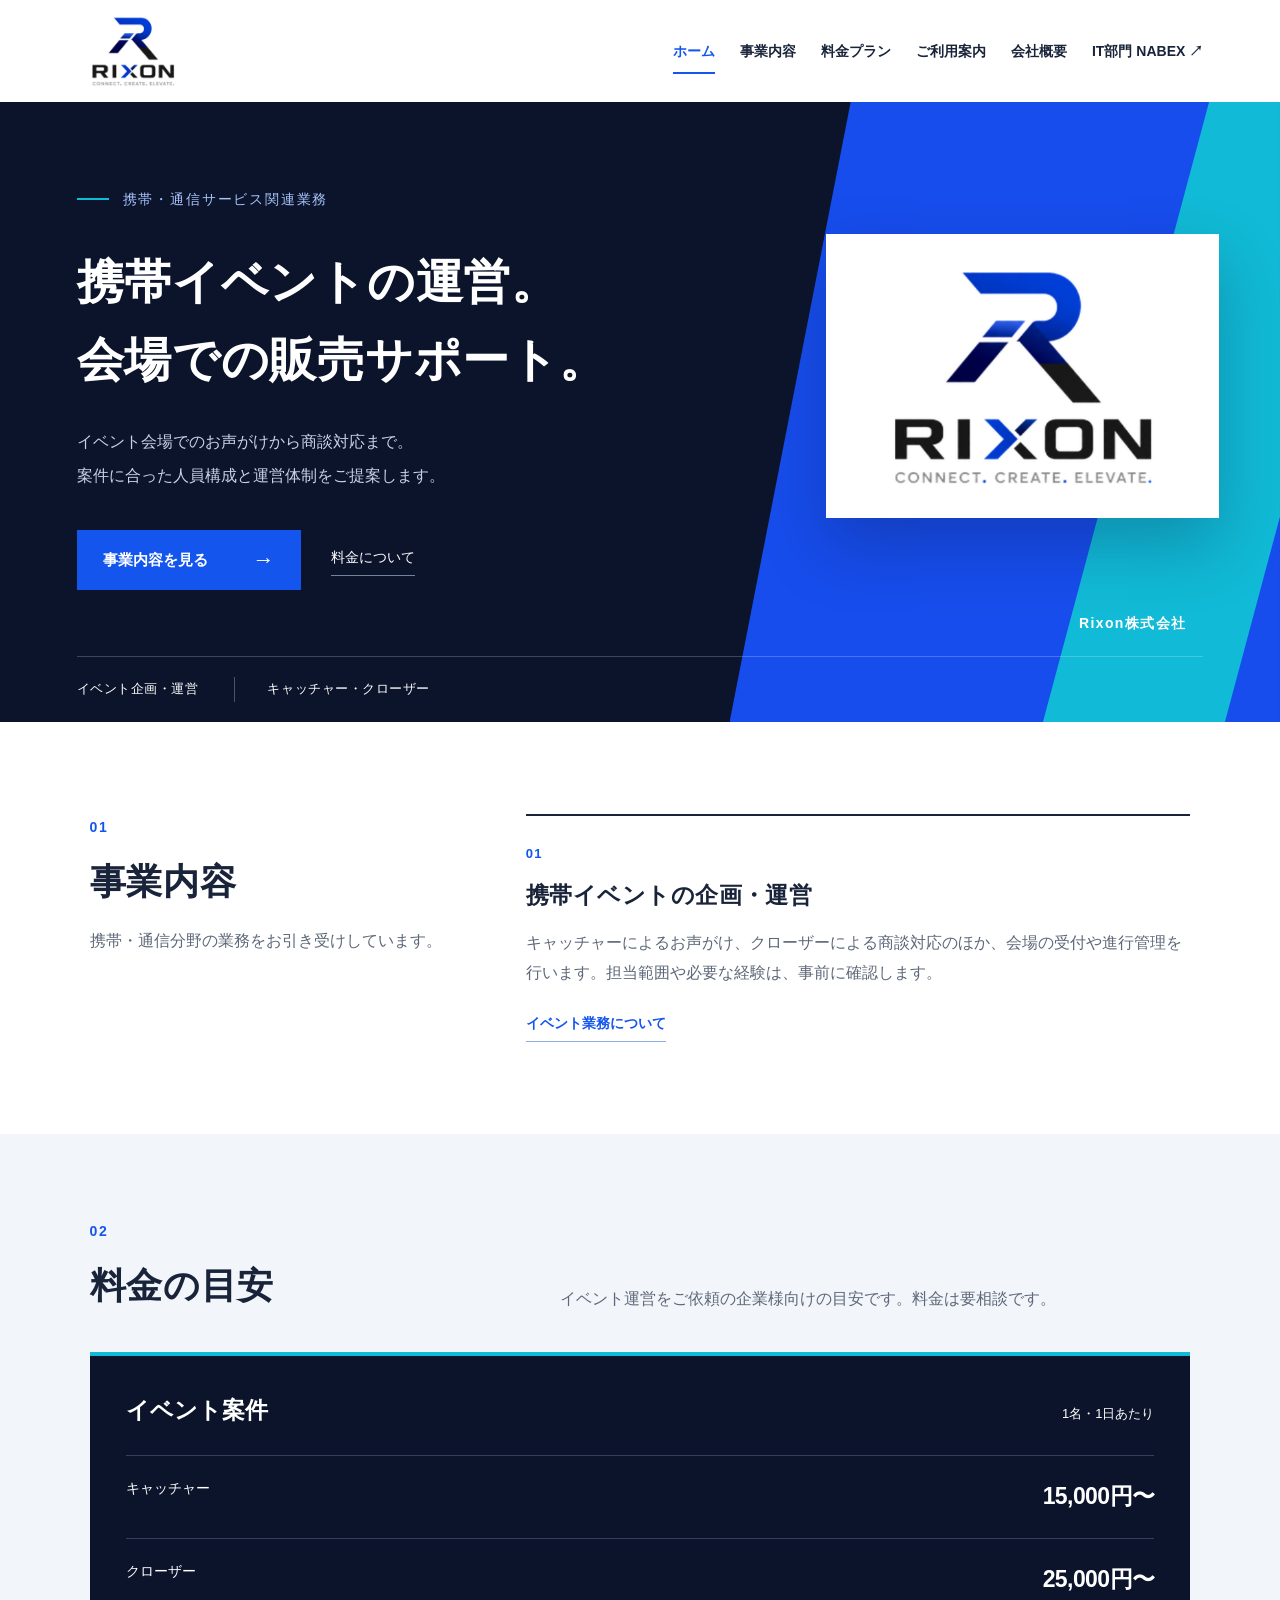
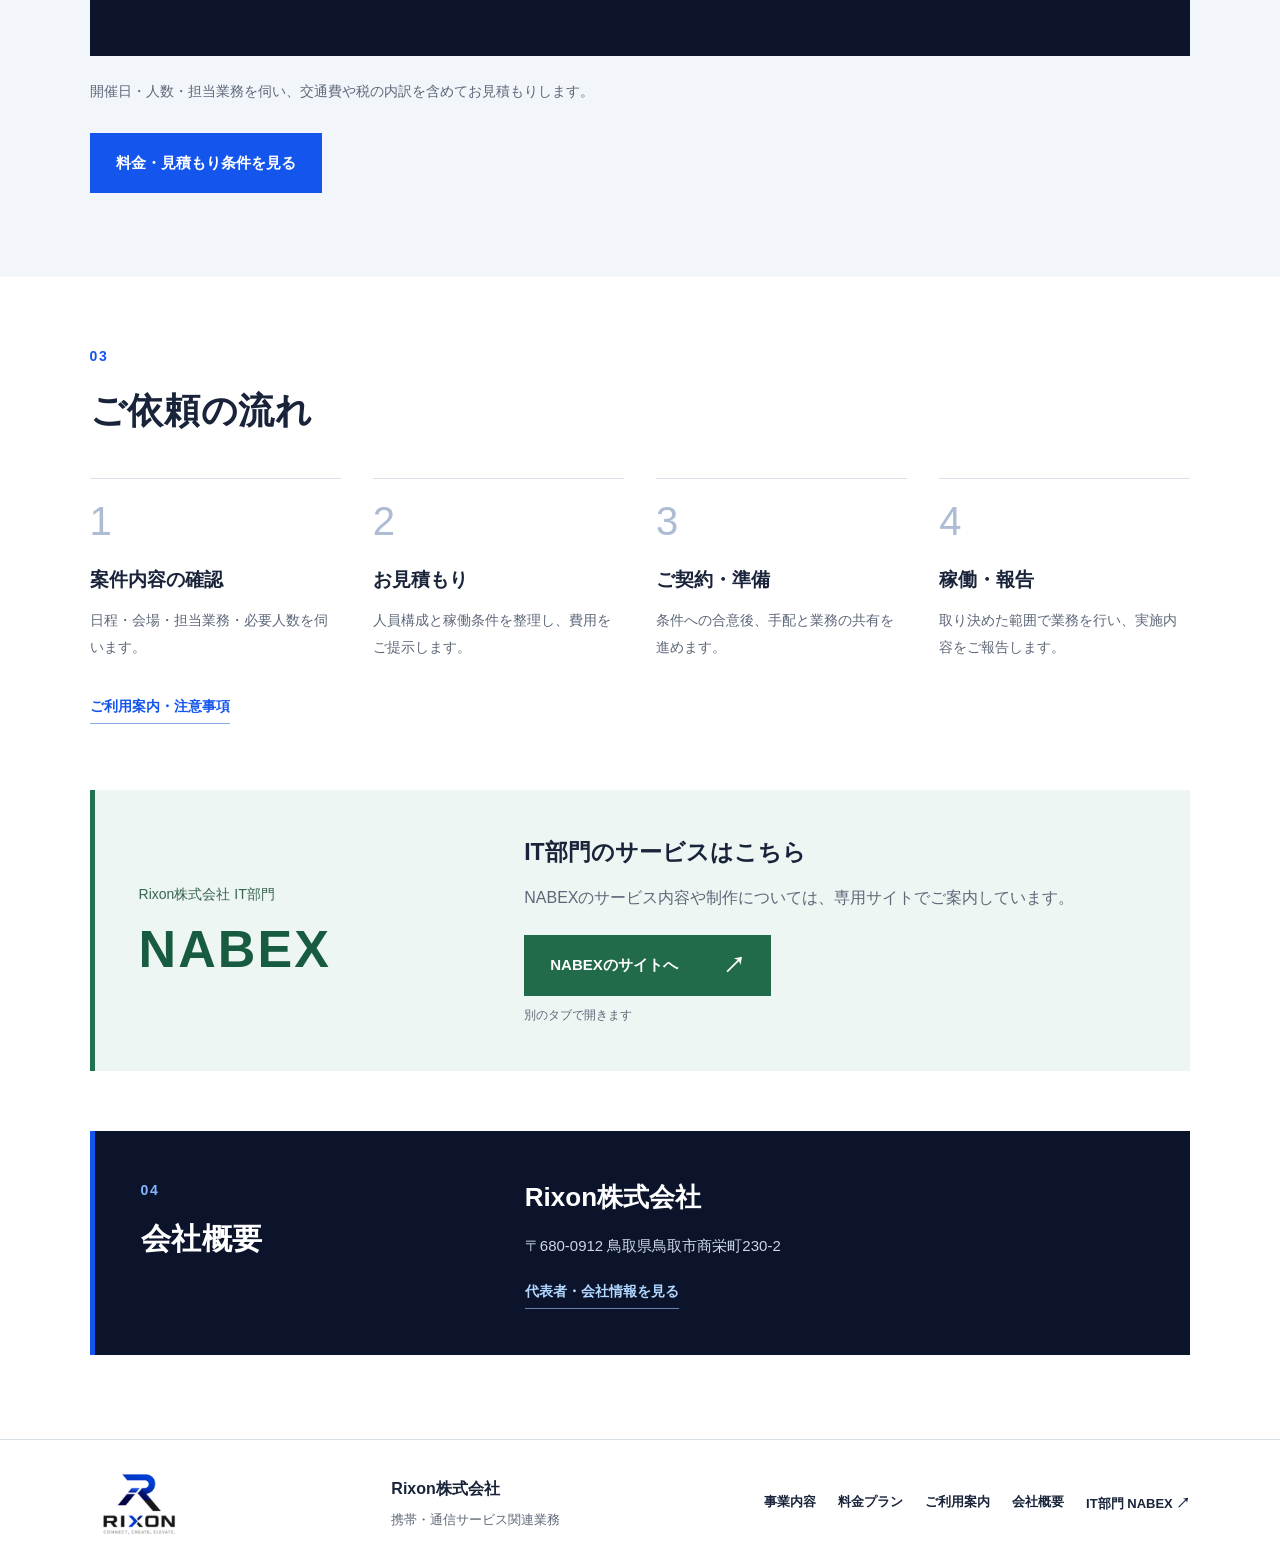
<file: index.html>
<!doctype html><html lang="ja"><head><meta charset="utf-8"><meta name="viewport" content="width=device-width,initial-scale=1"><meta http-equiv="Content-Security-Policy" content="default-src 'none'; base-uri 'none'; form-action 'none'; img-src 'self'; style-src 'self'; script-src 'self'; object-src 'none'"><meta name="referrer" content="no-referrer"><meta name="description" content="携帯・通信イベントの企画・運営、販売促進。Rixon株式会社のサービスと料金プランをご紹介します。"><title>Rixon株式会社 | 携帯イベント運営・販売業務</title><link rel="icon" type="image/png" href="rixon-mark.png"><link rel="stylesheet" href="style.css"><link rel="canonical" href="https://rixon358.com/"><script src="clean-urls.js" defer></script></head><body class="home"><a class="skip-link" href="#main">本文へ移動</a><header><a class="brand" href="./" aria-label="RIXON ホーム"><img src="rixon-logo.png" width="132" height="84" alt="RIXON — CONNECT. CREATE. ELEVATE."></a><nav aria-label="メインナビゲーション"><a href="./" aria-current="page">ホーム</a><a href="services/">事業内容</a><a href="pricing/">料金プラン</a><a href="guidelines/">ご利用案内</a><a href="company/">会社概要</a><a class="nabex-link" href="https://nabex.rixon358.com/" target="_blank" rel="noopener noreferrer" aria-label="IT部門 NABEXのサイトを新しいタブで開く">IT部門 NABEX <span aria-hidden="true">↗</span></a></nav></header><main id="main"><section class="brand-hero"><div class="hero-content"><p class="hero-category">携帯・通信サービス関連業務</p><h1>携帯イベントの運営。<br>会場での販売サポート。</h1><p class="hero-description">イベント会場でのお声がけから商談対応まで。<br>案件に合った人員構成と運営体制をご提案します。</p><div class="hero-actions"><a class="button" href="services/">事業内容を見る<span aria-hidden="true">→</span></a><a class="hero-secondary" href="pricing/">料金について</a></div></div><div class="hero-brand"><div class="logo-surface"><img src="rixon-logo.png" width="528" height="336" alt="RIXON — CONNECT. CREATE. ELEVATE."></div><span class="hero-brand-caption">Rixon株式会社</span></div><div class="hero-bottom"><span>イベント企画・運営</span><span>キャッチャー・クローザー</span></div></section>
<section class="business-overview"><div class="section-title"><span class="section-index">01</span><h2>事業内容</h2><p>携帯・通信分野の業務をお引き受けしています。</p></div><div class="business-rows"><article><h3>携帯イベントの企画・運営</h3><div><p>キャッチャーによるお声がけ、クローザーによる商談対応のほか、会場の受付や進行管理を行います。担当範囲や必要な経験は、事前に確認します。</p><a href="services/" class="text-link">イベント業務について</a></div></article></div></section>
<section class="home-rates" id="plans"><div class="section-title"><span class="section-index">02</span><h2>料金の目安</h2><p>イベント運営をご依頼の企業様向けの目安です。料金は要相談です。</p></div><div class="rate-columns event-only"><div><h3>イベント案件 <small>1名・1日あたり</small></h3><dl class="rate-list"><div><dt>キャッチャー</dt><dd>15,000円〜</dd></div><div><dt>クローザー</dt><dd>25,000円〜</dd></div></dl></div></div><p class="rate-footnote">開催日・人数・担当業務を伺い、交通費や税の内訳を含めてお見積もりします。</p><a class="button" href="pricing/">料金・見積もり条件を見る</a></section>
<section class="section flow" id="flow"><div class="section-title"><span class="section-index">03</span><h2>ご依頼の流れ</h2></div><ol class="steps"><li><span>1</span><h3>案件内容の確認</h3><p>日程・会場・担当業務・必要人数を伺います。</p></li><li><span>2</span><h3>お見積もり</h3><p>人員構成と稼働条件を整理し、費用をご提示します。</p></li><li><span>3</span><h3>ご契約・準備</h3><p>条件への合意後、手配と業務の共有を進めます。</p></li><li><span>4</span><h3>稼働・報告</h3><p>取り決めた範囲で業務を行い、実施内容をご報告します。</p></li></ol><a class="text-link" href="guidelines/">ご利用案内・注意事項</a></section>
<section class="nabex-section" id="nabex"><div class="nabex-title"><p>Rixon株式会社 IT部門</p><h2>NABEX</h2></div><div class="nabex-details"><h3>IT部門のサービスはこちら</h3><p>NABEXのサービス内容や制作については、専用サイトでご案内しています。</p><a class="button" href="https://nabex.rixon358.com/" target="_blank" rel="noopener noreferrer">NABEXのサイトへ <span aria-hidden="true">↗</span></a><span class="nabex-tab-note">別のタブで開きます</span></div></section><section class="home-company"><div><span class="section-index">04</span><h2>会社概要</h2></div><div><h3>Rixon株式会社</h3><p>〒680-0912 鳥取県鳥取市商栄町230-2</p><a class="text-link" href="company/">代表者・会社情報を見る</a></div></section></main><footer><a class="brand" href="./"><img src="rixon-logo.png" width="116" height="74" alt="RIXON"></a><div><strong>Rixon株式会社</strong><p>携帯・通信サービス関連業務</p></div><div class="footer-links"><a href="services/">事業内容</a><a href="pricing/">料金プラン</a><a href="guidelines/">ご利用案内</a><a href="company/">会社概要</a><a class="nabex-link" href="https://nabex.rixon358.com/" target="_blank" rel="noopener noreferrer" aria-label="IT部門 NABEXのサイトを新しいタブで開く">IT部門 NABEX <span aria-hidden="true">↗</span></a></div></footer></body></html>
</file>
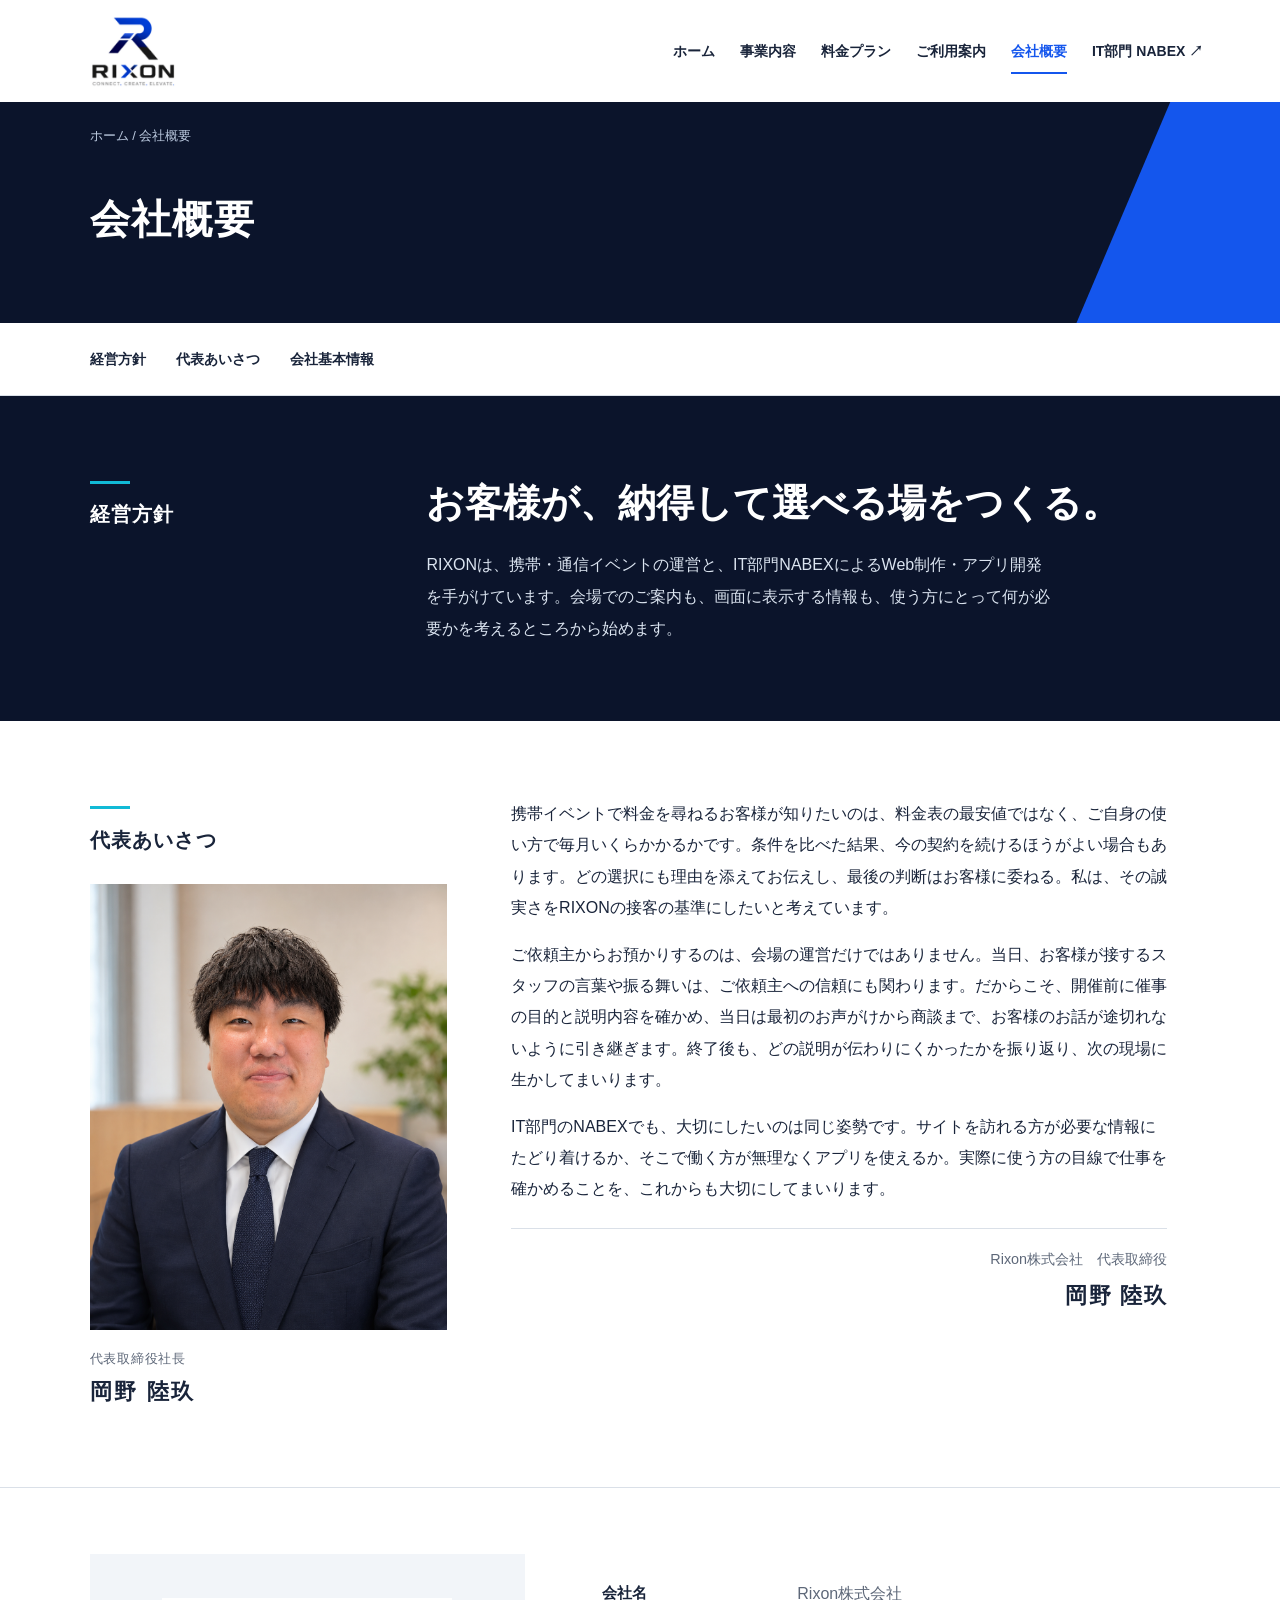
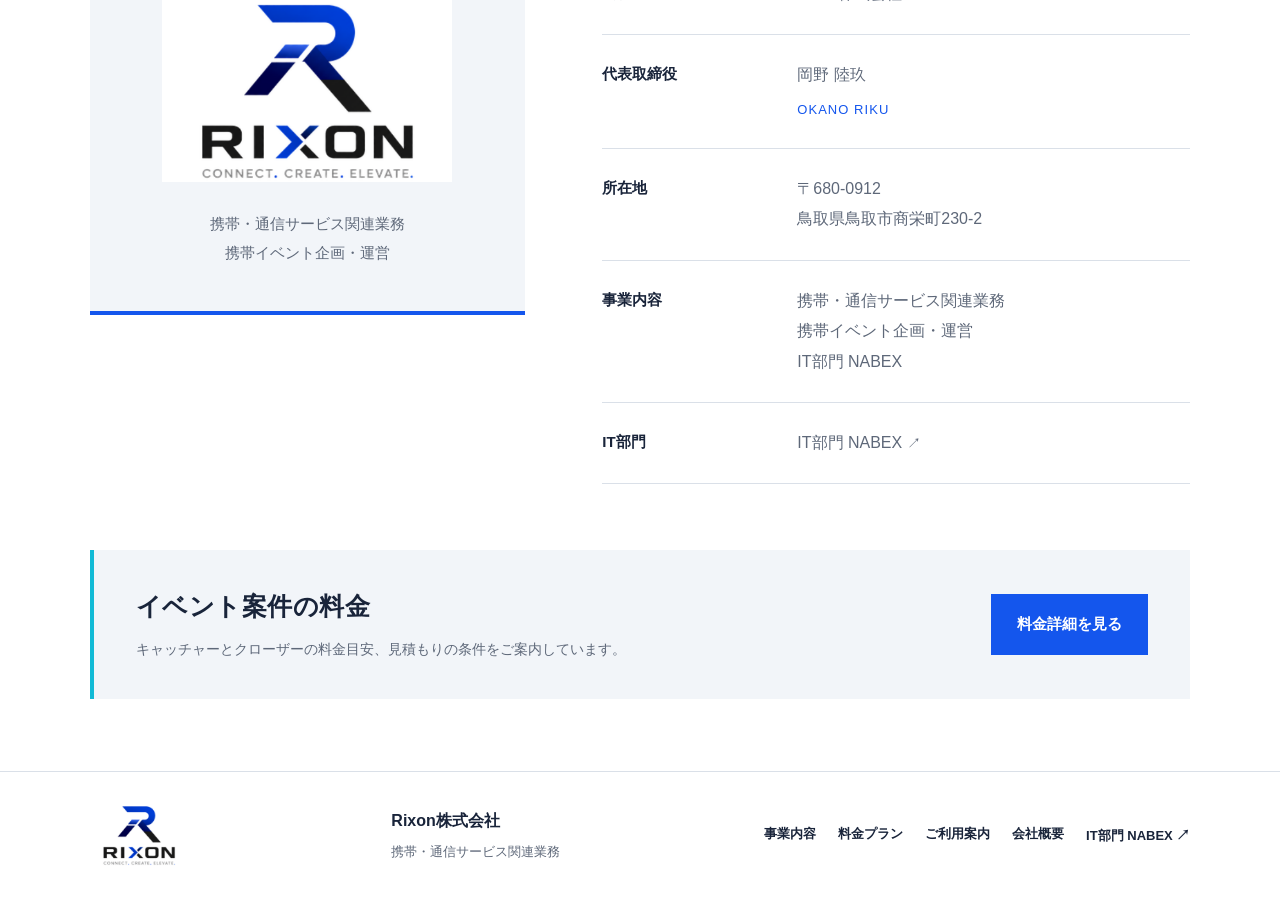
<file: company/index.html>
<!doctype html><html lang="ja"><head><meta charset="utf-8"><meta name="viewport" content="width=device-width,initial-scale=1"><meta http-equiv="Content-Security-Policy" content="default-src 'none'; base-uri 'none'; form-action 'none'; img-src 'self'; style-src 'self'; script-src 'self'; object-src 'none'"><meta name="referrer" content="no-referrer"><meta name="description" content="Rixon株式会社。代表取締役 岡野 陸玖。鳥取県鳥取市商栄町230-2。携帯・通信イベントの企画・運営。"><title>会社概要・代表取締役 | Rixon株式会社</title><link rel="icon" type="image/png" href="../rixon-mark.png"><link rel="stylesheet" href="../style.css"><link rel="canonical" href="https://rixon358.com/company/"><script src="../clean-urls.js" defer></script></head><body class="inner"><a class="skip-link" href="#main">本文へ移動</a><header><a class="brand" href="../" aria-label="RIXON ホーム"><img src="../rixon-logo.png" width="132" height="84" alt="RIXON — CONNECT. CREATE. ELEVATE."></a><nav aria-label="メインナビゲーション"><a href="../">ホーム</a><a href="../services/">事業内容</a><a href="../pricing/">料金プラン</a><a href="../guidelines/">ご利用案内</a><a href="./" aria-current="page">会社概要</a><a class="nabex-link" href="https://nabex.rixon358.com/" target="_blank" rel="noopener noreferrer" aria-label="IT部門 NABEXのサイトを新しいタブで開く">IT部門 NABEX <span aria-hidden="true">↗</span></a></nav></header><main id="main"><section class="page-intro"><div class="breadcrumbs"><a href="../">ホーム</a><span> / 会社概要</span></div><h1>会社概要</h1></section><div class="subnav" aria-label="会社概要の目次"><a href="#policy">経営方針</a><a href="#message">代表あいさつ</a><a href="#profile">会社基本情報</a></div>
<section class="company-policy" id="policy" aria-labelledby="policy-heading"><h2 id="policy-heading">経営方針</h2><div><p class="policy-line">お客様が、納得して選べる場をつくる。</p><p class="policy-intro">RIXONは、携帯・通信イベントの運営と、IT部門NABEXによるWeb制作・アプリ開発を手がけています。会場でのご案内も、画面に表示する情報も、使う方にとって何が必要かを考えるところから始めます。</p></div></section>
<section class="director-section corporate-greeting" id="message" aria-labelledby="director-title"><div class="director-profile"><h2 id="director-title">代表あいさつ</h2><figure class="director-portrait"><img src="../director-portrait.png" width="1122" height="1402" alt="Rixon株式会社 代表取締役社長 岡野 陸玖" loading="lazy" decoding="async"><figcaption><span>代表取締役社長</span><strong>岡野 陸玖</strong></figcaption></figure></div><div class="director-message">
<p>携帯イベントで料金を尋ねるお客様が知りたいのは、料金表の最安値ではなく、ご自身の使い方で毎月いくらかかるかです。条件を比べた結果、今の契約を続けるほうがよい場合もあります。どの選択にも理由を添えてお伝えし、最後の判断はお客様に委ねる。私は、その誠実さをRIXONの接客の基準にしたいと考えています。</p>
<p>ご依頼主からお預かりするのは、会場の運営だけではありません。当日、お客様が接するスタッフの言葉や振る舞いは、ご依頼主への信頼にも関わります。だからこそ、開催前に催事の目的と説明内容を確かめ、当日は最初のお声がけから商談まで、お客様のお話が途切れないように引き継ぎます。終了後も、どの説明が伝わりにくかったかを振り返り、次の現場に生かしてまいります。</p>
<p>IT部門のNABEXでも、大切にしたいのは同じ姿勢です。サイトを訪れる方が必要な情報にたどり着けるか、そこで働く方が無理なくアプリを使えるか。実際に使う方の目線で仕事を確かめることを、これからも大切にしてまいります。</p>
<p class="director-signature"><span>Rixon株式会社　代表取締役</span><strong>岡野 陸玖</strong></p></div></section><section class="section company-profile" id="profile" aria-label="会社基本情報"><div class="brand-panel"><img src="../rixon-logo.png" width="352" height="224" alt="RIXON — CONNECT. CREATE. ELEVATE."><p>携帯・通信サービス関連業務<br>携帯イベント企画・運営</p></div><dl class="wide-dl"><div><dt>会社名</dt><dd>Rixon株式会社</dd></div><div><dt>代表取締役</dt><dd>岡野 陸玖<span class="latin">OKANO RIKU</span></dd></div><div><dt>所在地</dt><dd>〒680-0912<br>鳥取県鳥取市商栄町230-2</dd></div><div><dt>事業内容</dt><dd>携帯・通信サービス関連業務<br>携帯イベント企画・運営<br>IT部門 NABEX</dd></div><div><dt>IT部門</dt><dd><a class="nabex-link" href="https://nabex.rixon358.com/" target="_blank" rel="noopener noreferrer" aria-label="IT部門 NABEXのサイトを新しいタブで開く">IT部門 NABEX <span aria-hidden="true">↗</span></a></dd></div></dl></section><aside class="page-band"><div><h2>イベント案件の料金</h2><p>キャッチャーとクローザーの料金目安、見積もりの条件をご案内しています。</p></div><a class="button" href="../pricing/">料金詳細を見る</a></aside></main><footer><a class="brand" href="../"><img src="../rixon-logo.png" width="116" height="74" alt="RIXON"></a><div><strong>Rixon株式会社</strong><p>携帯・通信サービス関連業務</p></div><div class="footer-links"><a href="../services/">事業内容</a><a href="../pricing/">料金プラン</a><a href="../guidelines/">ご利用案内</a><a href="./">会社概要</a><a class="nabex-link" href="https://nabex.rixon358.com/" target="_blank" rel="noopener noreferrer" aria-label="IT部門 NABEXのサイトを新しいタブで開く">IT部門 NABEX <span aria-hidden="true">↗</span></a></div></footer></body></html>
</file>
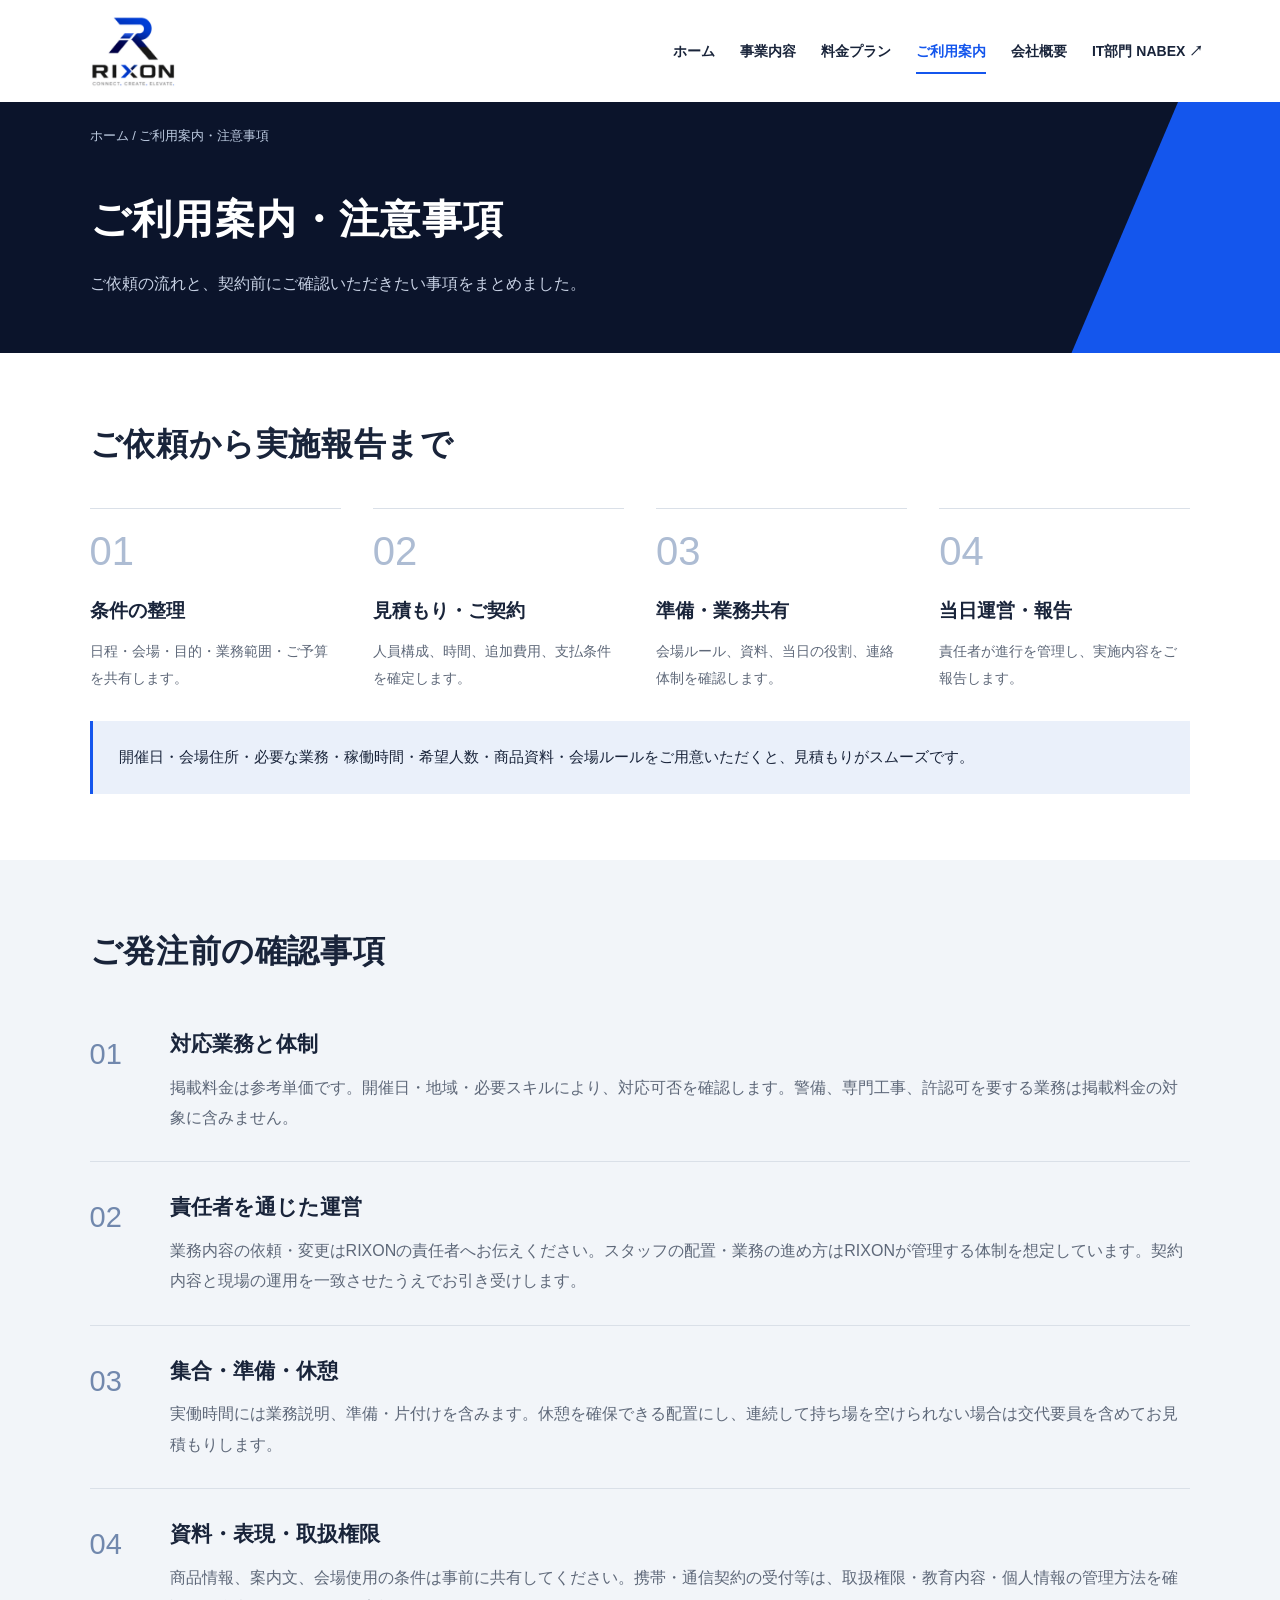
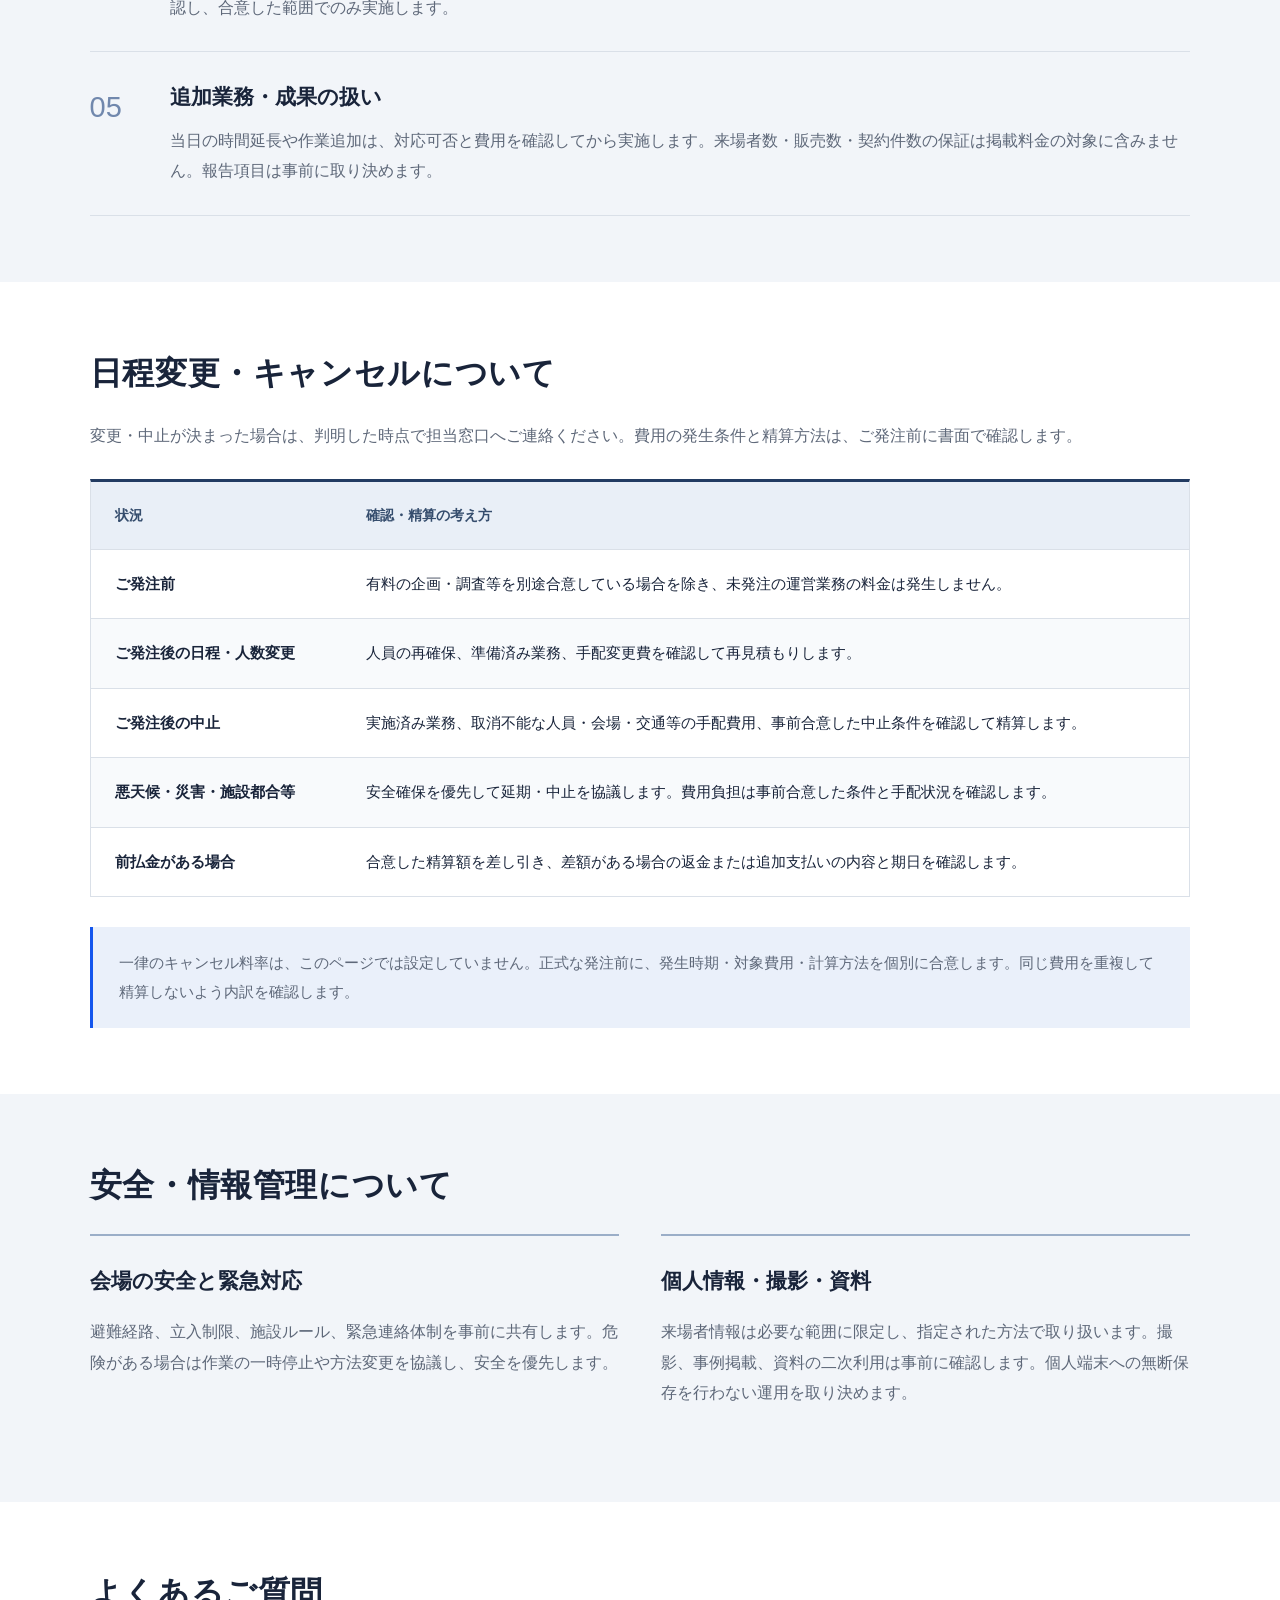
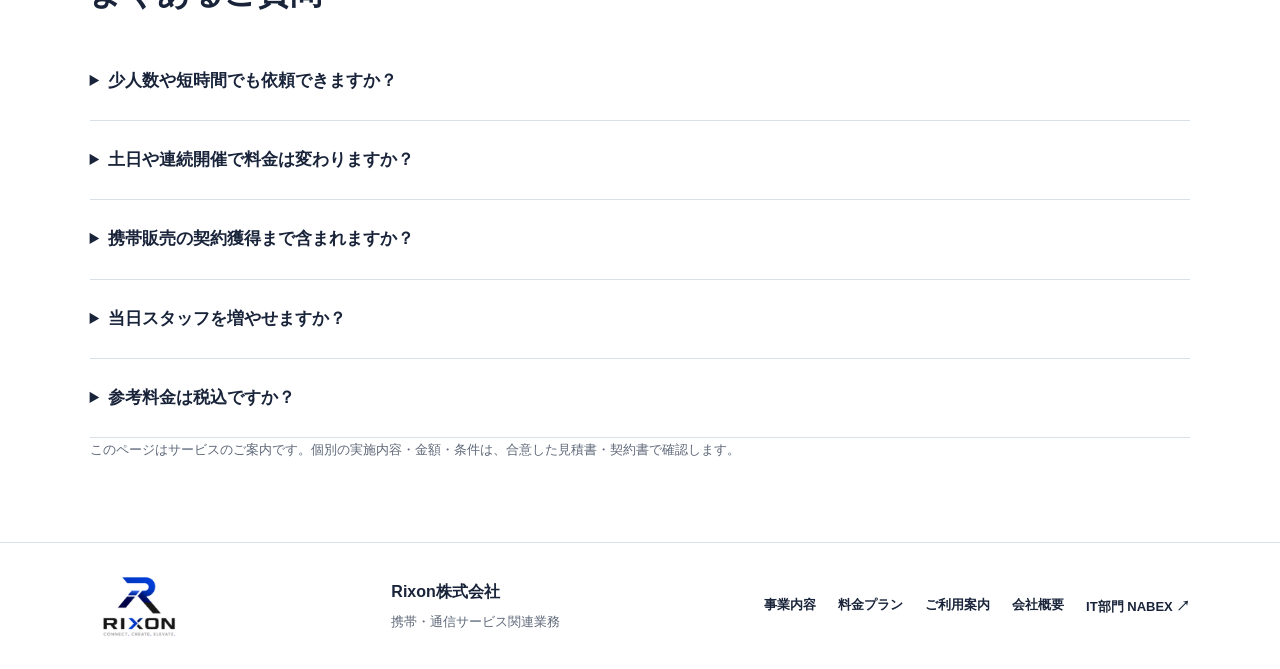
<file: guidelines/index.html>
<!doctype html><html lang="ja"><head><meta charset="utf-8"><meta name="viewport" content="width=device-width,initial-scale=1"><meta http-equiv="Content-Security-Policy" content="default-src 'none'; base-uri 'none'; form-action 'none'; img-src 'self'; style-src 'self'; script-src 'self'; object-src 'none'"><meta name="referrer" content="no-referrer"><meta name="description" content="ご依頼の流れ、事前確認、追加業務、変更・中止、安全・情報管理、よくあるご質問。"><title>ご利用案内・注意事項 | Rixon株式会社</title><link rel="icon" type="image/png" href="../rixon-mark.png"><link rel="stylesheet" href="../style.css"><link rel="canonical" href="https://rixon358.com/guidelines/"><script src="../clean-urls.js" defer></script></head><body class="inner"><a class="skip-link" href="#main">本文へ移動</a><header><a class="brand" href="../" aria-label="RIXON ホーム"><img src="../rixon-logo.png" width="132" height="84" alt="RIXON — CONNECT. CREATE. ELEVATE."></a><nav aria-label="メインナビゲーション"><a href="../">ホーム</a><a href="../services/">事業内容</a><a href="../pricing/">料金プラン</a><a href="./" aria-current="page">ご利用案内</a><a href="../company/">会社概要</a><a class="nabex-link" href="https://nabex.rixon358.com/" target="_blank" rel="noopener noreferrer" aria-label="IT部門 NABEXのサイトを新しいタブで開く">IT部門 NABEX <span aria-hidden="true">↗</span></a></nav></header><main id="main"><section class="page-intro"><div class="breadcrumbs"><a href="../">ホーム</a><span> / ご利用案内・注意事項</span></div><h1>ご利用案内・注意事項</h1><p>ご依頼の流れと、契約前にご確認いただきたい事項をまとめました。</p></section><section class="section"><h2>ご依頼から実施報告まで</h2><ol class="steps"><li><span>01</span><h3>条件の整理</h3><p>日程・会場・目的・業務範囲・ご予算を共有します。</p></li><li><span>02</span><h3>見積もり・ご契約</h3><p>人員構成、時間、追加費用、支払条件を確定します。</p></li><li><span>03</span><h3>準備・業務共有</h3><p>会場ルール、資料、当日の役割、連絡体制を確認します。</p></li><li><span>04</span><h3>当日運営・報告</h3><p>責任者が進行を管理し、実施内容をご報告します。</p></li></ol><div class="notice">開催日・会場住所・必要な業務・稼働時間・希望人数・商品資料・会場ルールをご用意いただくと、見積もりがスムーズです。</div></section>
<section class="section shaded"><h2>ご発注前の確認事項</h2><div class="numbered-terms"><article><span>01</span><div><h3>対応業務と体制</h3><p>掲載料金は参考単価です。開催日・地域・必要スキルにより、対応可否を確認します。警備、専門工事、許認可を要する業務は掲載料金の対象に含みません。</p></div></article><article><span>02</span><div><h3>責任者を通じた運営</h3><p>業務内容の依頼・変更はRIXONの責任者へお伝えください。スタッフの配置・業務の進め方はRIXONが管理する体制を想定しています。契約内容と現場の運用を一致させたうえでお引き受けします。</p></div></article><article><span>03</span><div><h3>集合・準備・休憩</h3><p>実働時間には業務説明、準備・片付けを含みます。休憩を確保できる配置にし、連続して持ち場を空けられない場合は交代要員を含めてお見積もりします。</p></div></article><article><span>04</span><div><h3>資料・表現・取扱権限</h3><p>商品情報、案内文、会場使用の条件は事前に共有してください。携帯・通信契約の受付等は、取扱権限・教育内容・個人情報の管理方法を確認し、合意した範囲でのみ実施します。</p></div></article><article><span>05</span><div><h3>追加業務・成果の扱い</h3><p>当日の時間延長や作業追加は、対応可否と費用を確認してから実施します。来場者数・販売数・契約件数の保証は掲載料金の対象に含みません。報告項目は事前に取り決めます。</p></div></article></div></section>
<section class="section" id="changes"><h2>日程変更・キャンセルについて</h2><p>変更・中止が決まった場合は、判明した時点で担当窓口へご連絡ください。費用の発生条件と精算方法は、ご発注前に書面で確認します。</p><div class="table-wrap" tabindex="0" role="region" aria-label="料金表。横にスクロールできます"><table><thead><tr><th scope="col">状況</th><th scope="col">確認・精算の考え方</th></tr></thead><tbody><tr><th scope="row">ご発注前</th><td>有料の企画・調査等を別途合意している場合を除き、未発注の運営業務の料金は発生しません。</td></tr><tr><th scope="row">ご発注後の日程・人数変更</th><td>人員の再確保、準備済み業務、手配変更費を確認して再見積もりします。</td></tr><tr><th scope="row">ご発注後の中止</th><td>実施済み業務、取消不能な人員・会場・交通等の手配費用、事前合意した中止条件を確認して精算します。</td></tr><tr><th scope="row">悪天候・災害・施設都合等</th><td>安全確保を優先して延期・中止を協議します。費用負担は事前合意した条件と手配状況を確認します。</td></tr><tr><th scope="row">前払金がある場合</th><td>合意した精算額を差し引き、差額がある場合の返金または追加支払いの内容と期日を確認します。</td></tr></tbody></table></div><p class="notice">一律のキャンセル料率は、このページでは設定していません。正式な発注前に、発生時期・対象費用・計算方法を個別に合意します。同じ費用を重複して精算しないよう内訳を確認します。</p></section>
<section class="section shaded"><h2>安全・情報管理について</h2><div class="two-columns"><article class="info-card"><h3>会場の安全と緊急対応</h3><p>避難経路、立入制限、施設ルール、緊急連絡体制を事前に共有します。危険がある場合は作業の一時停止や方法変更を協議し、安全を優先します。</p></article><article class="info-card"><h3>個人情報・撮影・資料</h3><p>来場者情報は必要な範囲に限定し、指定された方法で取り扱います。撮影、事例掲載、資料の二次利用は事前に確認します。個人端末への無断保存を行わない運用を取り決めます。</p></article></div></section>
<section class="section"><h2>よくあるご質問</h2><div class="faq"><details><summary>少人数や短時間でも依頼できますか？</summary><p>イベント料金は1名・1日あたりの参考単価です。少人数・短時間での対応可否や料金は、業務範囲と管理体制を確認して個別に検討します。</p></details><details><summary>土日や連続開催で料金は変わりますか？</summary><p>掲載料金は参考単価です。日程・人員の確保状況により追加費用が必要な場合は正式見積もりに明記します。連続開催は日数分が基本で、自動割引ではありません。</p></details><details><summary>携帯販売の契約獲得まで含まれますか？</summary><p>クローザーは商談・契約獲得に関わる対応を想定しています。契約受付・登録処理等を含む具体的な範囲と必要な権限・教育を確認し、正式見積もりに明記します。契約件数の保証はありません。</p></details><details><summary>当日スタッフを増やせますか？</summary><p>人員確保が必要なため、当日の増員は保証できません。人数の変更が見込まれる場合は早めにご相談ください。</p></details><details><summary>参考料金は税込ですか？</summary><p>掲載額の税区分は確認中です。正式見積書で税込・税別と請求総額を明記し、ご発注前に確認します。</p></details></div><p class="note">このページはサービスのご案内です。個別の実施内容・金額・条件は、合意した見積書・契約書で確認します。</p></section></main><footer><a class="brand" href="../"><img src="../rixon-logo.png" width="116" height="74" alt="RIXON"></a><div><strong>Rixon株式会社</strong><p>携帯・通信サービス関連業務</p></div><div class="footer-links"><a href="../services/">事業内容</a><a href="../pricing/">料金プラン</a><a href="./">ご利用案内</a><a href="../company/">会社概要</a><a class="nabex-link" href="https://nabex.rixon358.com/" target="_blank" rel="noopener noreferrer" aria-label="IT部門 NABEXのサイトを新しいタブで開く">IT部門 NABEX <span aria-hidden="true">↗</span></a></div></footer></body></html>
</file>
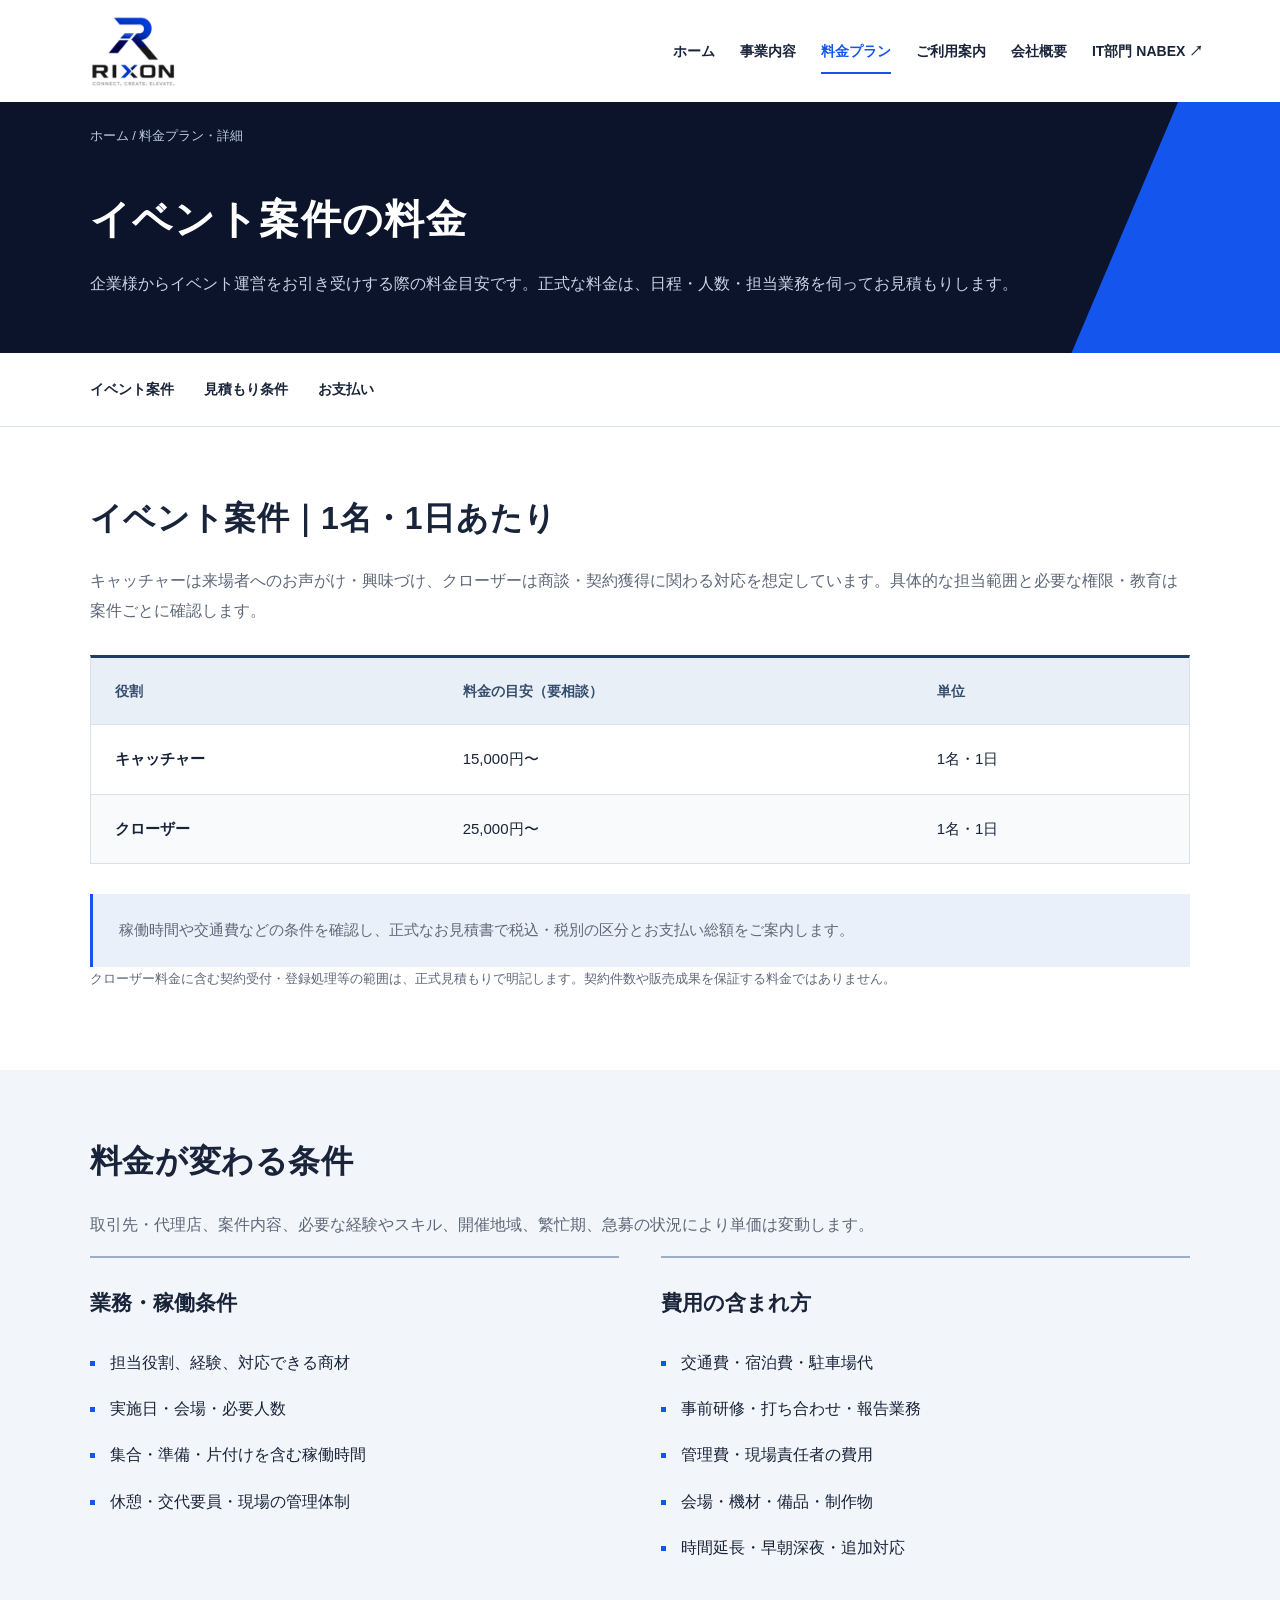
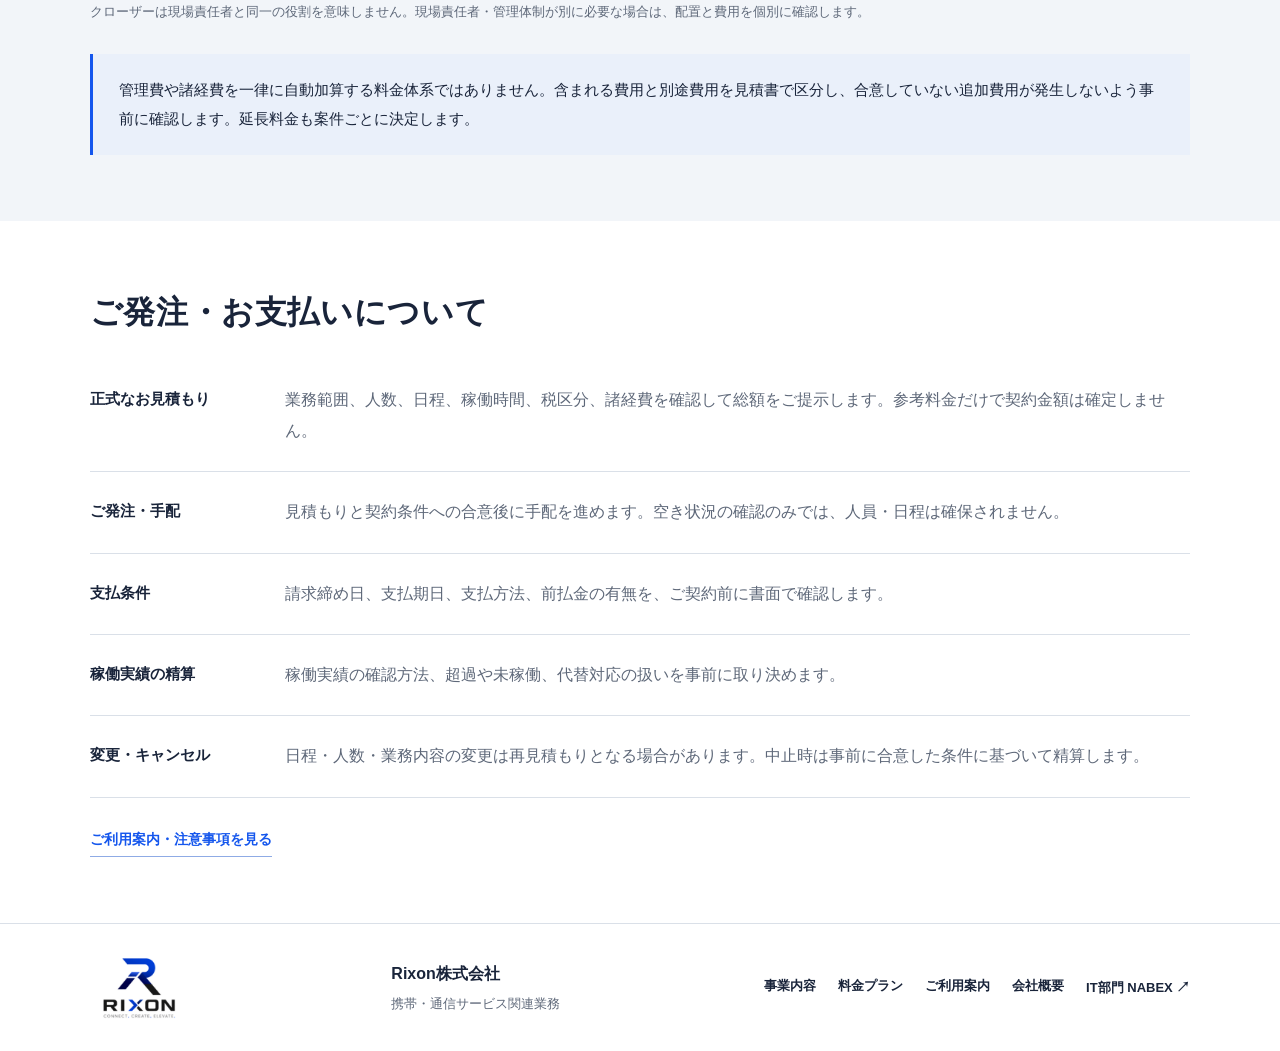
<file: pricing/index.html>
<!doctype html><html lang="ja"><head><meta charset="utf-8"><meta name="viewport" content="width=device-width,initial-scale=1"><meta http-equiv="Content-Security-Policy" content="default-src 'none'; base-uri 'none'; form-action 'none'; img-src 'self'; style-src 'self'; script-src 'self'; object-src 'none'"><meta name="referrer" content="no-referrer"><meta name="description" content="法人向けイベント運営の参考料金は、1名・1日あたりキャッチャー15,000円〜、クローザー25,000円〜。正式な料金は案件ごとにご相談のうえお見積もりします。"><title>料金プラン・詳細 | Rixon株式会社</title><link rel="icon" type="image/png" href="../rixon-mark.png"><link rel="stylesheet" href="../style.css"><link rel="canonical" href="https://rixon358.com/pricing/"><script src="../clean-urls.js" defer></script></head><body class="inner"><a class="skip-link" href="#main">本文へ移動</a><header><a class="brand" href="../" aria-label="RIXON ホーム"><img src="../rixon-logo.png" width="132" height="84" alt="RIXON — CONNECT. CREATE. ELEVATE."></a><nav aria-label="メインナビゲーション"><a href="../">ホーム</a><a href="../services/">事業内容</a><a href="./" aria-current="page">料金プラン</a><a href="../guidelines/">ご利用案内</a><a href="../company/">会社概要</a><a class="nabex-link" href="https://nabex.rixon358.com/" target="_blank" rel="noopener noreferrer" aria-label="IT部門 NABEXのサイトを新しいタブで開く">IT部門 NABEX <span aria-hidden="true">↗</span></a></nav></header><main id="main"><section class="page-intro"><div class="breadcrumbs"><a href="../">ホーム</a><span> / 料金プラン・詳細</span></div><h1>イベント案件の料金</h1><p>企業様からイベント運営をお引き受けする際の料金目安です。正式な料金は、日程・人数・担当業務を伺ってお見積もりします。</p></section><div class="subnav"><a href="#event">イベント案件</a><a href="#included">見積もり条件</a><a href="#payment">お支払い</a></div><section class="section detail-section" id="event"><h2>イベント案件｜1名・1日あたり</h2><p>キャッチャーは来場者へのお声がけ・興味づけ、クローザーは商談・契約獲得に関わる対応を想定しています。具体的な担当範囲と必要な権限・教育は案件ごとに確認します。</p><div class="table-wrap" tabindex="0" role="region" aria-label="参考料金表。横にスクロールできます"><table><thead><tr><th scope="col">役割</th><th scope="col">料金の目安（要相談）</th><th scope="col">単位</th></tr></thead><tbody><tr><th scope="row">キャッチャー</th><td>15,000円〜</td><td>1名・1日</td></tr><tr><th scope="row">クローザー</th><td>25,000円〜</td><td>1名・1日</td></tr></tbody></table></div><p class="notice">稼働時間や交通費などの条件を確認し、正式なお見積書で税込・税別の区分とお支払い総額をご案内します。</p><p class="note">クローザー料金に含む契約受付・登録処理等の範囲は、正式見積もりで明記します。契約件数や販売成果を保証する料金ではありません。</p></section><section class="section shaded" id="included"><h2>料金が変わる条件</h2><p>取引先・代理店、案件内容、必要な経験やスキル、開催地域、繁忙期、急募の状況により単価は変動します。</p><div class="two-columns"><article class="info-card"><h3>業務・稼働条件</h3><ul class="check-list"><li>担当役割、経験、対応できる商材</li><li>実施日・会場・必要人数</li><li>集合・準備・片付けを含む稼働時間</li><li>休憩・交代要員・現場の管理体制</li></ul></article><article class="info-card"><h3>費用の含まれ方</h3><ul class="check-list"><li>交通費・宿泊費・駐車場代</li><li>事前研修・打ち合わせ・報告業務</li><li>管理費・現場責任者の費用</li><li>会場・機材・備品・制作物</li><li>時間延長・早朝深夜・追加対応</li></ul></article></div><p class="note">クローザーは現場責任者と同一の役割を意味しません。現場責任者・管理体制が別に必要な場合は、配置と費用を個別に確認します。</p><div class="notice">管理費や諸経費を一律に自動加算する料金体系ではありません。含まれる費用と別途費用を見積書で区分し、合意していない追加費用が発生しないよう事前に確認します。延長料金も案件ごとに決定します。</div></section><section class="section" id="payment"><h2>ご発注・お支払いについて</h2><dl class="wide-dl"><div><dt>正式なお見積もり</dt><dd>業務範囲、人数、日程、稼働時間、税区分、諸経費を確認して総額をご提示します。参考料金だけで契約金額は確定しません。</dd></div><div><dt>ご発注・手配</dt><dd>見積もりと契約条件への合意後に手配を進めます。空き状況の確認のみでは、人員・日程は確保されません。</dd></div><div><dt>支払条件</dt><dd>請求締め日、支払期日、支払方法、前払金の有無を、ご契約前に書面で確認します。</dd></div><div><dt>稼働実績の精算</dt><dd>稼働実績の確認方法、超過や未稼働、代替対応の扱いを事前に取り決めます。</dd></div><div><dt>変更・キャンセル</dt><dd>日程・人数・業務内容の変更は再見積もりとなる場合があります。中止時は事前に合意した条件に基づいて精算します。</dd></div></dl><a class="text-link" href="../guidelines/#changes">ご利用案内・注意事項を見る</a></section></main><footer><a class="brand" href="../"><img src="../rixon-logo.png" width="116" height="74" alt="RIXON"></a><div><strong>Rixon株式会社</strong><p>携帯・通信サービス関連業務</p></div><div class="footer-links"><a href="../services/">事業内容</a><a href="./">料金プラン</a><a href="../guidelines/">ご利用案内</a><a href="../company/">会社概要</a><a class="nabex-link" href="https://nabex.rixon358.com/" target="_blank" rel="noopener noreferrer" aria-label="IT部門 NABEXのサイトを新しいタブで開く">IT部門 NABEX <span aria-hidden="true">↗</span></a></div></footer></body></html>
</file>
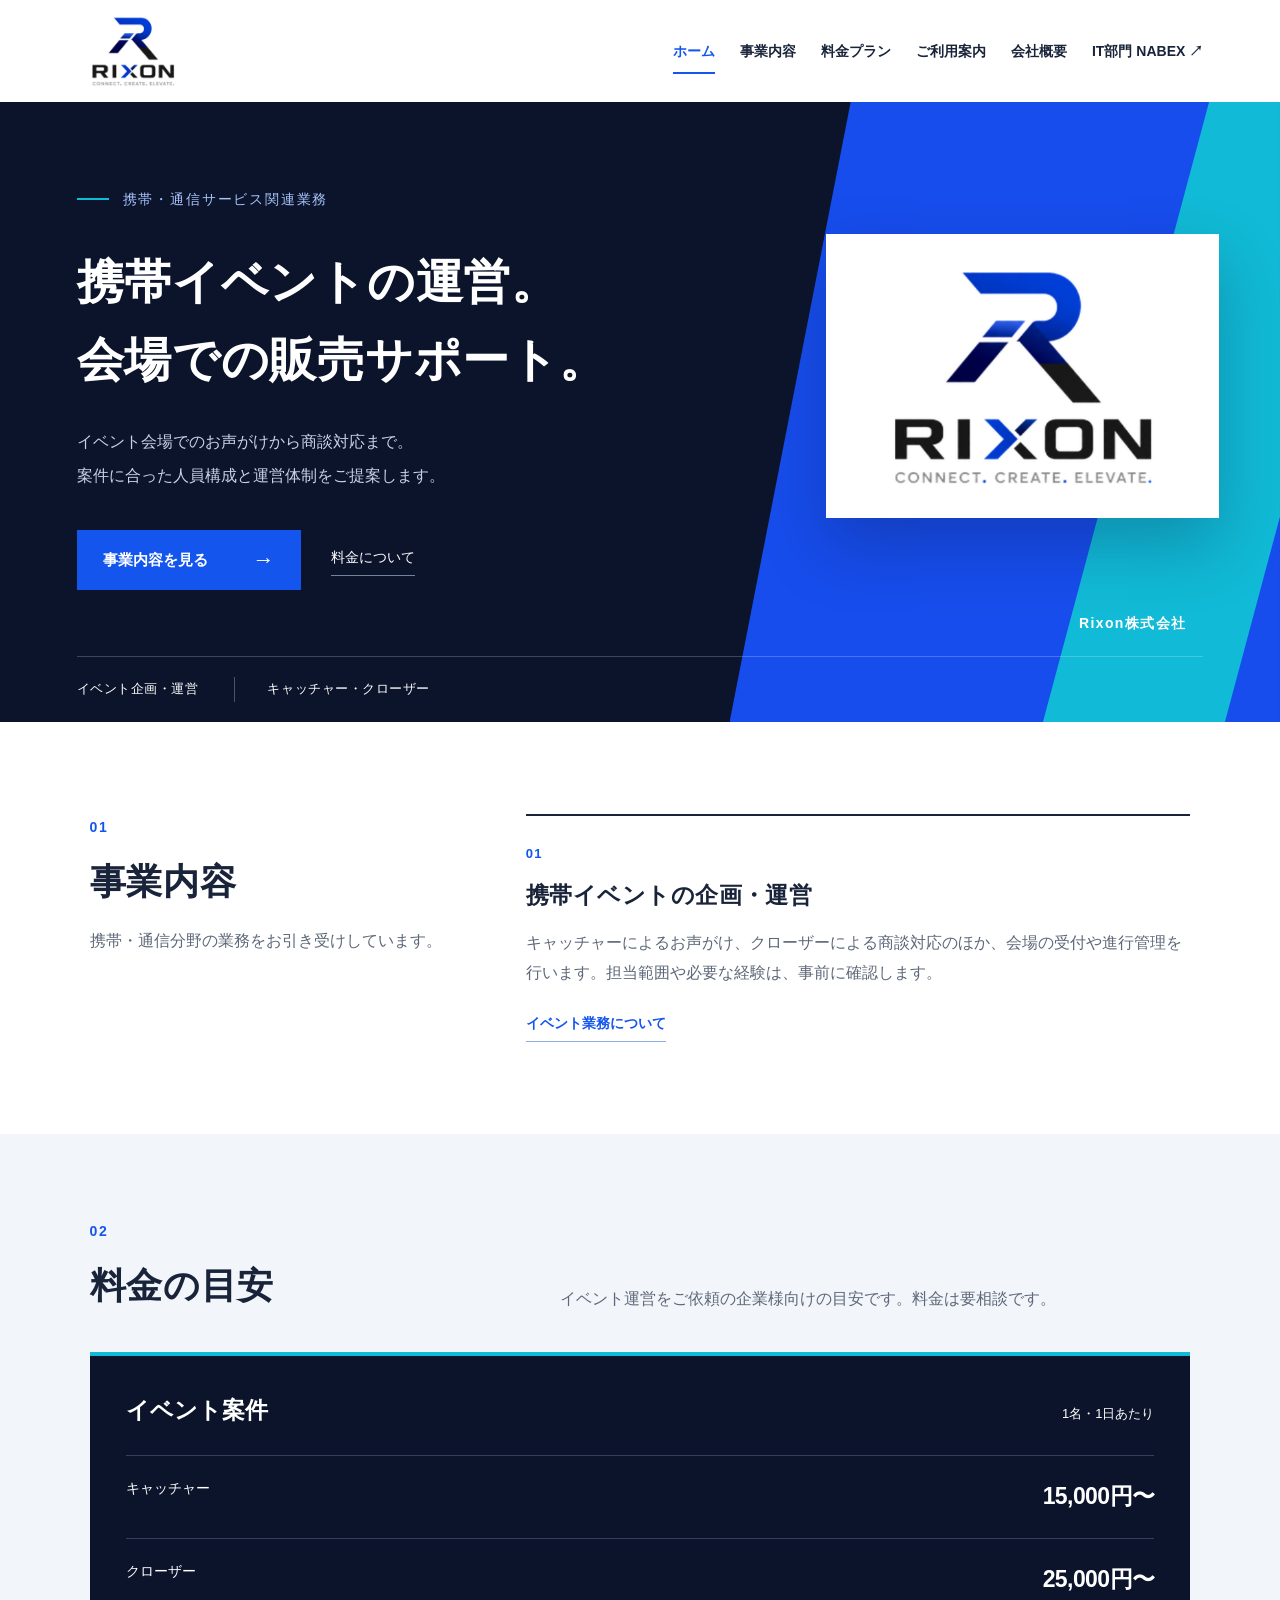
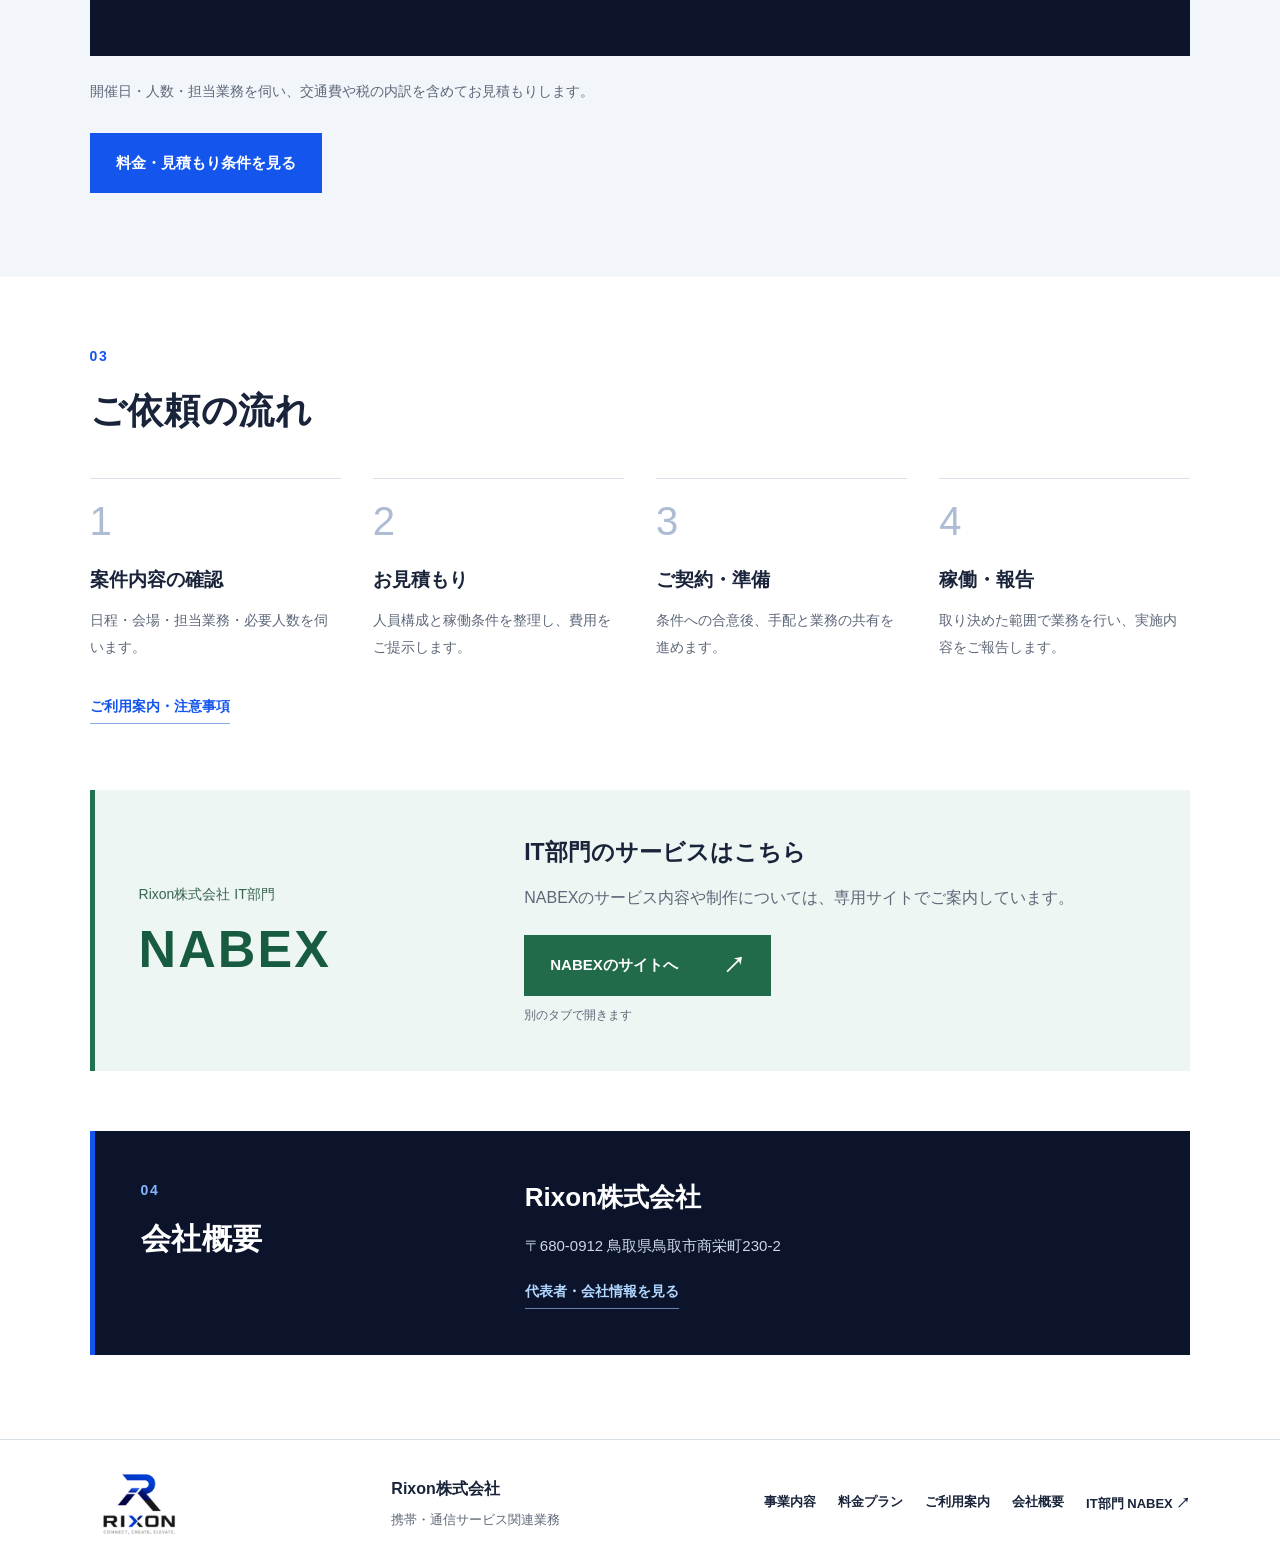
<file: RIXON_GitHub/index.html>
<!doctype html><html lang="ja"><head><meta charset="utf-8"><meta name="viewport" content="width=device-width,initial-scale=1"><meta name="description" content="携帯・通信イベントの企画・運営、販売促進。Rixon株式会社のサービスと料金プランをご紹介します。"><title>Rixon株式会社 | 携帯イベント運営・販売業務</title><link rel="icon" type="image/png" href="rixon-mark.png"><link rel="stylesheet" href="style.css"></head><body class="home"><a class="skip-link" href="#main">本文へ移動</a><header><a class="brand" href="index.html" aria-label="RIXON ホーム"><img src="rixon-logo.png" width="132" height="84" alt="RIXON — CONNECT. CREATE. ELEVATE."></a><nav aria-label="メインナビゲーション"><a href="index.html" aria-current="page">ホーム</a><a href="services/index.html">事業内容</a><a href="pricing/index.html">料金プラン</a><a href="guidelines/index.html">ご利用案内</a><a href="company/index.html">会社概要</a><a class="nabex-link" href="https://nabex.bakaito3211245.chatgpt.site/" target="_blank" rel="noopener noreferrer" aria-label="IT部門 NABEXのサイトを新しいタブで開く">IT部門 NABEX <span aria-hidden="true">↗</span></a></nav></header><main id="main"><section class="brand-hero"><div class="hero-content"><p class="hero-category">携帯・通信サービス関連業務</p><h1>携帯イベントの運営。<br>会場での販売サポート。</h1><p class="hero-description">イベント会場でのお声がけから商談対応まで。<br>案件に合った人員構成と運営体制をご提案します。</p><div class="hero-actions"><a class="button" href="services/index.html">事業内容を見る<span aria-hidden="true">→</span></a><a class="hero-secondary" href="pricing/index.html">料金について</a></div></div><div class="hero-brand"><div class="logo-surface"><img src="rixon-logo.png" width="528" height="336" alt="RIXON — CONNECT. CREATE. ELEVATE."></div><span class="hero-brand-caption">Rixon株式会社</span></div><div class="hero-bottom"><span>イベント企画・運営</span><span>キャッチャー・クローザー</span></div></section>
<section class="business-overview"><div class="section-title"><span class="section-index">01</span><h2>事業内容</h2><p>携帯・通信分野の業務をお引き受けしています。</p></div><div class="business-rows"><article><h3>携帯イベントの企画・運営</h3><div><p>キャッチャーによるお声がけ、クローザーによる商談対応のほか、会場の受付や進行管理を行います。担当範囲や必要な経験は、事前に確認します。</p><a href="services/index.html" class="text-link">イベント業務について</a></div></article></div></section>
<section class="home-rates" id="plans"><div class="section-title"><span class="section-index">02</span><h2>料金の目安</h2><p>イベント運営をご依頼の企業様向けの目安です。料金は要相談です。</p></div><div class="rate-columns event-only"><div><h3>イベント案件 <small>1名・1日あたり</small></h3><dl class="rate-list"><div><dt>キャッチャー</dt><dd>15,000円〜</dd></div><div><dt>クローザー</dt><dd>25,000円〜</dd></div></dl></div></div><p class="rate-footnote">開催日・人数・担当業務を伺い、交通費や税の内訳を含めてお見積もりします。</p><a class="button" href="pricing/index.html">料金・見積もり条件を見る</a></section>
<section class="section flow" id="flow"><div class="section-title"><span class="section-index">03</span><h2>ご依頼の流れ</h2></div><ol class="steps"><li><span>1</span><h3>案件内容の確認</h3><p>日程・会場・担当業務・必要人数を伺います。</p></li><li><span>2</span><h3>お見積もり</h3><p>人員構成と稼働条件を整理し、費用をご提示します。</p></li><li><span>3</span><h3>ご契約・準備</h3><p>条件への合意後、手配と業務の共有を進めます。</p></li><li><span>4</span><h3>稼働・報告</h3><p>取り決めた範囲で業務を行い、実施内容をご報告します。</p></li></ol><a class="text-link" href="guidelines/index.html">ご利用案内・注意事項</a></section>
<section class="nabex-section" id="nabex"><div class="nabex-title"><p>Rixon株式会社 IT部門</p><h2>NABEX</h2></div><div class="nabex-details"><h3>IT部門のサービスはこちら</h3><p>NABEXのサービス内容や制作については、専用サイトでご案内しています。</p><a class="button" href="https://nabex.bakaito3211245.chatgpt.site/" target="_blank" rel="noopener noreferrer">NABEXのサイトへ <span aria-hidden="true">↗</span></a><span class="nabex-tab-note">別のタブで開きます</span></div></section><section class="home-company"><div><span class="section-index">04</span><h2>会社概要</h2></div><div><h3>Rixon株式会社</h3><p>〒680-0912 鳥取県鳥取市商栄町230-2</p><a class="text-link" href="company/index.html">代表者・会社情報を見る</a></div></section></main><footer><a class="brand" href="index.html"><img src="rixon-logo.png" width="116" height="74" alt="RIXON"></a><div><strong>Rixon株式会社</strong><p>携帯・通信サービス関連業務</p></div><div class="footer-links"><a href="services/index.html">事業内容</a><a href="pricing/index.html">料金プラン</a><a href="guidelines/index.html">ご利用案内</a><a href="company/index.html">会社概要</a><a class="nabex-link" href="https://nabex.bakaito3211245.chatgpt.site/" target="_blank" rel="noopener noreferrer" aria-label="IT部門 NABEXのサイトを新しいタブで開く">IT部門 NABEX <span aria-hidden="true">↗</span></a></div></footer></body></html>
</file>
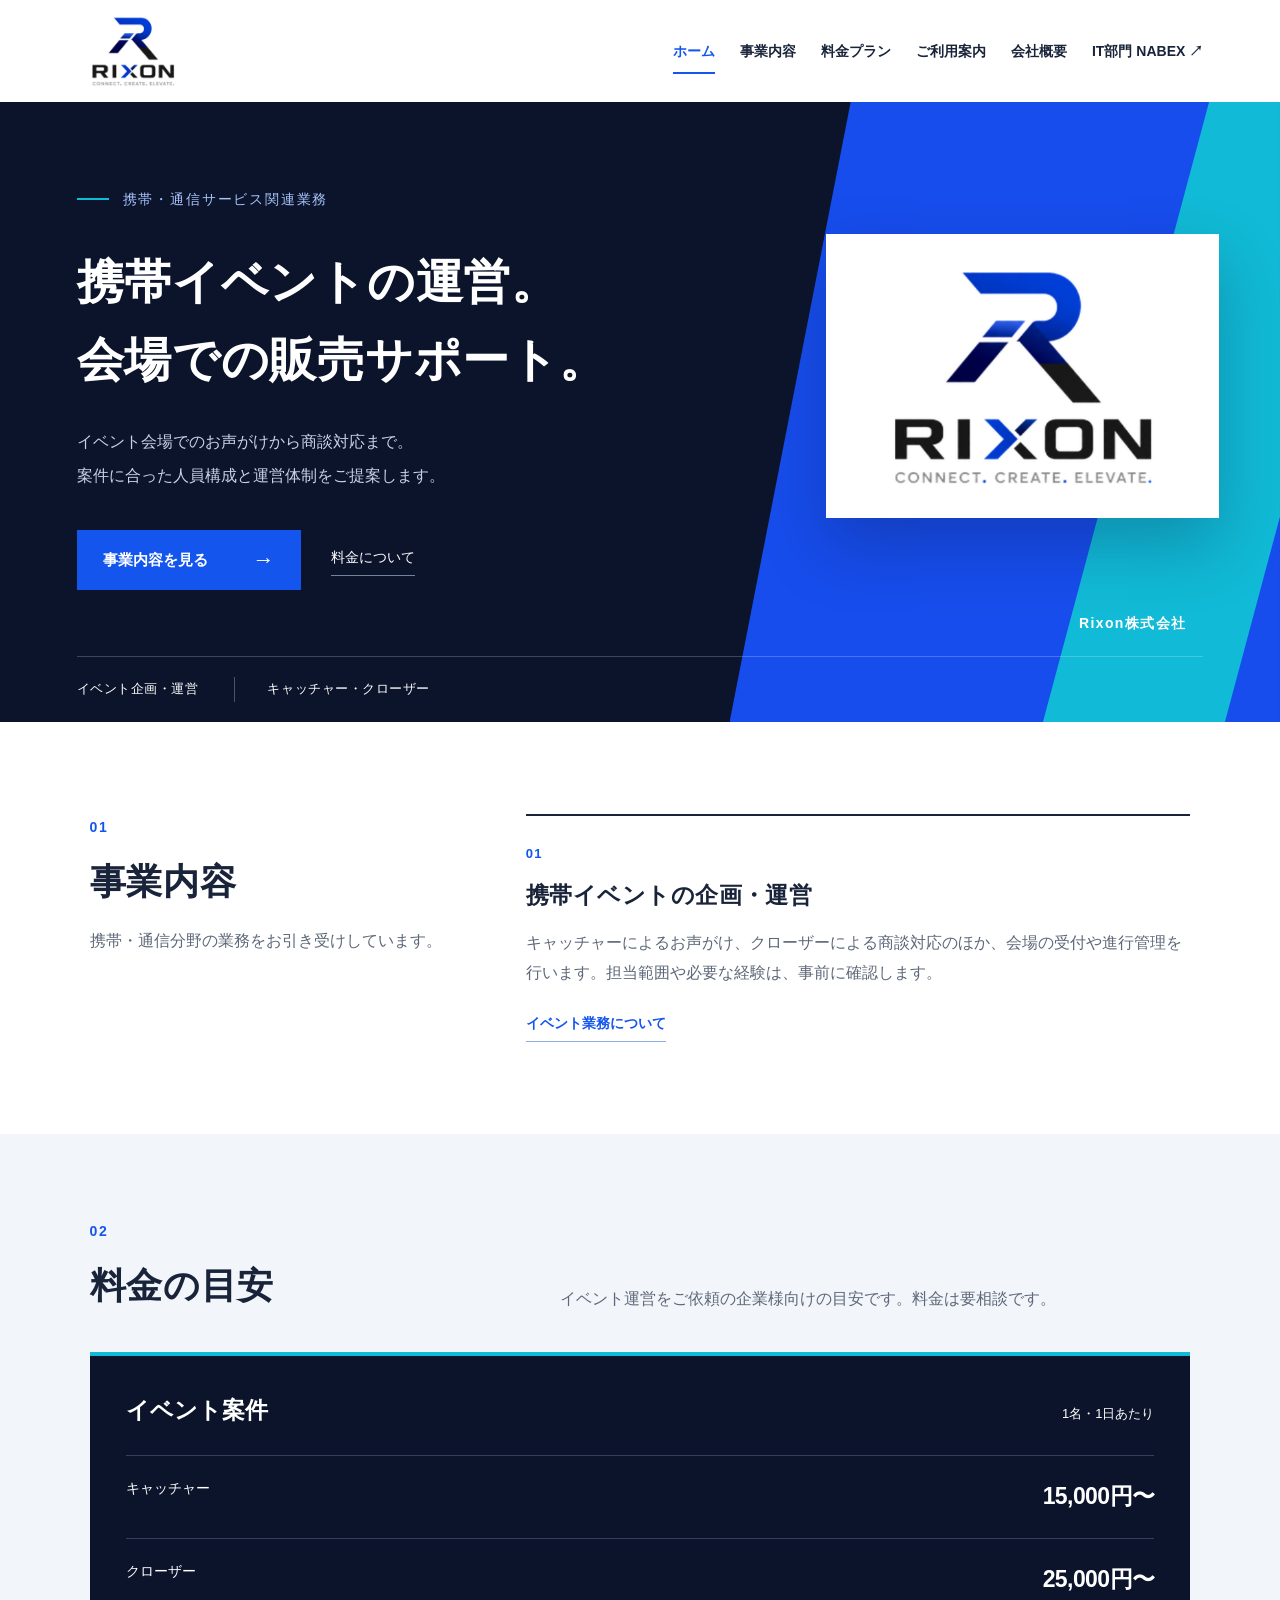
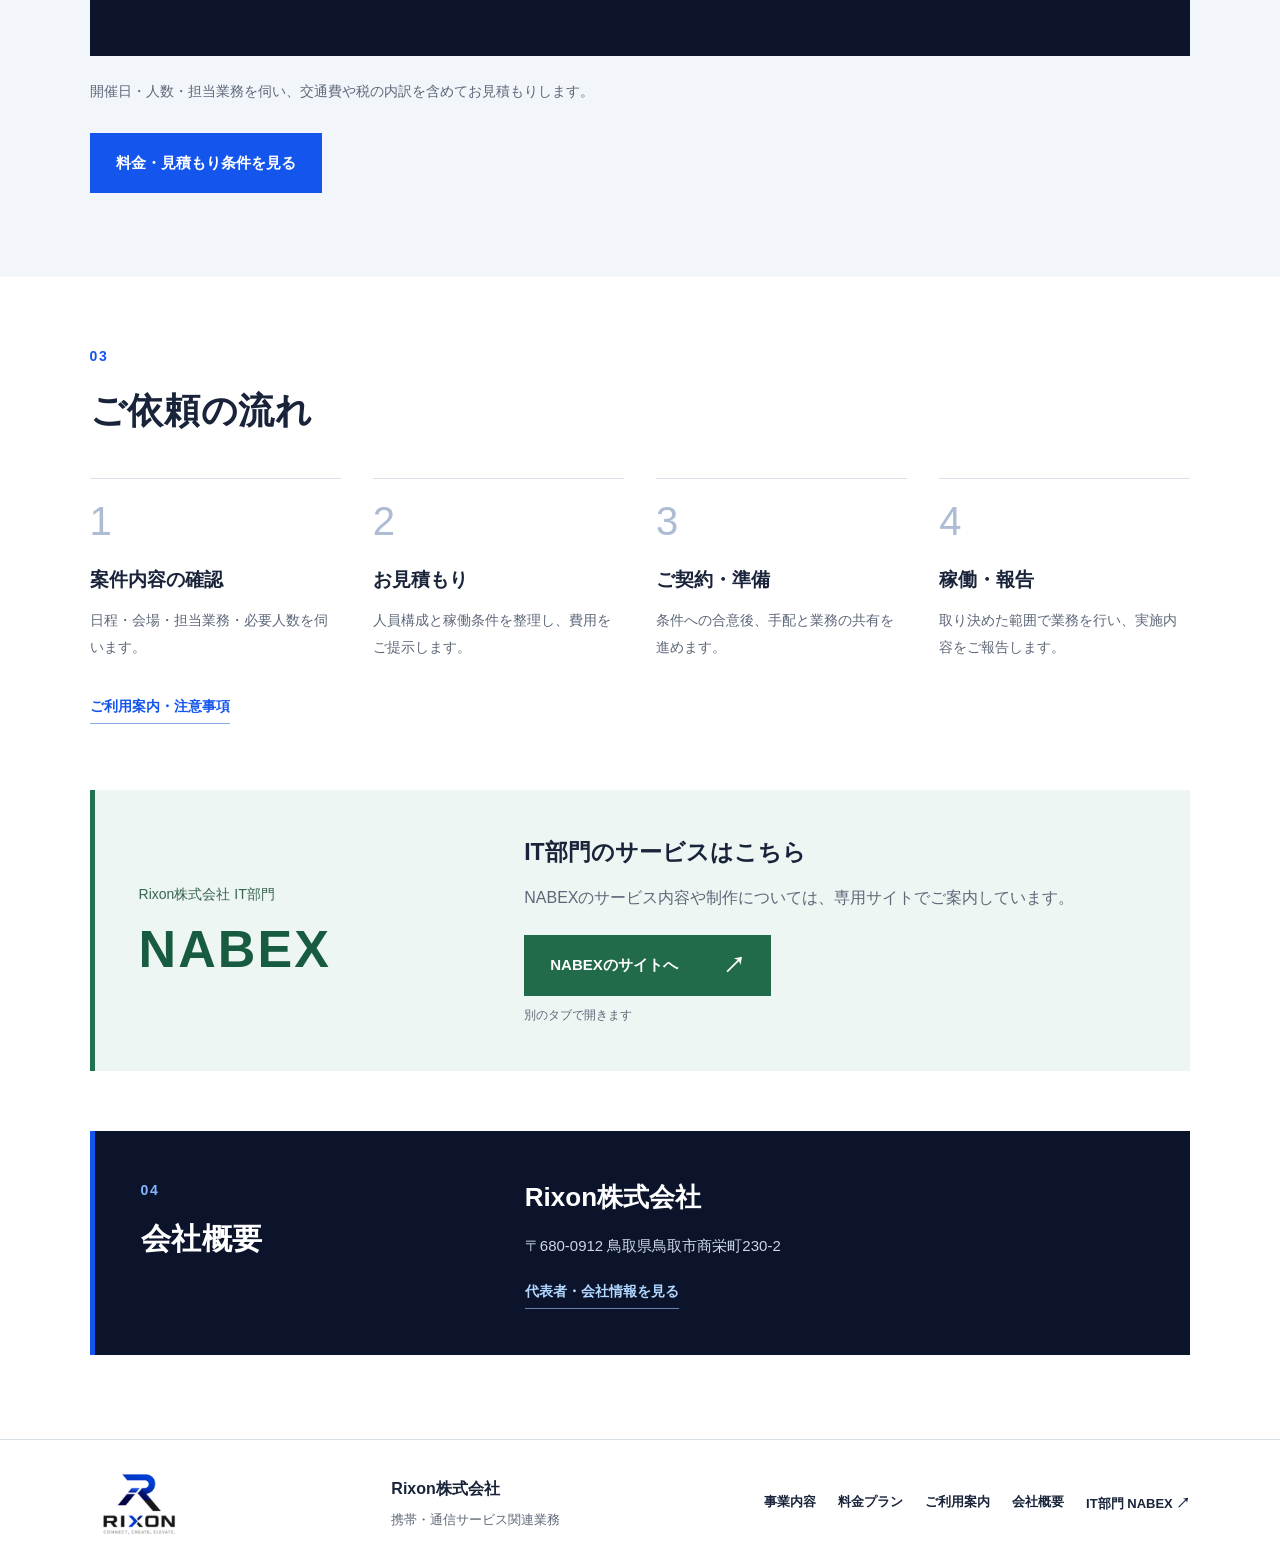
<file: RIXON_公開用/index.html>
<!doctype html><html lang="ja"><head><meta charset="utf-8"><meta name="viewport" content="width=device-width,initial-scale=1"><meta http-equiv="Content-Security-Policy" content="default-src 'none'; base-uri 'none'; form-action 'none'; img-src 'self'; style-src 'self'; object-src 'none'"><meta name="referrer" content="no-referrer"><meta name="description" content="携帯・通信イベントの企画・運営、販売促進。Rixon株式会社のサービスと料金プランをご紹介します。"><title>Rixon株式会社 | 携帯イベント運営・販売業務</title><link rel="icon" type="image/png" href="rixon-mark.png"><link rel="stylesheet" href="style.css"></head><body class="home"><a class="skip-link" href="#main">本文へ移動</a><header><a class="brand" href="index.html" aria-label="RIXON ホーム"><img src="rixon-logo.png" width="132" height="84" alt="RIXON — CONNECT. CREATE. ELEVATE."></a><nav aria-label="メインナビゲーション"><a href="index.html" aria-current="page">ホーム</a><a href="services/index.html">事業内容</a><a href="pricing/index.html">料金プラン</a><a href="guidelines/index.html">ご利用案内</a><a href="company/index.html">会社概要</a><a class="nabex-link" href="https://nabex.bakaito3211245.chatgpt.site/" target="_blank" rel="noopener noreferrer" aria-label="IT部門 NABEXのサイトを新しいタブで開く">IT部門 NABEX <span aria-hidden="true">↗</span></a></nav></header><main id="main"><section class="brand-hero"><div class="hero-content"><p class="hero-category">携帯・通信サービス関連業務</p><h1>携帯イベントの運営。<br>会場での販売サポート。</h1><p class="hero-description">イベント会場でのお声がけから商談対応まで。<br>案件に合った人員構成と運営体制をご提案します。</p><div class="hero-actions"><a class="button" href="services/index.html">事業内容を見る<span aria-hidden="true">→</span></a><a class="hero-secondary" href="pricing/index.html">料金について</a></div></div><div class="hero-brand"><div class="logo-surface"><img src="rixon-logo.png" width="528" height="336" alt="RIXON — CONNECT. CREATE. ELEVATE."></div><span class="hero-brand-caption">Rixon株式会社</span></div><div class="hero-bottom"><span>イベント企画・運営</span><span>キャッチャー・クローザー</span></div></section>
<section class="business-overview"><div class="section-title"><span class="section-index">01</span><h2>事業内容</h2><p>携帯・通信分野の業務をお引き受けしています。</p></div><div class="business-rows"><article><h3>携帯イベントの企画・運営</h3><div><p>キャッチャーによるお声がけ、クローザーによる商談対応のほか、会場の受付や進行管理を行います。担当範囲や必要な経験は、事前に確認します。</p><a href="services/index.html" class="text-link">イベント業務について</a></div></article></div></section>
<section class="home-rates" id="plans"><div class="section-title"><span class="section-index">02</span><h2>料金の目安</h2><p>イベント運営をご依頼の企業様向けの目安です。料金は要相談です。</p></div><div class="rate-columns event-only"><div><h3>イベント案件 <small>1名・1日あたり</small></h3><dl class="rate-list"><div><dt>キャッチャー</dt><dd>15,000円〜</dd></div><div><dt>クローザー</dt><dd>25,000円〜</dd></div></dl></div></div><p class="rate-footnote">開催日・人数・担当業務を伺い、交通費や税の内訳を含めてお見積もりします。</p><a class="button" href="pricing/index.html">料金・見積もり条件を見る</a></section>
<section class="section flow" id="flow"><div class="section-title"><span class="section-index">03</span><h2>ご依頼の流れ</h2></div><ol class="steps"><li><span>1</span><h3>案件内容の確認</h3><p>日程・会場・担当業務・必要人数を伺います。</p></li><li><span>2</span><h3>お見積もり</h3><p>人員構成と稼働条件を整理し、費用をご提示します。</p></li><li><span>3</span><h3>ご契約・準備</h3><p>条件への合意後、手配と業務の共有を進めます。</p></li><li><span>4</span><h3>稼働・報告</h3><p>取り決めた範囲で業務を行い、実施内容をご報告します。</p></li></ol><a class="text-link" href="guidelines/index.html">ご利用案内・注意事項</a></section>
<section class="nabex-section" id="nabex"><div class="nabex-title"><p>Rixon株式会社 IT部門</p><h2>NABEX</h2></div><div class="nabex-details"><h3>IT部門のサービスはこちら</h3><p>NABEXのサービス内容や制作については、専用サイトでご案内しています。</p><a class="button" href="https://nabex.bakaito3211245.chatgpt.site/" target="_blank" rel="noopener noreferrer">NABEXのサイトへ <span aria-hidden="true">↗</span></a><span class="nabex-tab-note">別のタブで開きます</span></div></section><section class="home-company"><div><span class="section-index">04</span><h2>会社概要</h2></div><div><h3>Rixon株式会社</h3><p>〒680-0912 鳥取県鳥取市商栄町230-2</p><a class="text-link" href="company/index.html">代表者・会社情報を見る</a></div></section></main><footer><a class="brand" href="index.html"><img src="rixon-logo.png" width="116" height="74" alt="RIXON"></a><div><strong>Rixon株式会社</strong><p>携帯・通信サービス関連業務</p></div><div class="footer-links"><a href="services/index.html">事業内容</a><a href="pricing/index.html">料金プラン</a><a href="guidelines/index.html">ご利用案内</a><a href="company/index.html">会社概要</a><a class="nabex-link" href="https://nabex.bakaito3211245.chatgpt.site/" target="_blank" rel="noopener noreferrer" aria-label="IT部門 NABEXのサイトを新しいタブで開く">IT部門 NABEX <span aria-hidden="true">↗</span></a></div></footer></body></html>
</file>
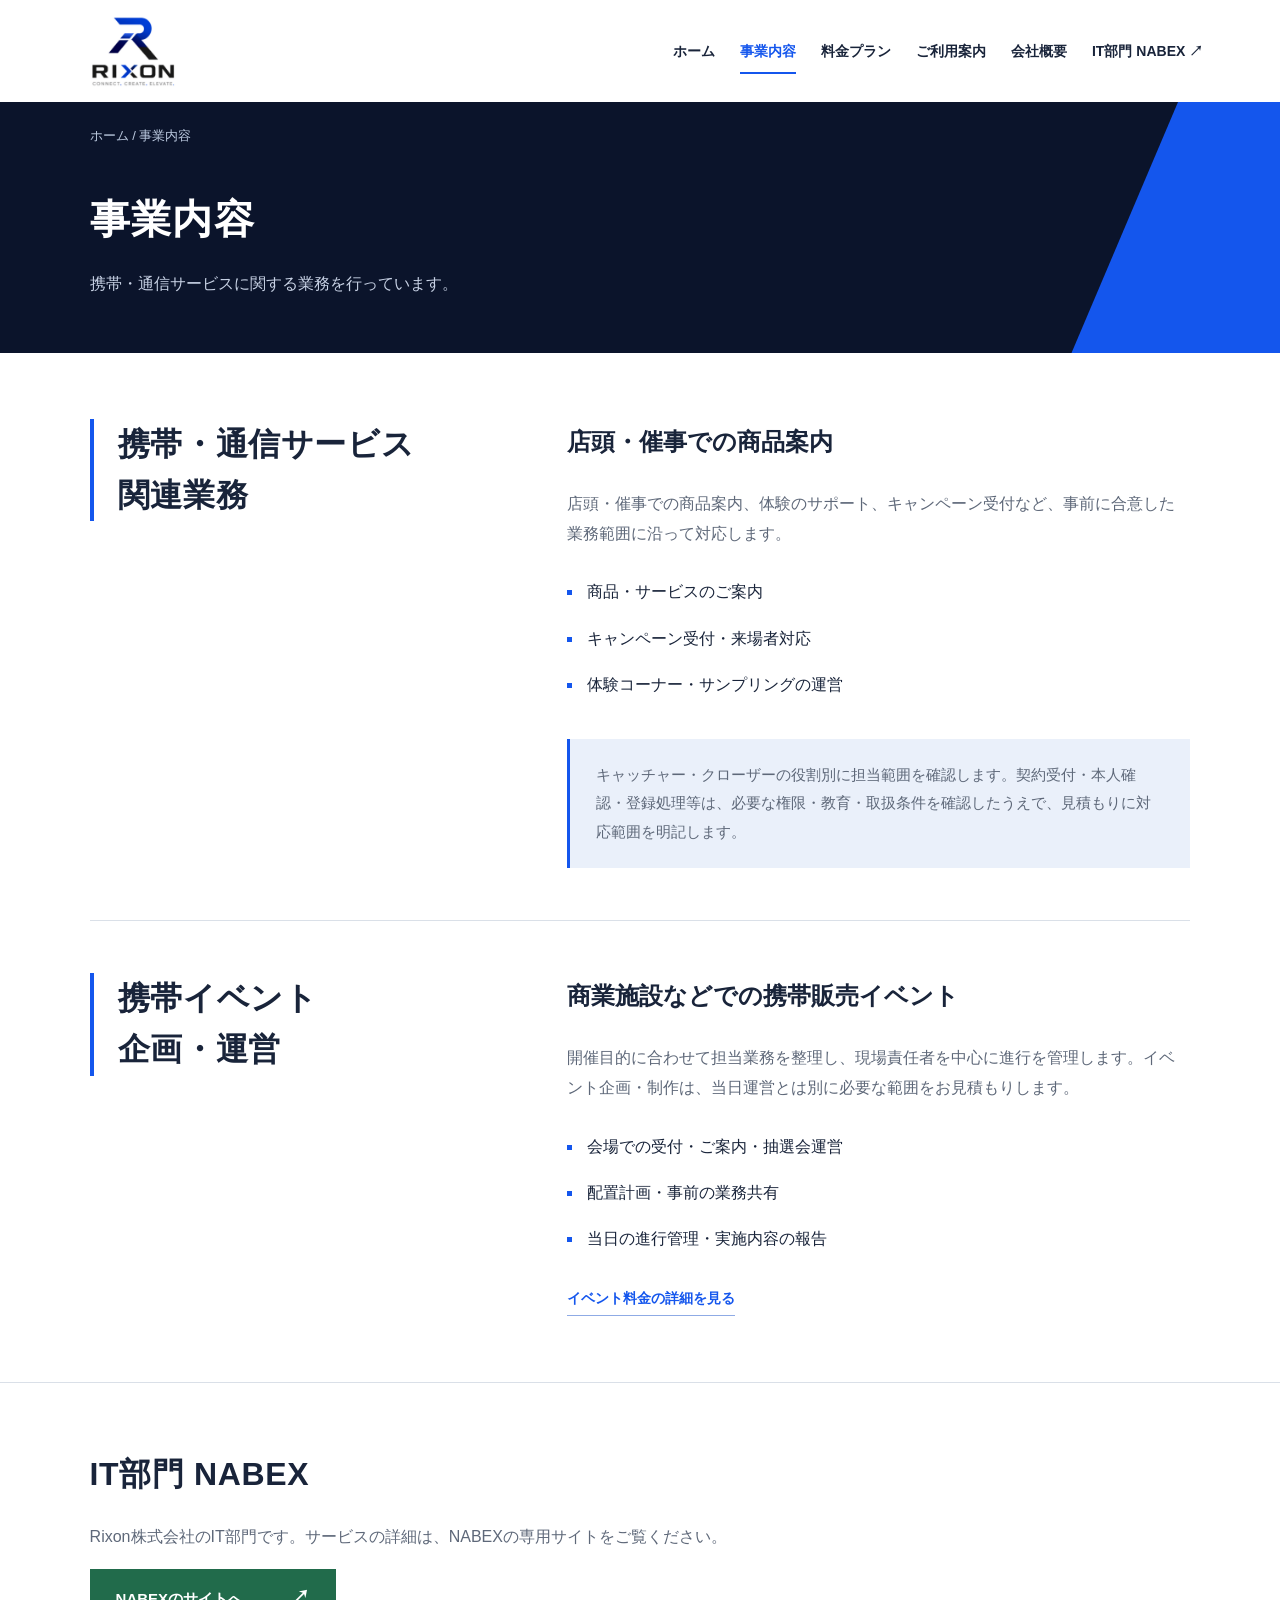
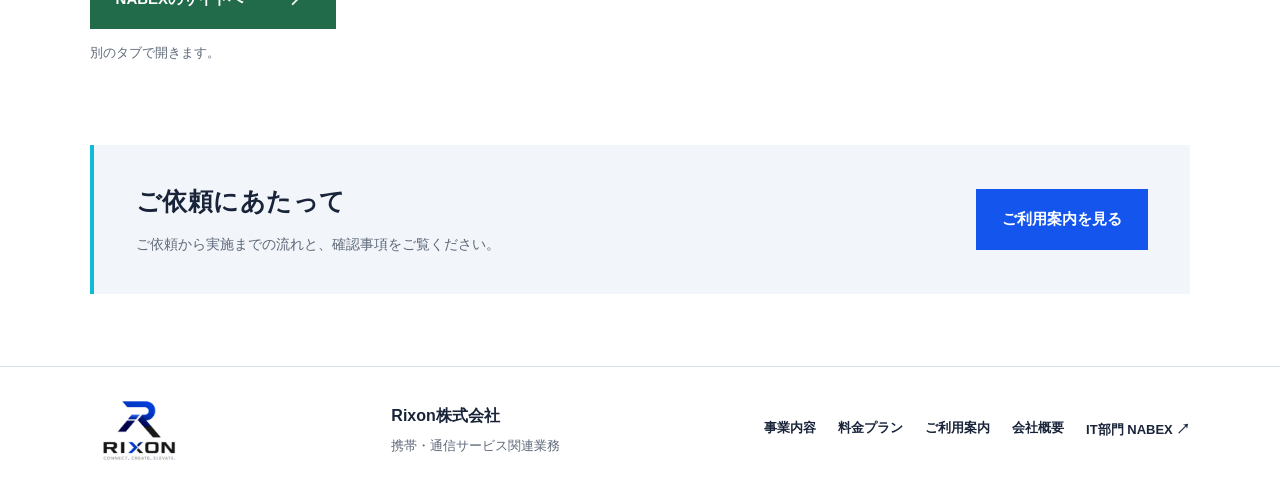
<file: services/index.html>
<!doctype html><html lang="ja"><head><meta charset="utf-8"><meta name="viewport" content="width=device-width,initial-scale=1"><meta http-equiv="Content-Security-Policy" content="default-src 'none'; base-uri 'none'; form-action 'none'; img-src 'self'; style-src 'self'; script-src 'self'; object-src 'none'"><meta name="referrer" content="no-referrer"><meta name="description" content="携帯・通信サービス関連業務、携帯イベント企画・運営をご紹介します。"><title>事業内容 | Rixon株式会社</title><link rel="icon" type="image/png" href="../rixon-mark.png"><link rel="stylesheet" href="../style.css"><link rel="canonical" href="https://rixon358.com/services/"><script src="../clean-urls.js" defer></script></head><body class="inner"><a class="skip-link" href="#main">本文へ移動</a><header><a class="brand" href="../" aria-label="RIXON ホーム"><img src="../rixon-logo.png" width="132" height="84" alt="RIXON — CONNECT. CREATE. ELEVATE."></a><nav aria-label="メインナビゲーション"><a href="../">ホーム</a><a href="./" aria-current="page">事業内容</a><a href="../pricing/">料金プラン</a><a href="../guidelines/">ご利用案内</a><a href="../company/">会社概要</a><a class="nabex-link" href="https://nabex.rixon358.com/" target="_blank" rel="noopener noreferrer" aria-label="IT部門 NABEXのサイトを新しいタブで開く">IT部門 NABEX <span aria-hidden="true">↗</span></a></nav></header><main id="main"><section class="page-intro"><div class="breadcrumbs"><a href="../">ホーム</a><span> / 事業内容</span></div><h1>事業内容</h1><p>携帯・通信サービスに関する業務を行っています。</p></section><section class="section detail-section"><article class="service-detail"><div><h2>携帯・通信サービス<br>関連業務</h2></div><div><p class="large-copy">店頭・催事での商品案内</p><p>店頭・催事での商品案内、体験のサポート、キャンペーン受付など、事前に合意した業務範囲に沿って対応します。</p><ul class="check-list"><li>商品・サービスのご案内</li><li>キャンペーン受付・来場者対応</li><li>体験コーナー・サンプリングの運営</li></ul><p class="notice">キャッチャー・クローザーの役割別に担当範囲を確認します。契約受付・本人確認・登録処理等は、必要な権限・教育・取扱条件を確認したうえで、見積もりに対応範囲を明記します。</p></div></article><article class="service-detail"><div><h2>携帯イベント<br>企画・運営</h2></div><div><p class="large-copy">商業施設などでの携帯販売イベント</p><p>開催目的に合わせて担当業務を整理し、現場責任者を中心に進行を管理します。イベント企画・制作は、当日運営とは別に必要な範囲をお見積もりします。</p><ul class="check-list"><li>会場での受付・ご案内・抽選会運営</li><li>配置計画・事前の業務共有</li><li>当日の進行管理・実施内容の報告</li></ul><a class="text-link" href="../pricing/">イベント料金の詳細を見る</a></div></article></section><section class="section nabex-service"><h2>IT部門 NABEX</h2><p>Rixon株式会社のIT部門です。サービスの詳細は、NABEXの専用サイトをご覧ください。</p><a class="button" href="https://nabex.rixon358.com/" target="_blank" rel="noopener noreferrer">NABEXのサイトへ <span aria-hidden="true">↗</span></a><p class="note">別のタブで開きます。</p></section><aside class="page-band"><div><h2>ご依頼にあたって</h2><p>ご依頼から実施までの流れと、確認事項をご覧ください。</p></div><a class="button" href="../guidelines/">ご利用案内を見る</a></aside></main><footer><a class="brand" href="../"><img src="../rixon-logo.png" width="116" height="74" alt="RIXON"></a><div><strong>Rixon株式会社</strong><p>携帯・通信サービス関連業務</p></div><div class="footer-links"><a href="./">事業内容</a><a href="../pricing/">料金プラン</a><a href="../guidelines/">ご利用案内</a><a href="../company/">会社概要</a><a class="nabex-link" href="https://nabex.rixon358.com/" target="_blank" rel="noopener noreferrer" aria-label="IT部門 NABEXのサイトを新しいタブで開く">IT部門 NABEX <span aria-hidden="true">↗</span></a></div></footer></body></html>
</file>
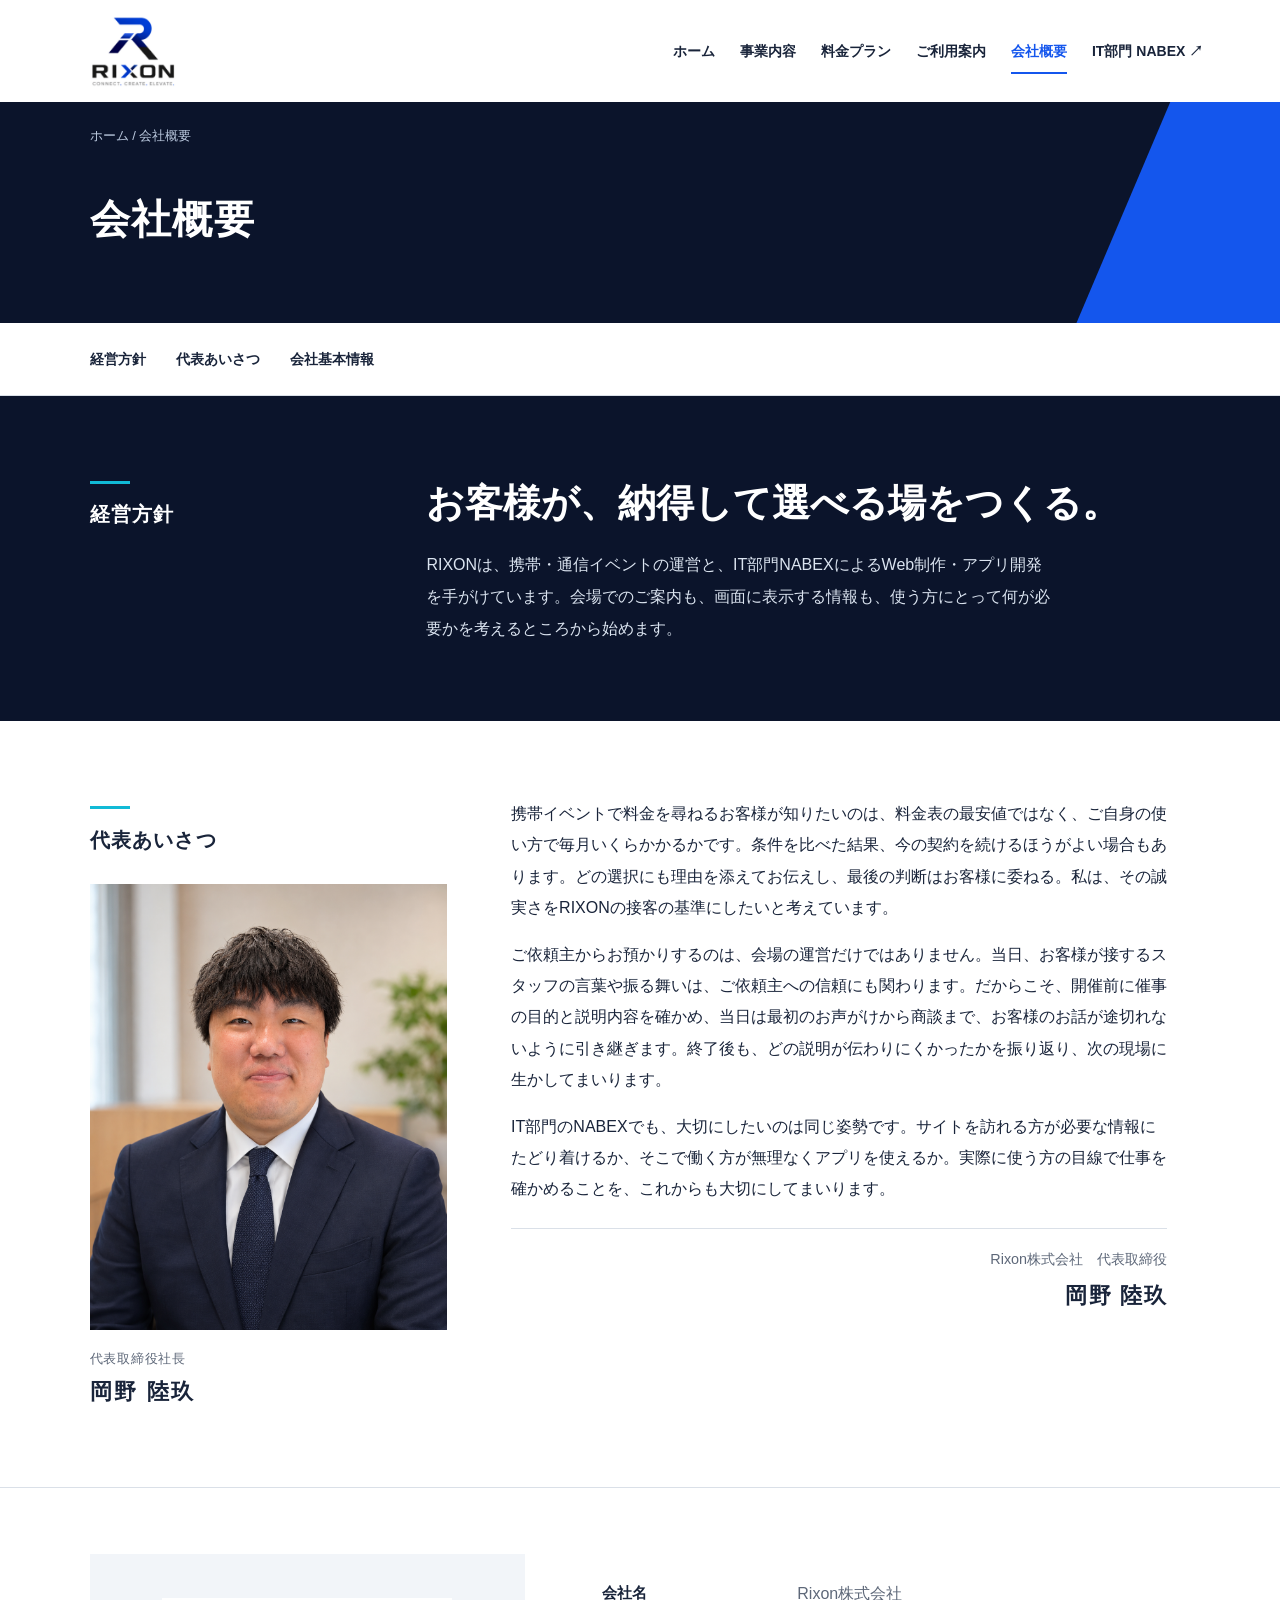
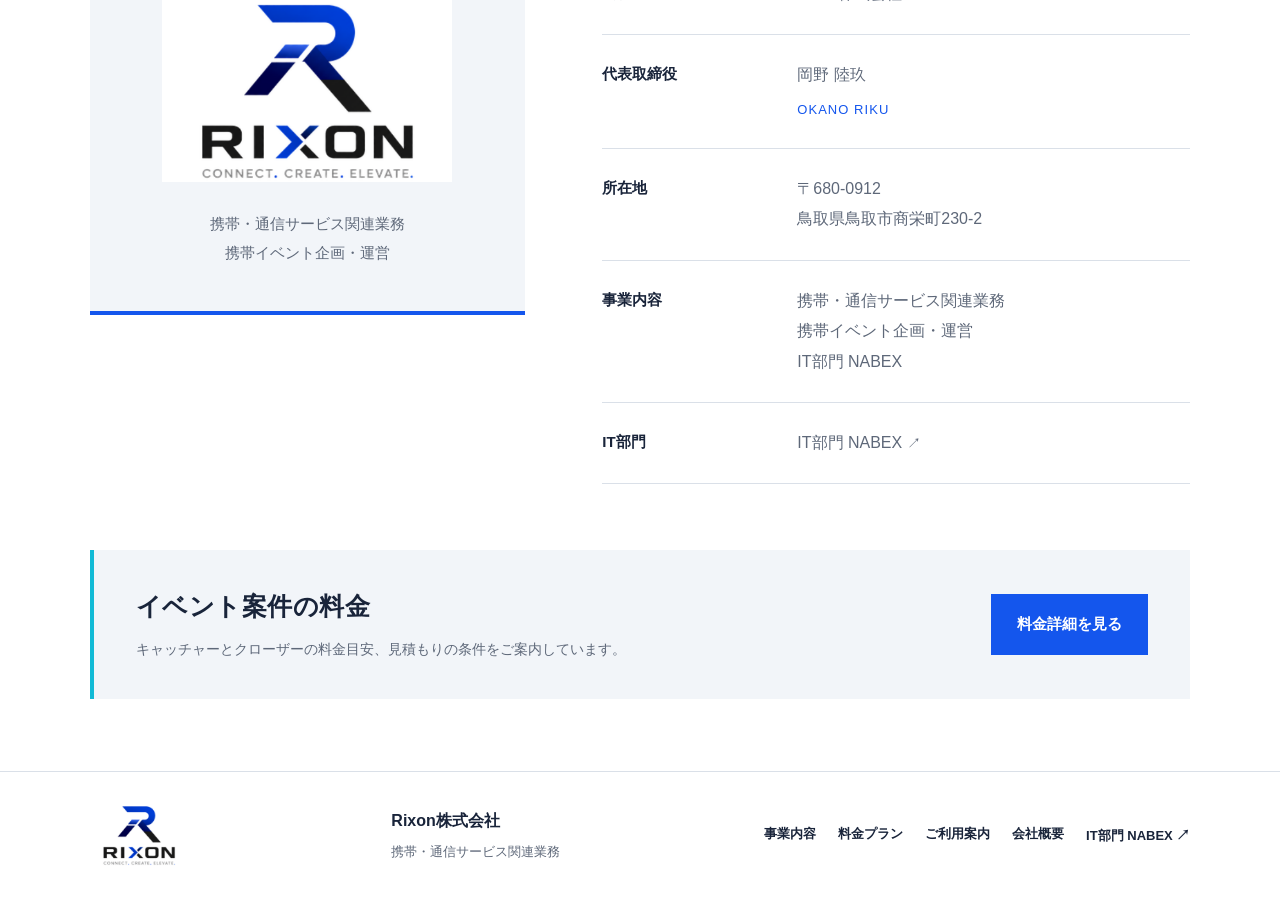
<file: RIXON_GitHub/company/index.html>
<!doctype html><html lang="ja"><head><meta charset="utf-8"><meta name="viewport" content="width=device-width,initial-scale=1"><meta name="description" content="Rixon株式会社。代表取締役 岡野 陸玖。鳥取県鳥取市商栄町230-2。携帯・通信イベントの企画・運営。"><title>会社概要・代表取締役 | Rixon株式会社</title><link rel="icon" type="image/png" href="../rixon-mark.png"><link rel="stylesheet" href="../style.css"></head><body class="inner"><a class="skip-link" href="#main">本文へ移動</a><header><a class="brand" href="../index.html" aria-label="RIXON ホーム"><img src="../rixon-logo.png" width="132" height="84" alt="RIXON — CONNECT. CREATE. ELEVATE."></a><nav aria-label="メインナビゲーション"><a href="../index.html">ホーム</a><a href="../services/index.html">事業内容</a><a href="../pricing/index.html">料金プラン</a><a href="../guidelines/index.html">ご利用案内</a><a href="index.html" aria-current="page">会社概要</a><a class="nabex-link" href="https://nabex.bakaito3211245.chatgpt.site/" target="_blank" rel="noopener noreferrer" aria-label="IT部門 NABEXのサイトを新しいタブで開く">IT部門 NABEX <span aria-hidden="true">↗</span></a></nav></header><main id="main"><section class="page-intro"><div class="breadcrumbs"><a href="../index.html">ホーム</a><span> / 会社概要</span></div><h1>会社概要</h1></section><div class="subnav" aria-label="会社概要の目次"><a href="#policy">経営方針</a><a href="#message">代表あいさつ</a><a href="#profile">会社基本情報</a></div>
<section class="company-policy" id="policy" aria-labelledby="policy-heading"><h2 id="policy-heading">経営方針</h2><div><p class="policy-line">お客様が、納得して選べる場をつくる。</p><p class="policy-intro">RIXONは、携帯・通信イベントの運営と、IT部門NABEXによるWeb制作・アプリ開発を手がけています。会場でのご案内も、画面に表示する情報も、使う方にとって何が必要かを考えるところから始めます。</p></div></section>
<section class="director-section corporate-greeting" id="message" aria-labelledby="director-title"><div class="director-profile"><h2 id="director-title">代表あいさつ</h2><figure class="director-portrait"><img src="../director-portrait.png" width="1122" height="1402" alt="Rixon株式会社 代表取締役社長 岡野 陸玖" loading="lazy" decoding="async"><figcaption><span>代表取締役社長</span><strong>岡野 陸玖</strong></figcaption></figure></div><div class="director-message">
<p>携帯イベントで料金を尋ねるお客様が知りたいのは、料金表の最安値ではなく、ご自身の使い方で毎月いくらかかるかです。条件を比べた結果、今の契約を続けるほうがよい場合もあります。どの選択にも理由を添えてお伝えし、最後の判断はお客様に委ねる。私は、その誠実さをRIXONの接客の基準にしたいと考えています。</p>
<p>ご依頼主からお預かりするのは、会場の運営だけではありません。当日、お客様が接するスタッフの言葉や振る舞いは、ご依頼主への信頼にも関わります。だからこそ、開催前に催事の目的と説明内容を確かめ、当日は最初のお声がけから商談まで、お客様のお話が途切れないように引き継ぎます。終了後も、どの説明が伝わりにくかったかを振り返り、次の現場に生かしてまいります。</p>
<p>IT部門のNABEXでも、大切にしたいのは同じ姿勢です。サイトを訪れる方が必要な情報にたどり着けるか、そこで働く方が無理なくアプリを使えるか。実際に使う方の目線で仕事を確かめることを、これからも大切にしてまいります。</p>
<p class="director-signature"><span>Rixon株式会社　代表取締役</span><strong>岡野 陸玖</strong></p></div></section><section class="section company-profile" id="profile" aria-label="会社基本情報"><div class="brand-panel"><img src="../rixon-logo.png" width="352" height="224" alt="RIXON — CONNECT. CREATE. ELEVATE."><p>携帯・通信サービス関連業務<br>携帯イベント企画・運営</p></div><dl class="wide-dl"><div><dt>会社名</dt><dd>Rixon株式会社</dd></div><div><dt>代表取締役</dt><dd>岡野 陸玖<span class="latin">OKANO RIKU</span></dd></div><div><dt>所在地</dt><dd>〒680-0912<br>鳥取県鳥取市商栄町230-2</dd></div><div><dt>事業内容</dt><dd>携帯・通信サービス関連業務<br>携帯イベント企画・運営<br>IT部門 NABEX</dd></div><div><dt>IT部門</dt><dd><a class="nabex-link" href="https://nabex.bakaito3211245.chatgpt.site/" target="_blank" rel="noopener noreferrer" aria-label="IT部門 NABEXのサイトを新しいタブで開く">IT部門 NABEX <span aria-hidden="true">↗</span></a></dd></div></dl></section><aside class="page-band"><div><h2>イベント案件の料金</h2><p>キャッチャーとクローザーの料金目安、見積もりの条件をご案内しています。</p></div><a class="button" href="../pricing/index.html">料金詳細を見る</a></aside></main><footer><a class="brand" href="../index.html"><img src="../rixon-logo.png" width="116" height="74" alt="RIXON"></a><div><strong>Rixon株式会社</strong><p>携帯・通信サービス関連業務</p></div><div class="footer-links"><a href="../services/index.html">事業内容</a><a href="../pricing/index.html">料金プラン</a><a href="../guidelines/index.html">ご利用案内</a><a href="index.html">会社概要</a><a class="nabex-link" href="https://nabex.bakaito3211245.chatgpt.site/" target="_blank" rel="noopener noreferrer" aria-label="IT部門 NABEXのサイトを新しいタブで開く">IT部門 NABEX <span aria-hidden="true">↗</span></a></div></footer></body></html>
</file>
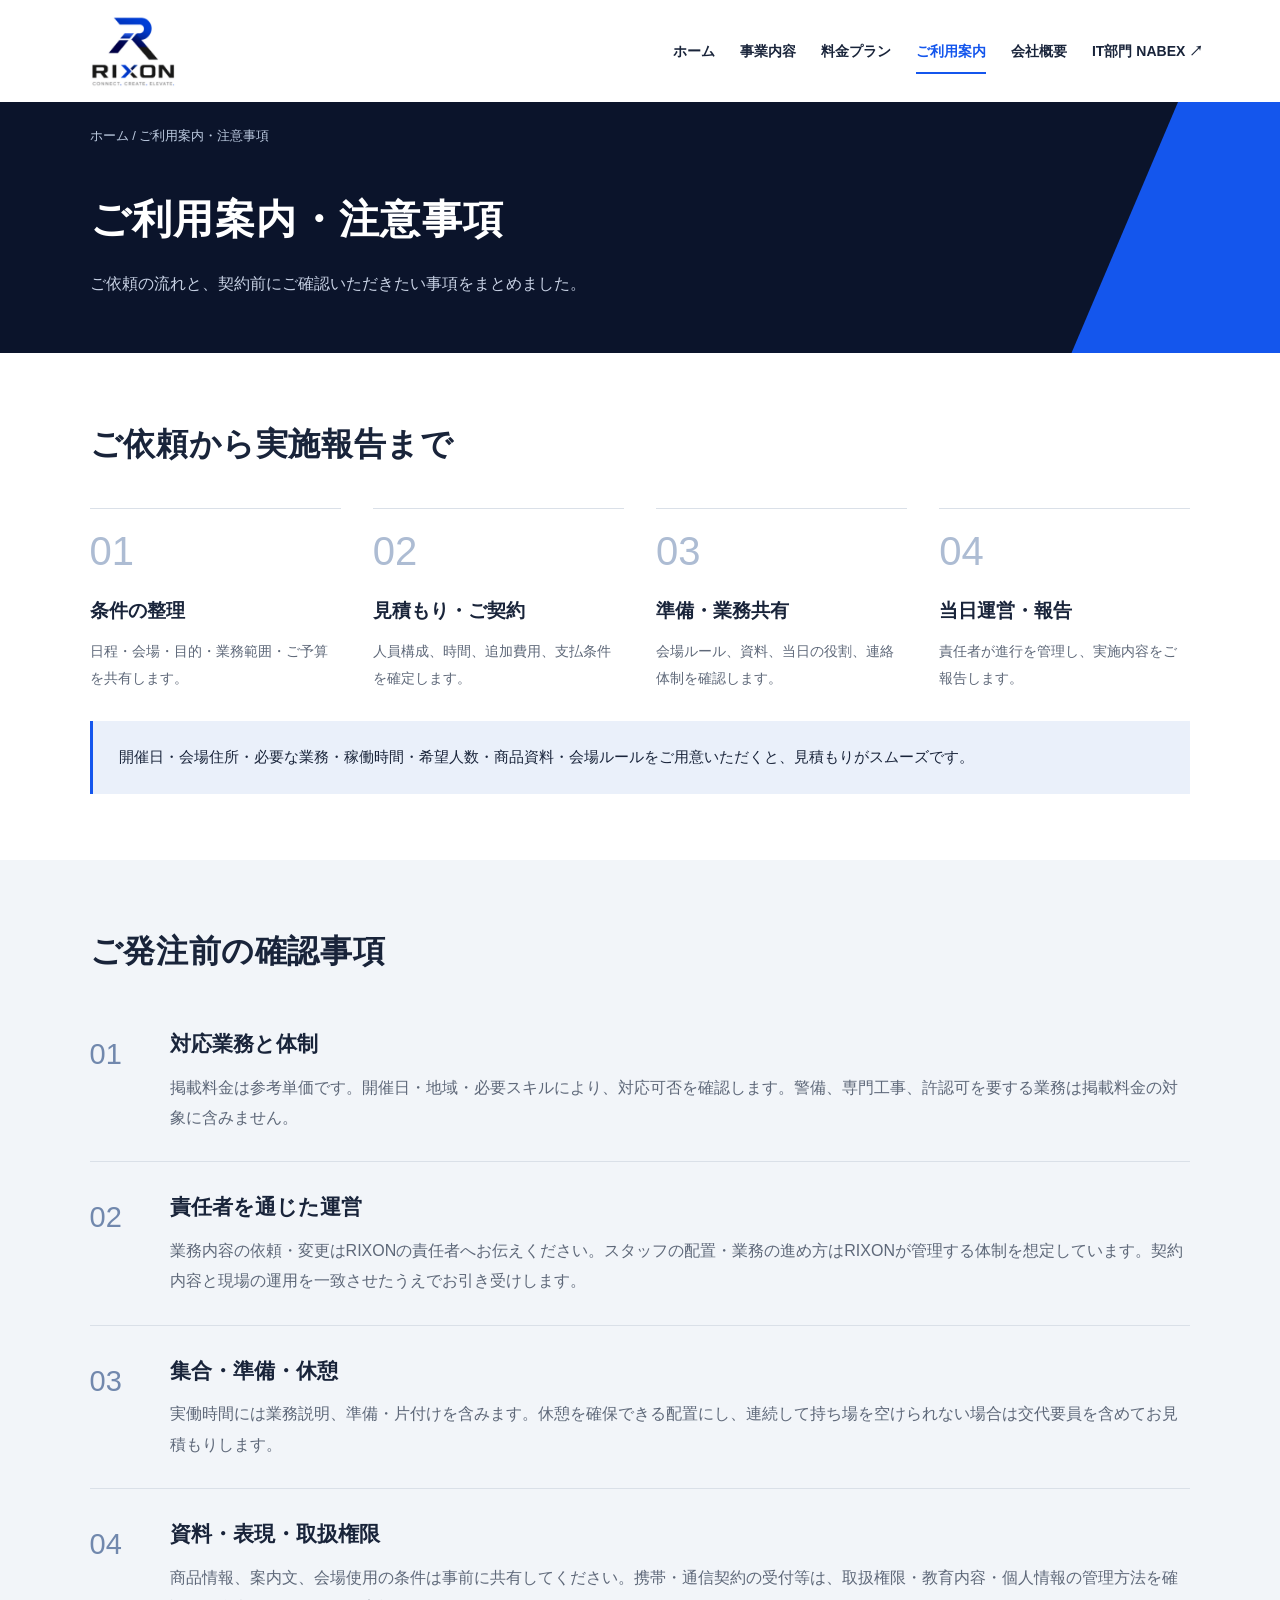
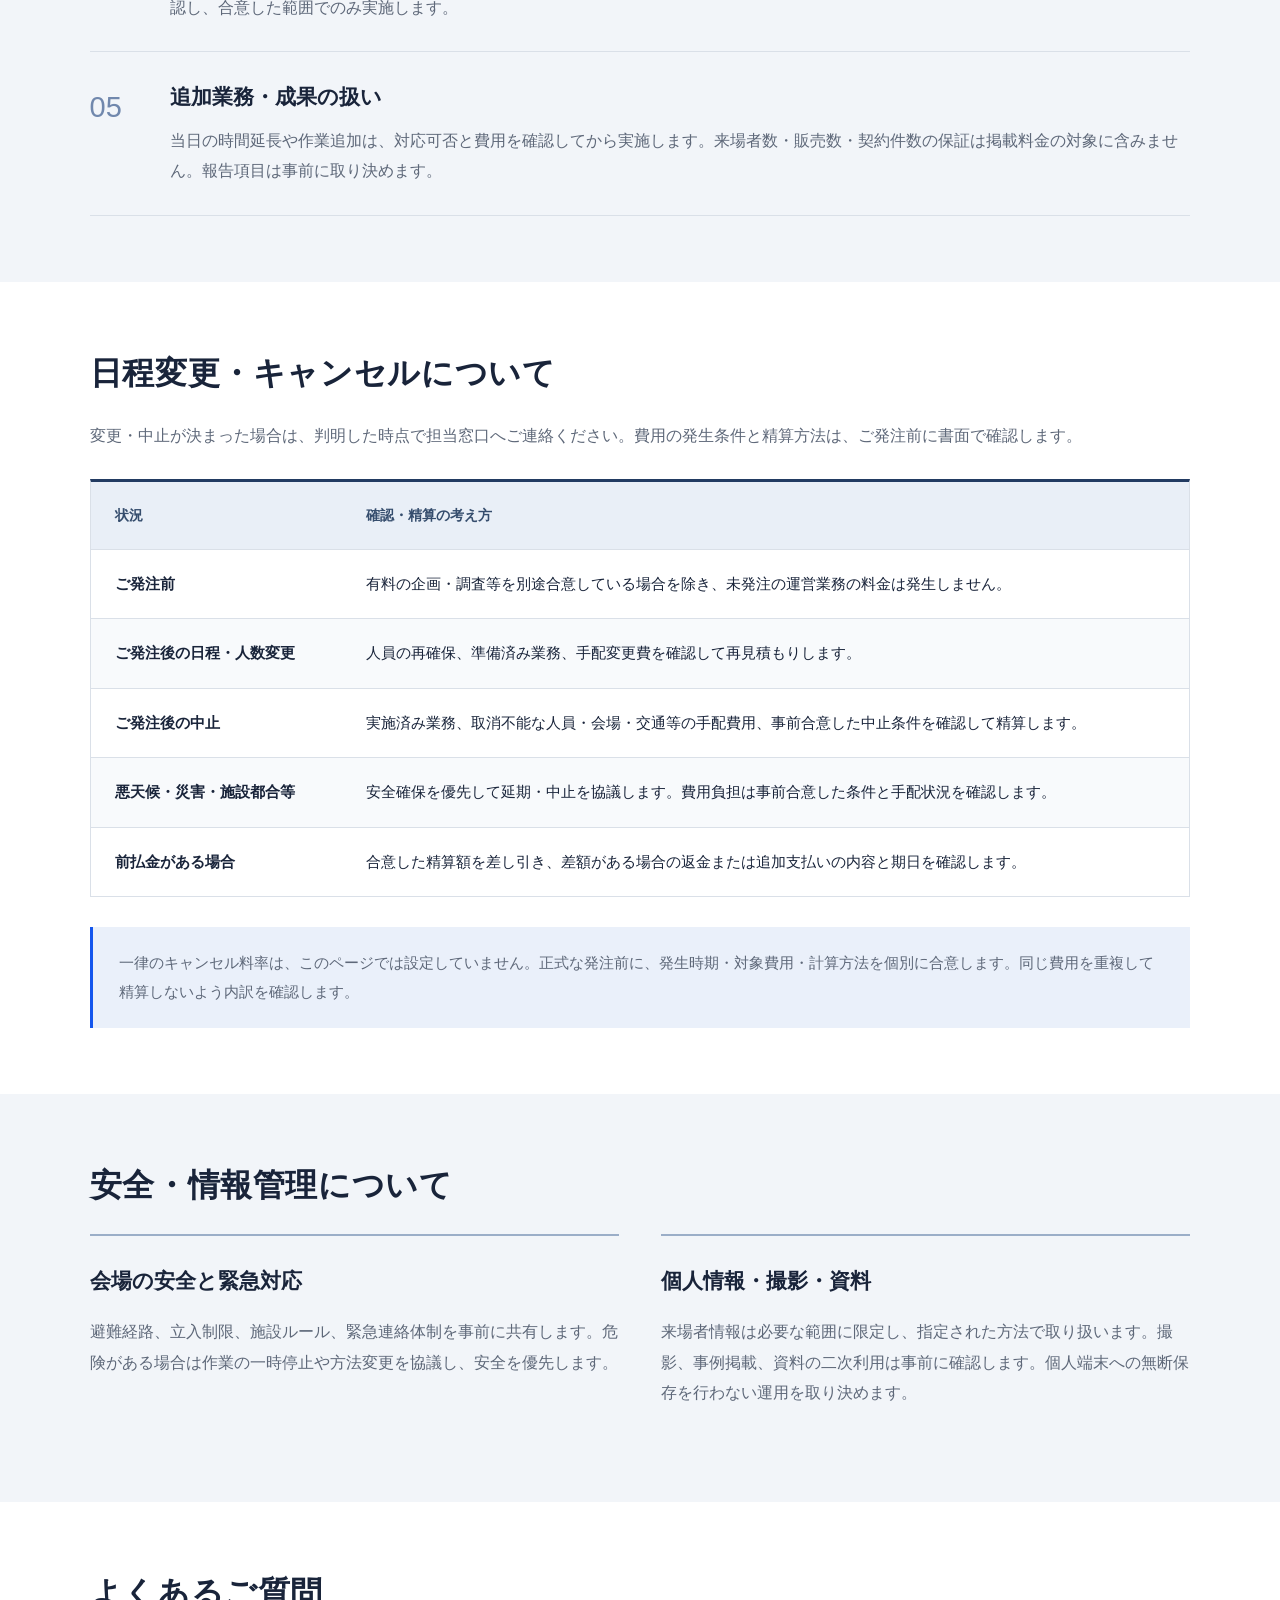
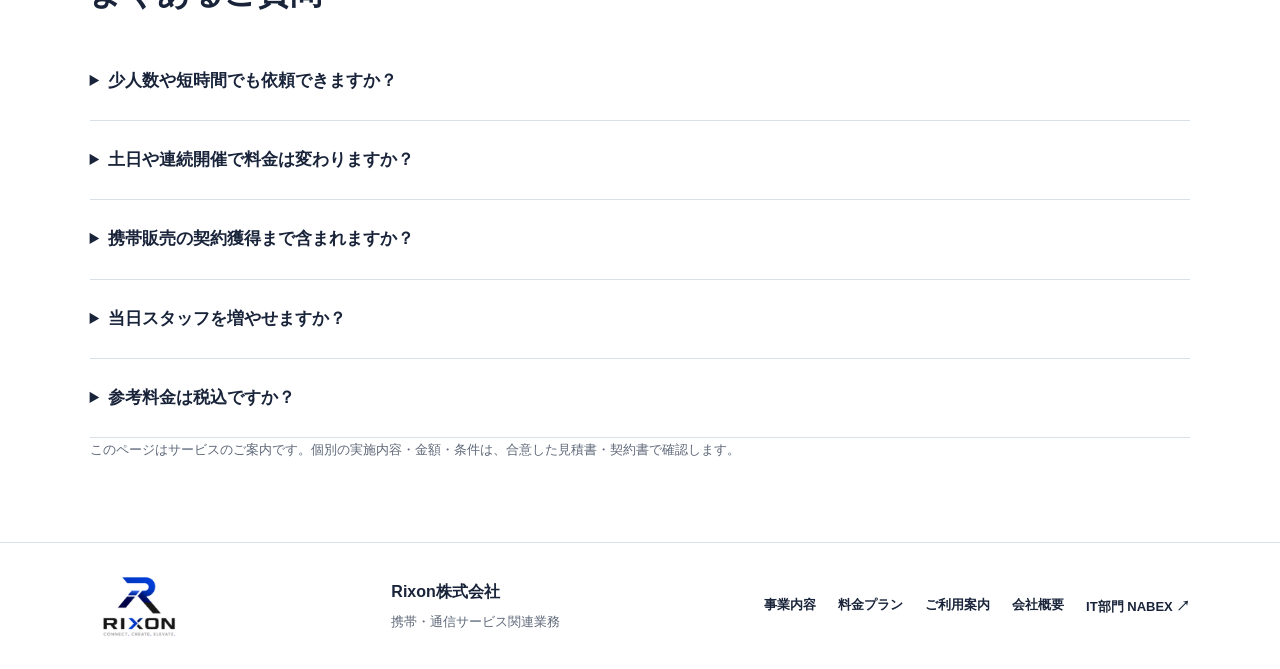
<file: RIXON_GitHub/guidelines/index.html>
<!doctype html><html lang="ja"><head><meta charset="utf-8"><meta name="viewport" content="width=device-width,initial-scale=1"><meta name="description" content="ご依頼の流れ、事前確認、追加業務、変更・中止、安全・情報管理、よくあるご質問。"><title>ご利用案内・注意事項 | Rixon株式会社</title><link rel="icon" type="image/png" href="../rixon-mark.png"><link rel="stylesheet" href="../style.css"></head><body class="inner"><a class="skip-link" href="#main">本文へ移動</a><header><a class="brand" href="../index.html" aria-label="RIXON ホーム"><img src="../rixon-logo.png" width="132" height="84" alt="RIXON — CONNECT. CREATE. ELEVATE."></a><nav aria-label="メインナビゲーション"><a href="../index.html">ホーム</a><a href="../services/index.html">事業内容</a><a href="../pricing/index.html">料金プラン</a><a href="index.html" aria-current="page">ご利用案内</a><a href="../company/index.html">会社概要</a><a class="nabex-link" href="https://nabex.bakaito3211245.chatgpt.site/" target="_blank" rel="noopener noreferrer" aria-label="IT部門 NABEXのサイトを新しいタブで開く">IT部門 NABEX <span aria-hidden="true">↗</span></a></nav></header><main id="main"><section class="page-intro"><div class="breadcrumbs"><a href="../index.html">ホーム</a><span> / ご利用案内・注意事項</span></div><h1>ご利用案内・注意事項</h1><p>ご依頼の流れと、契約前にご確認いただきたい事項をまとめました。</p></section><section class="section"><h2>ご依頼から実施報告まで</h2><ol class="steps"><li><span>01</span><h3>条件の整理</h3><p>日程・会場・目的・業務範囲・ご予算を共有します。</p></li><li><span>02</span><h3>見積もり・ご契約</h3><p>人員構成、時間、追加費用、支払条件を確定します。</p></li><li><span>03</span><h3>準備・業務共有</h3><p>会場ルール、資料、当日の役割、連絡体制を確認します。</p></li><li><span>04</span><h3>当日運営・報告</h3><p>責任者が進行を管理し、実施内容をご報告します。</p></li></ol><div class="notice">開催日・会場住所・必要な業務・稼働時間・希望人数・商品資料・会場ルールをご用意いただくと、見積もりがスムーズです。</div></section>
<section class="section shaded"><h2>ご発注前の確認事項</h2><div class="numbered-terms"><article><span>01</span><div><h3>対応業務と体制</h3><p>掲載料金は参考単価です。開催日・地域・必要スキルにより、対応可否を確認します。警備、専門工事、許認可を要する業務は掲載料金の対象に含みません。</p></div></article><article><span>02</span><div><h3>責任者を通じた運営</h3><p>業務内容の依頼・変更はRIXONの責任者へお伝えください。スタッフの配置・業務の進め方はRIXONが管理する体制を想定しています。契約内容と現場の運用を一致させたうえでお引き受けします。</p></div></article><article><span>03</span><div><h3>集合・準備・休憩</h3><p>実働時間には業務説明、準備・片付けを含みます。休憩を確保できる配置にし、連続して持ち場を空けられない場合は交代要員を含めてお見積もりします。</p></div></article><article><span>04</span><div><h3>資料・表現・取扱権限</h3><p>商品情報、案内文、会場使用の条件は事前に共有してください。携帯・通信契約の受付等は、取扱権限・教育内容・個人情報の管理方法を確認し、合意した範囲でのみ実施します。</p></div></article><article><span>05</span><div><h3>追加業務・成果の扱い</h3><p>当日の時間延長や作業追加は、対応可否と費用を確認してから実施します。来場者数・販売数・契約件数の保証は掲載料金の対象に含みません。報告項目は事前に取り決めます。</p></div></article></div></section>
<section class="section" id="changes"><h2>日程変更・キャンセルについて</h2><p>変更・中止が決まった場合は、判明した時点で担当窓口へご連絡ください。費用の発生条件と精算方法は、ご発注前に書面で確認します。</p><div class="table-wrap" tabindex="0" role="region" aria-label="料金表。横にスクロールできます"><table><thead><tr><th scope="col">状況</th><th scope="col">確認・精算の考え方</th></tr></thead><tbody><tr><th scope="row">ご発注前</th><td>有料の企画・調査等を別途合意している場合を除き、未発注の運営業務の料金は発生しません。</td></tr><tr><th scope="row">ご発注後の日程・人数変更</th><td>人員の再確保、準備済み業務、手配変更費を確認して再見積もりします。</td></tr><tr><th scope="row">ご発注後の中止</th><td>実施済み業務、取消不能な人員・会場・交通等の手配費用、事前合意した中止条件を確認して精算します。</td></tr><tr><th scope="row">悪天候・災害・施設都合等</th><td>安全確保を優先して延期・中止を協議します。費用負担は事前合意した条件と手配状況を確認します。</td></tr><tr><th scope="row">前払金がある場合</th><td>合意した精算額を差し引き、差額がある場合の返金または追加支払いの内容と期日を確認します。</td></tr></tbody></table></div><p class="notice">一律のキャンセル料率は、このページでは設定していません。正式な発注前に、発生時期・対象費用・計算方法を個別に合意します。同じ費用を重複して精算しないよう内訳を確認します。</p></section>
<section class="section shaded"><h2>安全・情報管理について</h2><div class="two-columns"><article class="info-card"><h3>会場の安全と緊急対応</h3><p>避難経路、立入制限、施設ルール、緊急連絡体制を事前に共有します。危険がある場合は作業の一時停止や方法変更を協議し、安全を優先します。</p></article><article class="info-card"><h3>個人情報・撮影・資料</h3><p>来場者情報は必要な範囲に限定し、指定された方法で取り扱います。撮影、事例掲載、資料の二次利用は事前に確認します。個人端末への無断保存を行わない運用を取り決めます。</p></article></div></section>
<section class="section"><h2>よくあるご質問</h2><div class="faq"><details><summary>少人数や短時間でも依頼できますか？</summary><p>イベント料金は1名・1日あたりの参考単価です。少人数・短時間での対応可否や料金は、業務範囲と管理体制を確認して個別に検討します。</p></details><details><summary>土日や連続開催で料金は変わりますか？</summary><p>掲載料金は参考単価です。日程・人員の確保状況により追加費用が必要な場合は正式見積もりに明記します。連続開催は日数分が基本で、自動割引ではありません。</p></details><details><summary>携帯販売の契約獲得まで含まれますか？</summary><p>クローザーは商談・契約獲得に関わる対応を想定しています。契約受付・登録処理等を含む具体的な範囲と必要な権限・教育を確認し、正式見積もりに明記します。契約件数の保証はありません。</p></details><details><summary>当日スタッフを増やせますか？</summary><p>人員確保が必要なため、当日の増員は保証できません。人数の変更が見込まれる場合は早めにご相談ください。</p></details><details><summary>参考料金は税込ですか？</summary><p>掲載額の税区分は確認中です。正式見積書で税込・税別と請求総額を明記し、ご発注前に確認します。</p></details></div><p class="note">このページはサービスのご案内です。個別の実施内容・金額・条件は、合意した見積書・契約書で確認します。</p></section></main><footer><a class="brand" href="../index.html"><img src="../rixon-logo.png" width="116" height="74" alt="RIXON"></a><div><strong>Rixon株式会社</strong><p>携帯・通信サービス関連業務</p></div><div class="footer-links"><a href="../services/index.html">事業内容</a><a href="../pricing/index.html">料金プラン</a><a href="index.html">ご利用案内</a><a href="../company/index.html">会社概要</a><a class="nabex-link" href="https://nabex.bakaito3211245.chatgpt.site/" target="_blank" rel="noopener noreferrer" aria-label="IT部門 NABEXのサイトを新しいタブで開く">IT部門 NABEX <span aria-hidden="true">↗</span></a></div></footer></body></html>
</file>
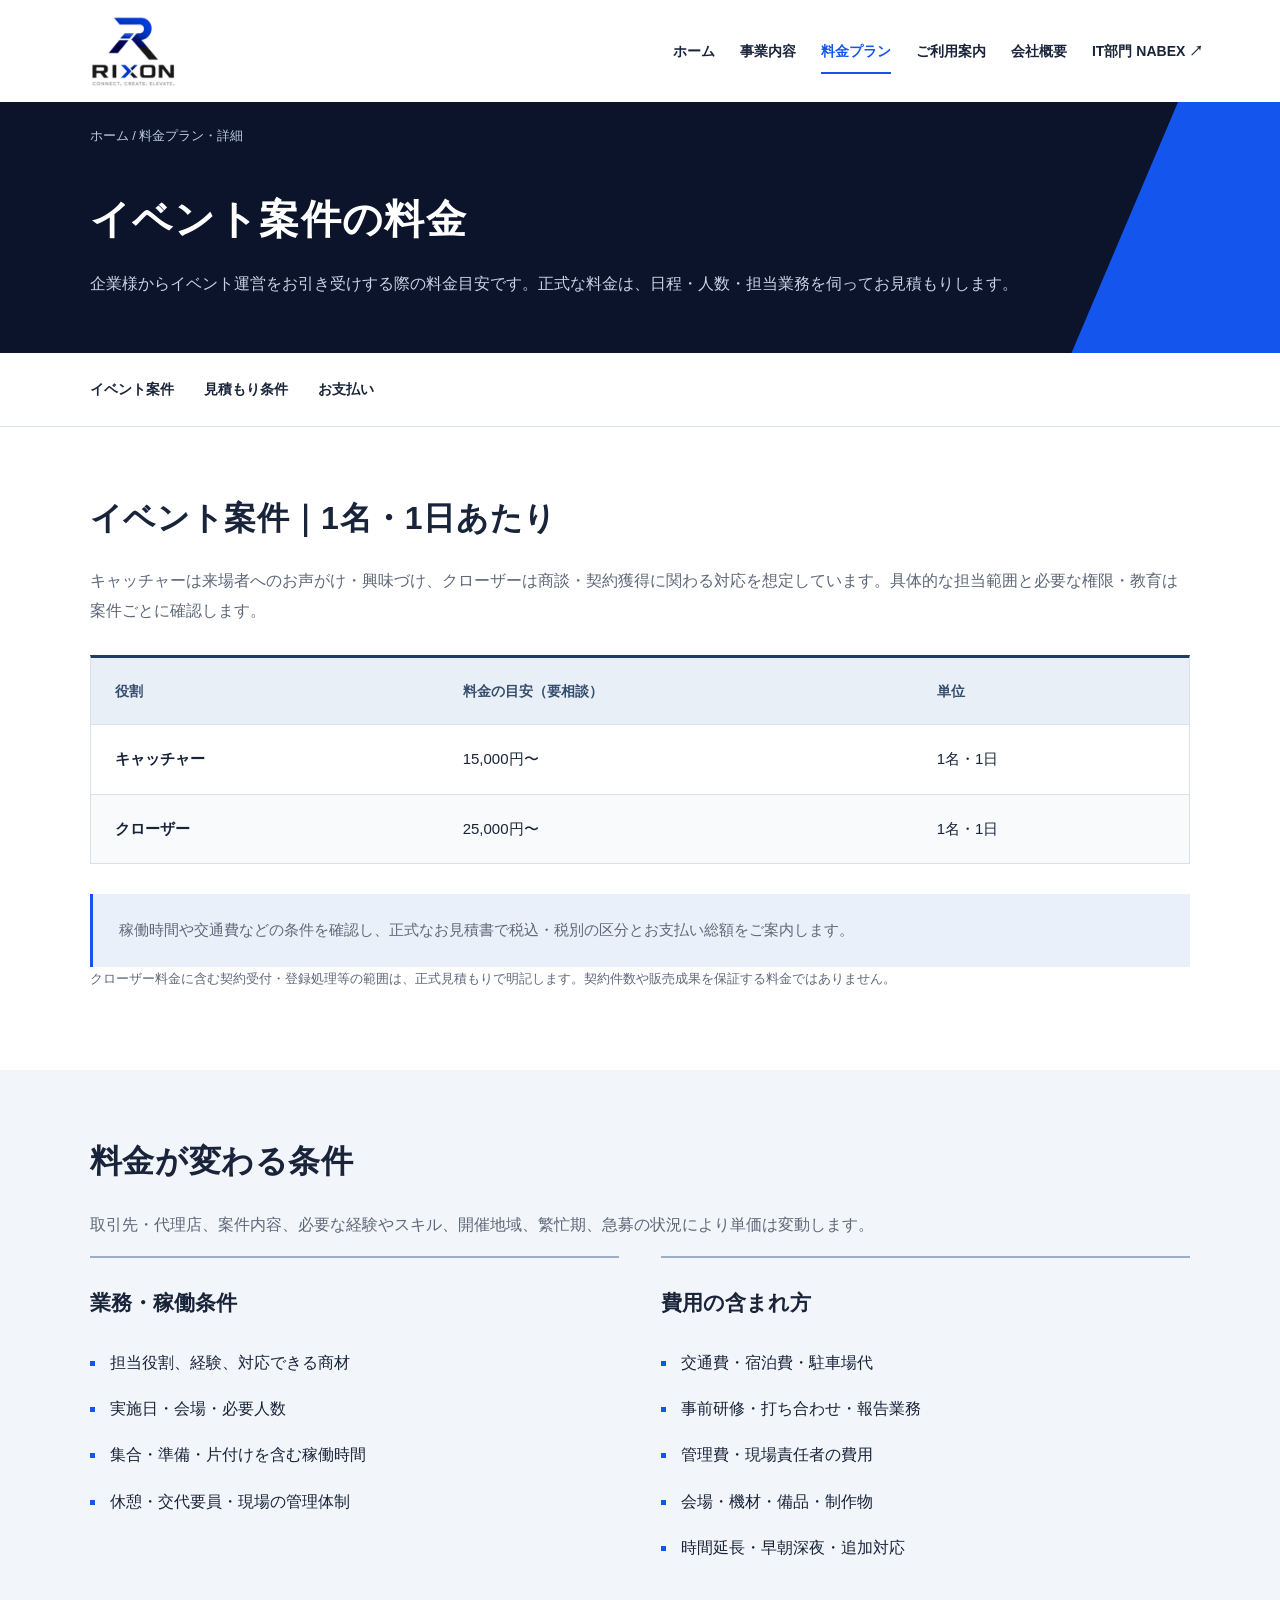
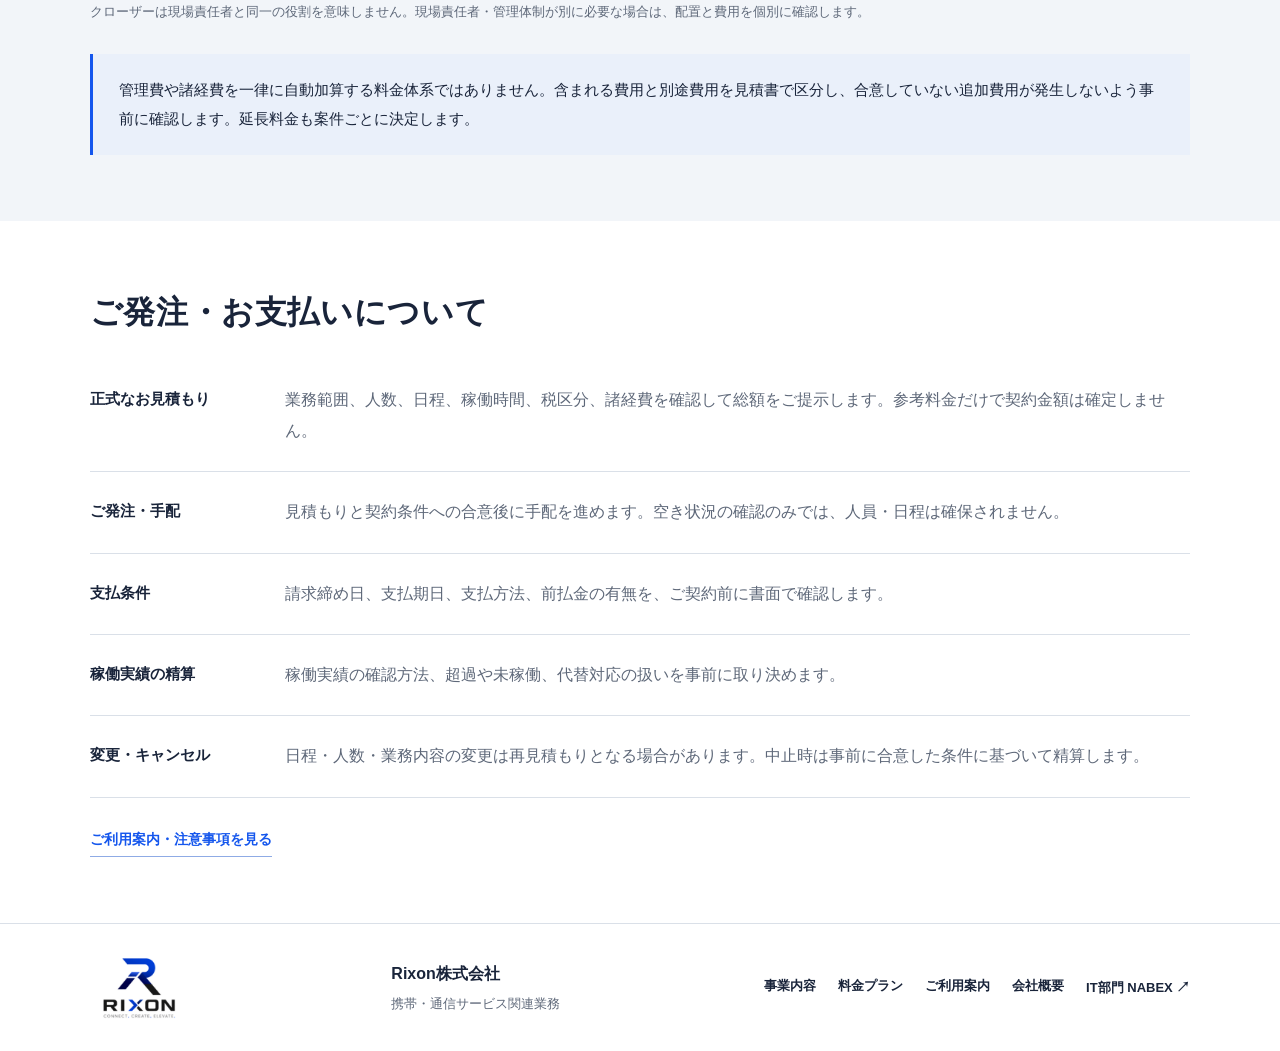
<file: RIXON_GitHub/pricing/index.html>
<!doctype html><html lang="ja"><head><meta charset="utf-8"><meta name="viewport" content="width=device-width,initial-scale=1"><meta name="description" content="法人向けイベント運営の参考料金は、1名・1日あたりキャッチャー15,000円〜、クローザー25,000円〜。正式な料金は案件ごとにご相談のうえお見積もりします。"><title>料金プラン・詳細 | Rixon株式会社</title><link rel="icon" type="image/png" href="../rixon-mark.png"><link rel="stylesheet" href="../style.css"></head><body class="inner"><a class="skip-link" href="#main">本文へ移動</a><header><a class="brand" href="../index.html" aria-label="RIXON ホーム"><img src="../rixon-logo.png" width="132" height="84" alt="RIXON — CONNECT. CREATE. ELEVATE."></a><nav aria-label="メインナビゲーション"><a href="../index.html">ホーム</a><a href="../services/index.html">事業内容</a><a href="index.html" aria-current="page">料金プラン</a><a href="../guidelines/index.html">ご利用案内</a><a href="../company/index.html">会社概要</a><a class="nabex-link" href="https://nabex.bakaito3211245.chatgpt.site/" target="_blank" rel="noopener noreferrer" aria-label="IT部門 NABEXのサイトを新しいタブで開く">IT部門 NABEX <span aria-hidden="true">↗</span></a></nav></header><main id="main"><section class="page-intro"><div class="breadcrumbs"><a href="../index.html">ホーム</a><span> / 料金プラン・詳細</span></div><h1>イベント案件の料金</h1><p>企業様からイベント運営をお引き受けする際の料金目安です。正式な料金は、日程・人数・担当業務を伺ってお見積もりします。</p></section><div class="subnav"><a href="#event">イベント案件</a><a href="#included">見積もり条件</a><a href="#payment">お支払い</a></div><section class="section detail-section" id="event"><h2>イベント案件｜1名・1日あたり</h2><p>キャッチャーは来場者へのお声がけ・興味づけ、クローザーは商談・契約獲得に関わる対応を想定しています。具体的な担当範囲と必要な権限・教育は案件ごとに確認します。</p><div class="table-wrap" tabindex="0" role="region" aria-label="参考料金表。横にスクロールできます"><table><thead><tr><th scope="col">役割</th><th scope="col">料金の目安（要相談）</th><th scope="col">単位</th></tr></thead><tbody><tr><th scope="row">キャッチャー</th><td>15,000円〜</td><td>1名・1日</td></tr><tr><th scope="row">クローザー</th><td>25,000円〜</td><td>1名・1日</td></tr></tbody></table></div><p class="notice">稼働時間や交通費などの条件を確認し、正式なお見積書で税込・税別の区分とお支払い総額をご案内します。</p><p class="note">クローザー料金に含む契約受付・登録処理等の範囲は、正式見積もりで明記します。契約件数や販売成果を保証する料金ではありません。</p></section><section class="section shaded" id="included"><h2>料金が変わる条件</h2><p>取引先・代理店、案件内容、必要な経験やスキル、開催地域、繁忙期、急募の状況により単価は変動します。</p><div class="two-columns"><article class="info-card"><h3>業務・稼働条件</h3><ul class="check-list"><li>担当役割、経験、対応できる商材</li><li>実施日・会場・必要人数</li><li>集合・準備・片付けを含む稼働時間</li><li>休憩・交代要員・現場の管理体制</li></ul></article><article class="info-card"><h3>費用の含まれ方</h3><ul class="check-list"><li>交通費・宿泊費・駐車場代</li><li>事前研修・打ち合わせ・報告業務</li><li>管理費・現場責任者の費用</li><li>会場・機材・備品・制作物</li><li>時間延長・早朝深夜・追加対応</li></ul></article></div><p class="note">クローザーは現場責任者と同一の役割を意味しません。現場責任者・管理体制が別に必要な場合は、配置と費用を個別に確認します。</p><div class="notice">管理費や諸経費を一律に自動加算する料金体系ではありません。含まれる費用と別途費用を見積書で区分し、合意していない追加費用が発生しないよう事前に確認します。延長料金も案件ごとに決定します。</div></section><section class="section" id="payment"><h2>ご発注・お支払いについて</h2><dl class="wide-dl"><div><dt>正式なお見積もり</dt><dd>業務範囲、人数、日程、稼働時間、税区分、諸経費を確認して総額をご提示します。参考料金だけで契約金額は確定しません。</dd></div><div><dt>ご発注・手配</dt><dd>見積もりと契約条件への合意後に手配を進めます。空き状況の確認のみでは、人員・日程は確保されません。</dd></div><div><dt>支払条件</dt><dd>請求締め日、支払期日、支払方法、前払金の有無を、ご契約前に書面で確認します。</dd></div><div><dt>稼働実績の精算</dt><dd>稼働実績の確認方法、超過や未稼働、代替対応の扱いを事前に取り決めます。</dd></div><div><dt>変更・キャンセル</dt><dd>日程・人数・業務内容の変更は再見積もりとなる場合があります。中止時は事前に合意した条件に基づいて精算します。</dd></div></dl><a class="text-link" href="../guidelines/index.html#changes">ご利用案内・注意事項を見る</a></section></main><footer><a class="brand" href="../index.html"><img src="../rixon-logo.png" width="116" height="74" alt="RIXON"></a><div><strong>Rixon株式会社</strong><p>携帯・通信サービス関連業務</p></div><div class="footer-links"><a href="../services/index.html">事業内容</a><a href="index.html">料金プラン</a><a href="../guidelines/index.html">ご利用案内</a><a href="../company/index.html">会社概要</a><a class="nabex-link" href="https://nabex.bakaito3211245.chatgpt.site/" target="_blank" rel="noopener noreferrer" aria-label="IT部門 NABEXのサイトを新しいタブで開く">IT部門 NABEX <span aria-hidden="true">↗</span></a></div></footer></body></html>
</file>
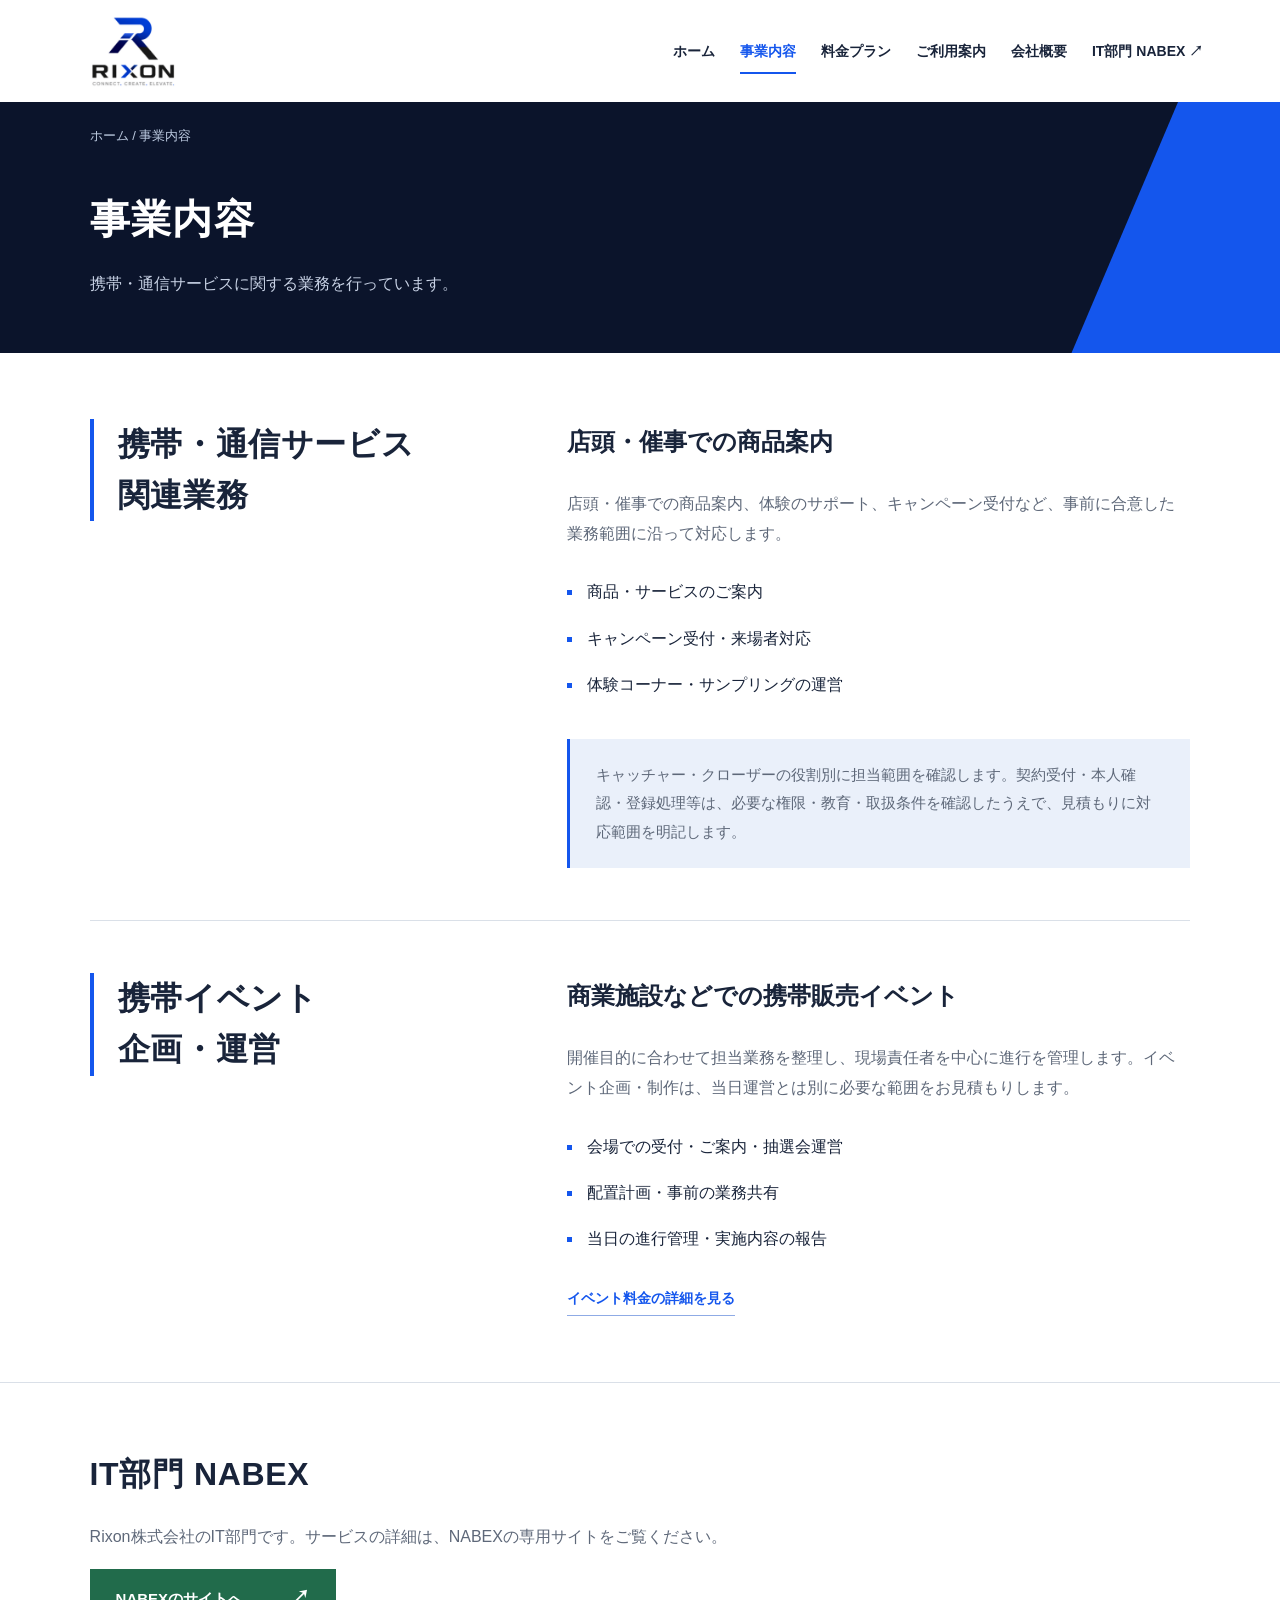
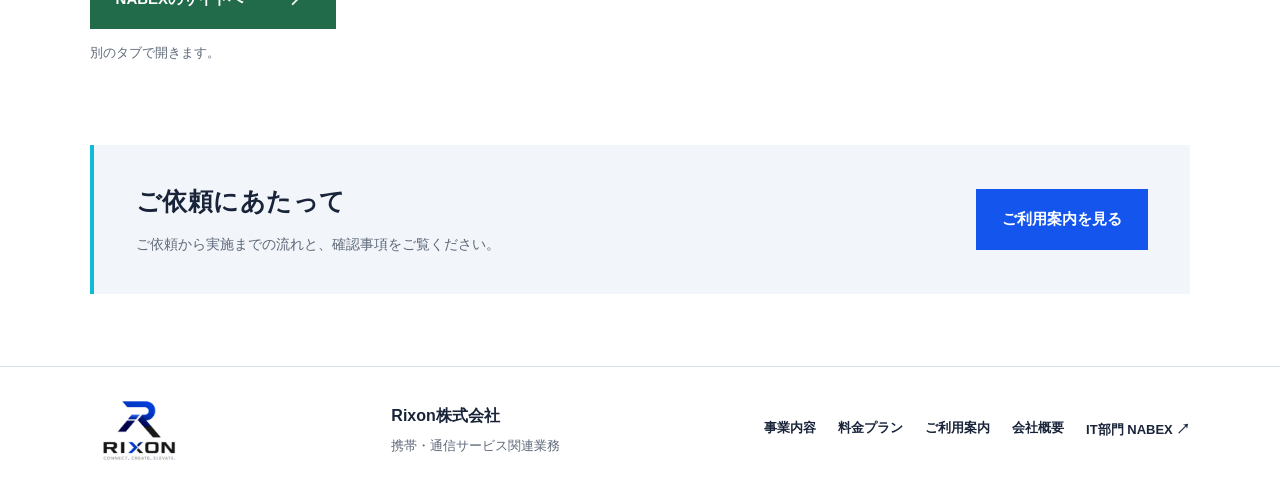
<file: RIXON_GitHub/services/index.html>
<!doctype html><html lang="ja"><head><meta charset="utf-8"><meta name="viewport" content="width=device-width,initial-scale=1"><meta name="description" content="携帯・通信サービス関連業務、携帯イベント企画・運営をご紹介します。"><title>事業内容 | Rixon株式会社</title><link rel="icon" type="image/png" href="../rixon-mark.png"><link rel="stylesheet" href="../style.css"></head><body class="inner"><a class="skip-link" href="#main">本文へ移動</a><header><a class="brand" href="../index.html" aria-label="RIXON ホーム"><img src="../rixon-logo.png" width="132" height="84" alt="RIXON — CONNECT. CREATE. ELEVATE."></a><nav aria-label="メインナビゲーション"><a href="../index.html">ホーム</a><a href="index.html" aria-current="page">事業内容</a><a href="../pricing/index.html">料金プラン</a><a href="../guidelines/index.html">ご利用案内</a><a href="../company/index.html">会社概要</a><a class="nabex-link" href="https://nabex.bakaito3211245.chatgpt.site/" target="_blank" rel="noopener noreferrer" aria-label="IT部門 NABEXのサイトを新しいタブで開く">IT部門 NABEX <span aria-hidden="true">↗</span></a></nav></header><main id="main"><section class="page-intro"><div class="breadcrumbs"><a href="../index.html">ホーム</a><span> / 事業内容</span></div><h1>事業内容</h1><p>携帯・通信サービスに関する業務を行っています。</p></section><section class="section detail-section"><article class="service-detail"><div><h2>携帯・通信サービス<br>関連業務</h2></div><div><p class="large-copy">店頭・催事での商品案内</p><p>店頭・催事での商品案内、体験のサポート、キャンペーン受付など、事前に合意した業務範囲に沿って対応します。</p><ul class="check-list"><li>商品・サービスのご案内</li><li>キャンペーン受付・来場者対応</li><li>体験コーナー・サンプリングの運営</li></ul><p class="notice">キャッチャー・クローザーの役割別に担当範囲を確認します。契約受付・本人確認・登録処理等は、必要な権限・教育・取扱条件を確認したうえで、見積もりに対応範囲を明記します。</p></div></article><article class="service-detail"><div><h2>携帯イベント<br>企画・運営</h2></div><div><p class="large-copy">商業施設などでの携帯販売イベント</p><p>開催目的に合わせて担当業務を整理し、現場責任者を中心に進行を管理します。イベント企画・制作は、当日運営とは別に必要な範囲をお見積もりします。</p><ul class="check-list"><li>会場での受付・ご案内・抽選会運営</li><li>配置計画・事前の業務共有</li><li>当日の進行管理・実施内容の報告</li></ul><a class="text-link" href="../pricing/index.html">イベント料金の詳細を見る</a></div></article></section><section class="section nabex-service"><h2>IT部門 NABEX</h2><p>Rixon株式会社のIT部門です。サービスの詳細は、NABEXの専用サイトをご覧ください。</p><a class="button" href="https://nabex.bakaito3211245.chatgpt.site/" target="_blank" rel="noopener noreferrer">NABEXのサイトへ <span aria-hidden="true">↗</span></a><p class="note">別のタブで開きます。</p></section><aside class="page-band"><div><h2>ご依頼にあたって</h2><p>ご依頼から実施までの流れと、確認事項をご覧ください。</p></div><a class="button" href="../guidelines/index.html">ご利用案内を見る</a></aside></main><footer><a class="brand" href="../index.html"><img src="../rixon-logo.png" width="116" height="74" alt="RIXON"></a><div><strong>Rixon株式会社</strong><p>携帯・通信サービス関連業務</p></div><div class="footer-links"><a href="index.html">事業内容</a><a href="../pricing/index.html">料金プラン</a><a href="../guidelines/index.html">ご利用案内</a><a href="../company/index.html">会社概要</a><a class="nabex-link" href="https://nabex.bakaito3211245.chatgpt.site/" target="_blank" rel="noopener noreferrer" aria-label="IT部門 NABEXのサイトを新しいタブで開く">IT部門 NABEX <span aria-hidden="true">↗</span></a></div></footer></body></html>
</file>
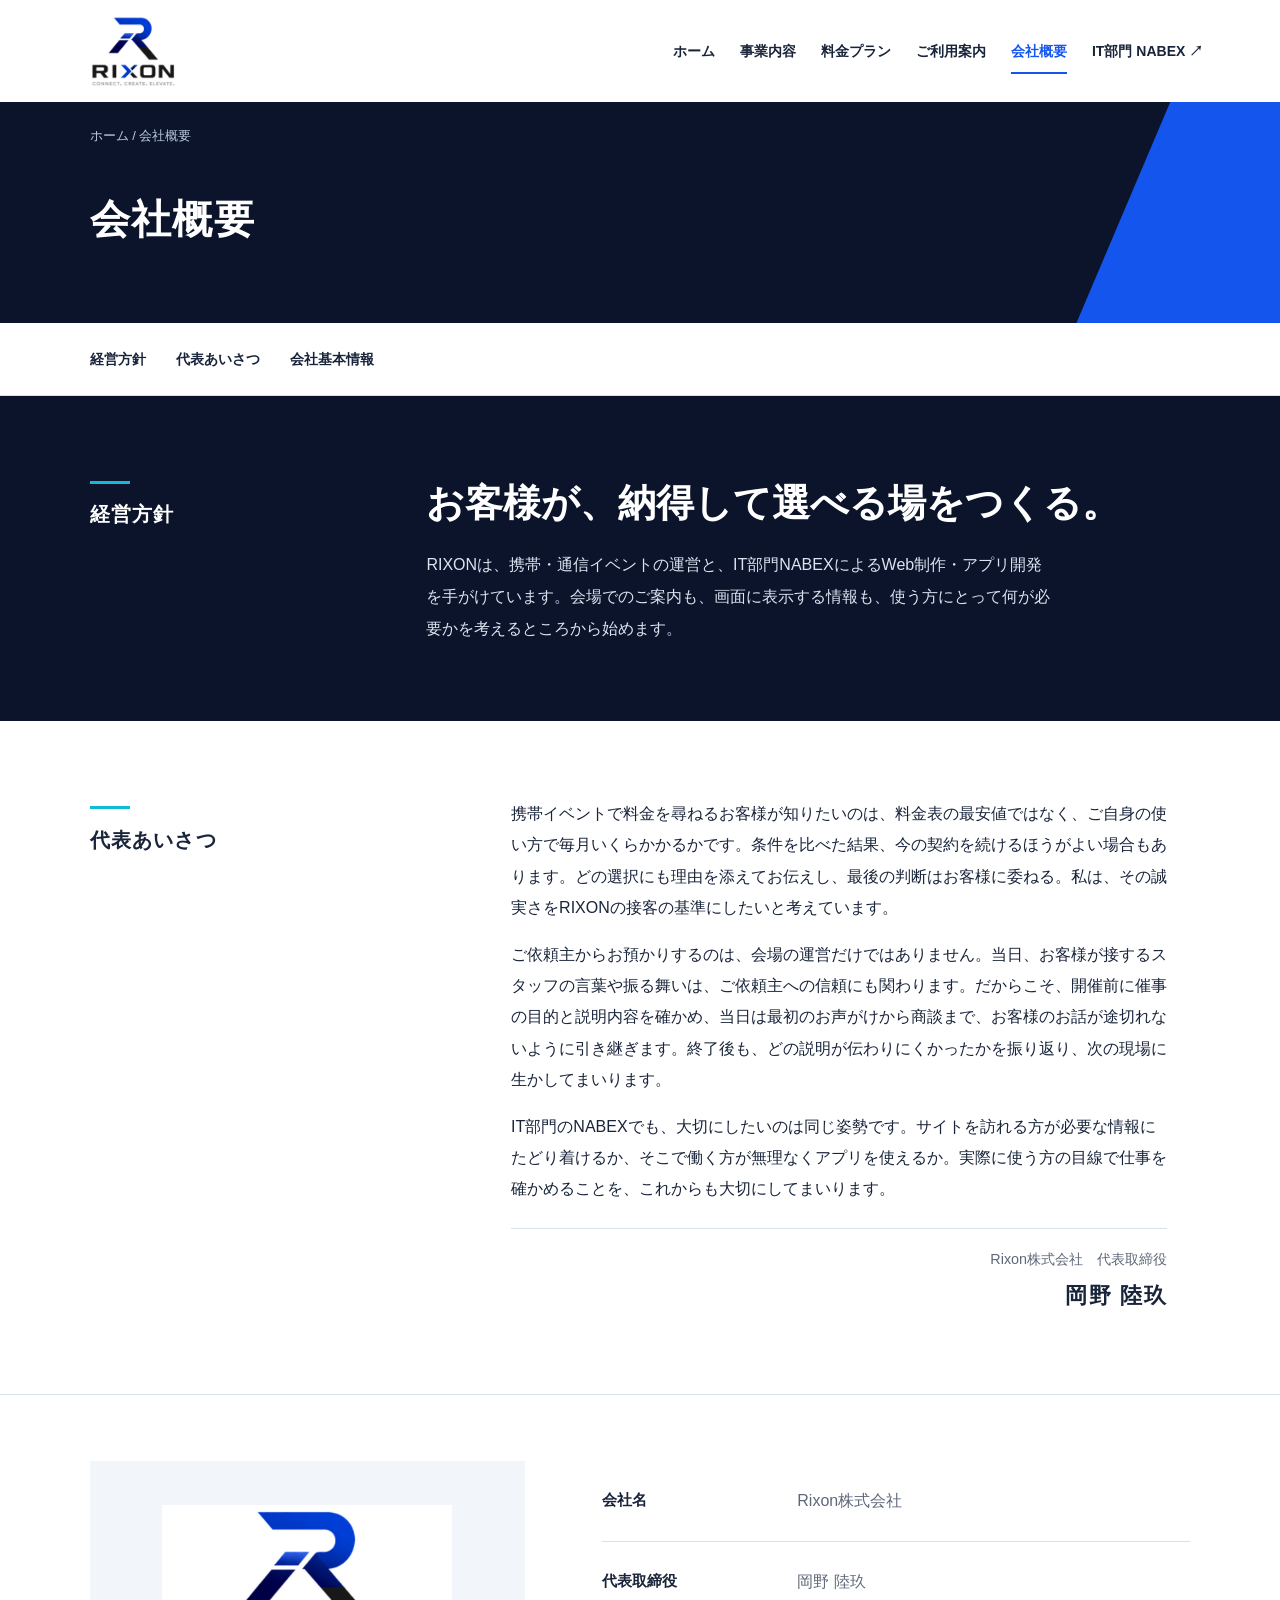
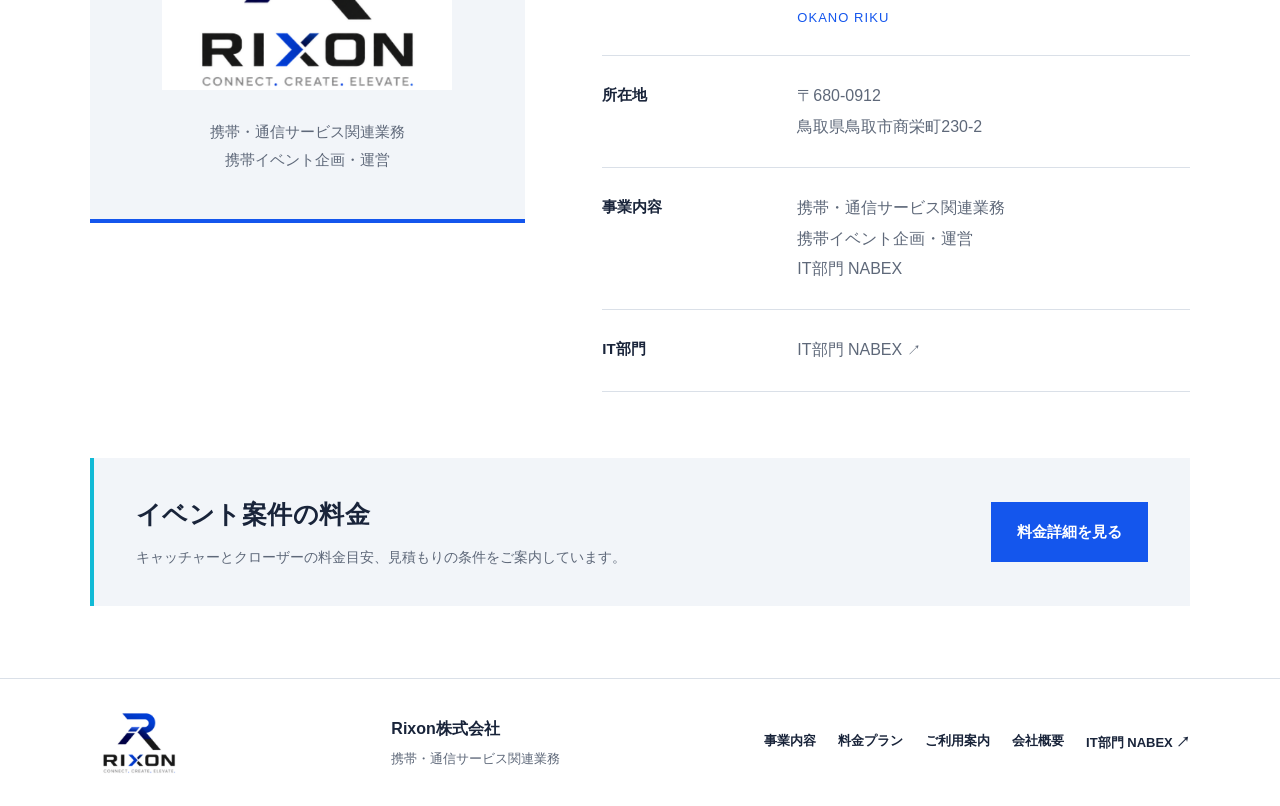
<file: RIXON_公開用/company/index.html>
<!doctype html><html lang="ja"><head><meta charset="utf-8"><meta name="viewport" content="width=device-width,initial-scale=1"><meta http-equiv="Content-Security-Policy" content="default-src 'none'; base-uri 'none'; form-action 'none'; img-src 'self'; style-src 'self'; object-src 'none'"><meta name="referrer" content="no-referrer"><meta name="description" content="Rixon株式会社。代表取締役 岡野 陸玖。鳥取県鳥取市商栄町230-2。携帯・通信イベントの企画・運営。"><title>会社概要・代表取締役 | Rixon株式会社</title><link rel="icon" type="image/png" href="../rixon-mark.png"><link rel="stylesheet" href="../style.css"></head><body class="inner"><a class="skip-link" href="#main">本文へ移動</a><header><a class="brand" href="../index.html" aria-label="RIXON ホーム"><img src="../rixon-logo.png" width="132" height="84" alt="RIXON — CONNECT. CREATE. ELEVATE."></a><nav aria-label="メインナビゲーション"><a href="../index.html">ホーム</a><a href="../services/index.html">事業内容</a><a href="../pricing/index.html">料金プラン</a><a href="../guidelines/index.html">ご利用案内</a><a href="index.html" aria-current="page">会社概要</a><a class="nabex-link" href="https://nabex.bakaito3211245.chatgpt.site/" target="_blank" rel="noopener noreferrer" aria-label="IT部門 NABEXのサイトを新しいタブで開く">IT部門 NABEX <span aria-hidden="true">↗</span></a></nav></header><main id="main"><section class="page-intro"><div class="breadcrumbs"><a href="../index.html">ホーム</a><span> / 会社概要</span></div><h1>会社概要</h1></section><div class="subnav" aria-label="会社概要の目次"><a href="#policy">経営方針</a><a href="#message">代表あいさつ</a><a href="#profile">会社基本情報</a></div>
<section class="company-policy" id="policy" aria-labelledby="policy-heading"><h2 id="policy-heading">経営方針</h2><div><p class="policy-line">お客様が、納得して選べる場をつくる。</p><p class="policy-intro">RIXONは、携帯・通信イベントの運営と、IT部門NABEXによるWeb制作・アプリ開発を手がけています。会場でのご案内も、画面に表示する情報も、使う方にとって何が必要かを考えるところから始めます。</p></div></section>
<section class="director-section corporate-greeting" id="message" aria-labelledby="director-title"><div><h2 id="director-title">代表あいさつ</h2></div><div class="director-message">
<p>携帯イベントで料金を尋ねるお客様が知りたいのは、料金表の最安値ではなく、ご自身の使い方で毎月いくらかかるかです。条件を比べた結果、今の契約を続けるほうがよい場合もあります。どの選択にも理由を添えてお伝えし、最後の判断はお客様に委ねる。私は、その誠実さをRIXONの接客の基準にしたいと考えています。</p>
<p>ご依頼主からお預かりするのは、会場の運営だけではありません。当日、お客様が接するスタッフの言葉や振る舞いは、ご依頼主への信頼にも関わります。だからこそ、開催前に催事の目的と説明内容を確かめ、当日は最初のお声がけから商談まで、お客様のお話が途切れないように引き継ぎます。終了後も、どの説明が伝わりにくかったかを振り返り、次の現場に生かしてまいります。</p>
<p>IT部門のNABEXでも、大切にしたいのは同じ姿勢です。サイトを訪れる方が必要な情報にたどり着けるか、そこで働く方が無理なくアプリを使えるか。実際に使う方の目線で仕事を確かめることを、これからも大切にしてまいります。</p>
<p class="director-signature"><span>Rixon株式会社　代表取締役</span><strong>岡野 陸玖</strong></p></div></section><section class="section company-profile" id="profile" aria-label="会社基本情報"><div class="brand-panel"><img src="../rixon-logo.png" width="352" height="224" alt="RIXON — CONNECT. CREATE. ELEVATE."><p>携帯・通信サービス関連業務<br>携帯イベント企画・運営</p></div><dl class="wide-dl"><div><dt>会社名</dt><dd>Rixon株式会社</dd></div><div><dt>代表取締役</dt><dd>岡野 陸玖<span class="latin">OKANO RIKU</span></dd></div><div><dt>所在地</dt><dd>〒680-0912<br>鳥取県鳥取市商栄町230-2</dd></div><div><dt>事業内容</dt><dd>携帯・通信サービス関連業務<br>携帯イベント企画・運営<br>IT部門 NABEX</dd></div><div><dt>IT部門</dt><dd><a class="nabex-link" href="https://nabex.bakaito3211245.chatgpt.site/" target="_blank" rel="noopener noreferrer" aria-label="IT部門 NABEXのサイトを新しいタブで開く">IT部門 NABEX <span aria-hidden="true">↗</span></a></dd></div></dl></section><aside class="page-band"><div><h2>イベント案件の料金</h2><p>キャッチャーとクローザーの料金目安、見積もりの条件をご案内しています。</p></div><a class="button" href="../pricing/index.html">料金詳細を見る</a></aside></main><footer><a class="brand" href="../index.html"><img src="../rixon-logo.png" width="116" height="74" alt="RIXON"></a><div><strong>Rixon株式会社</strong><p>携帯・通信サービス関連業務</p></div><div class="footer-links"><a href="../services/index.html">事業内容</a><a href="../pricing/index.html">料金プラン</a><a href="../guidelines/index.html">ご利用案内</a><a href="index.html">会社概要</a><a class="nabex-link" href="https://nabex.bakaito3211245.chatgpt.site/" target="_blank" rel="noopener noreferrer" aria-label="IT部門 NABEXのサイトを新しいタブで開く">IT部門 NABEX <span aria-hidden="true">↗</span></a></div></footer></body></html>
</file>
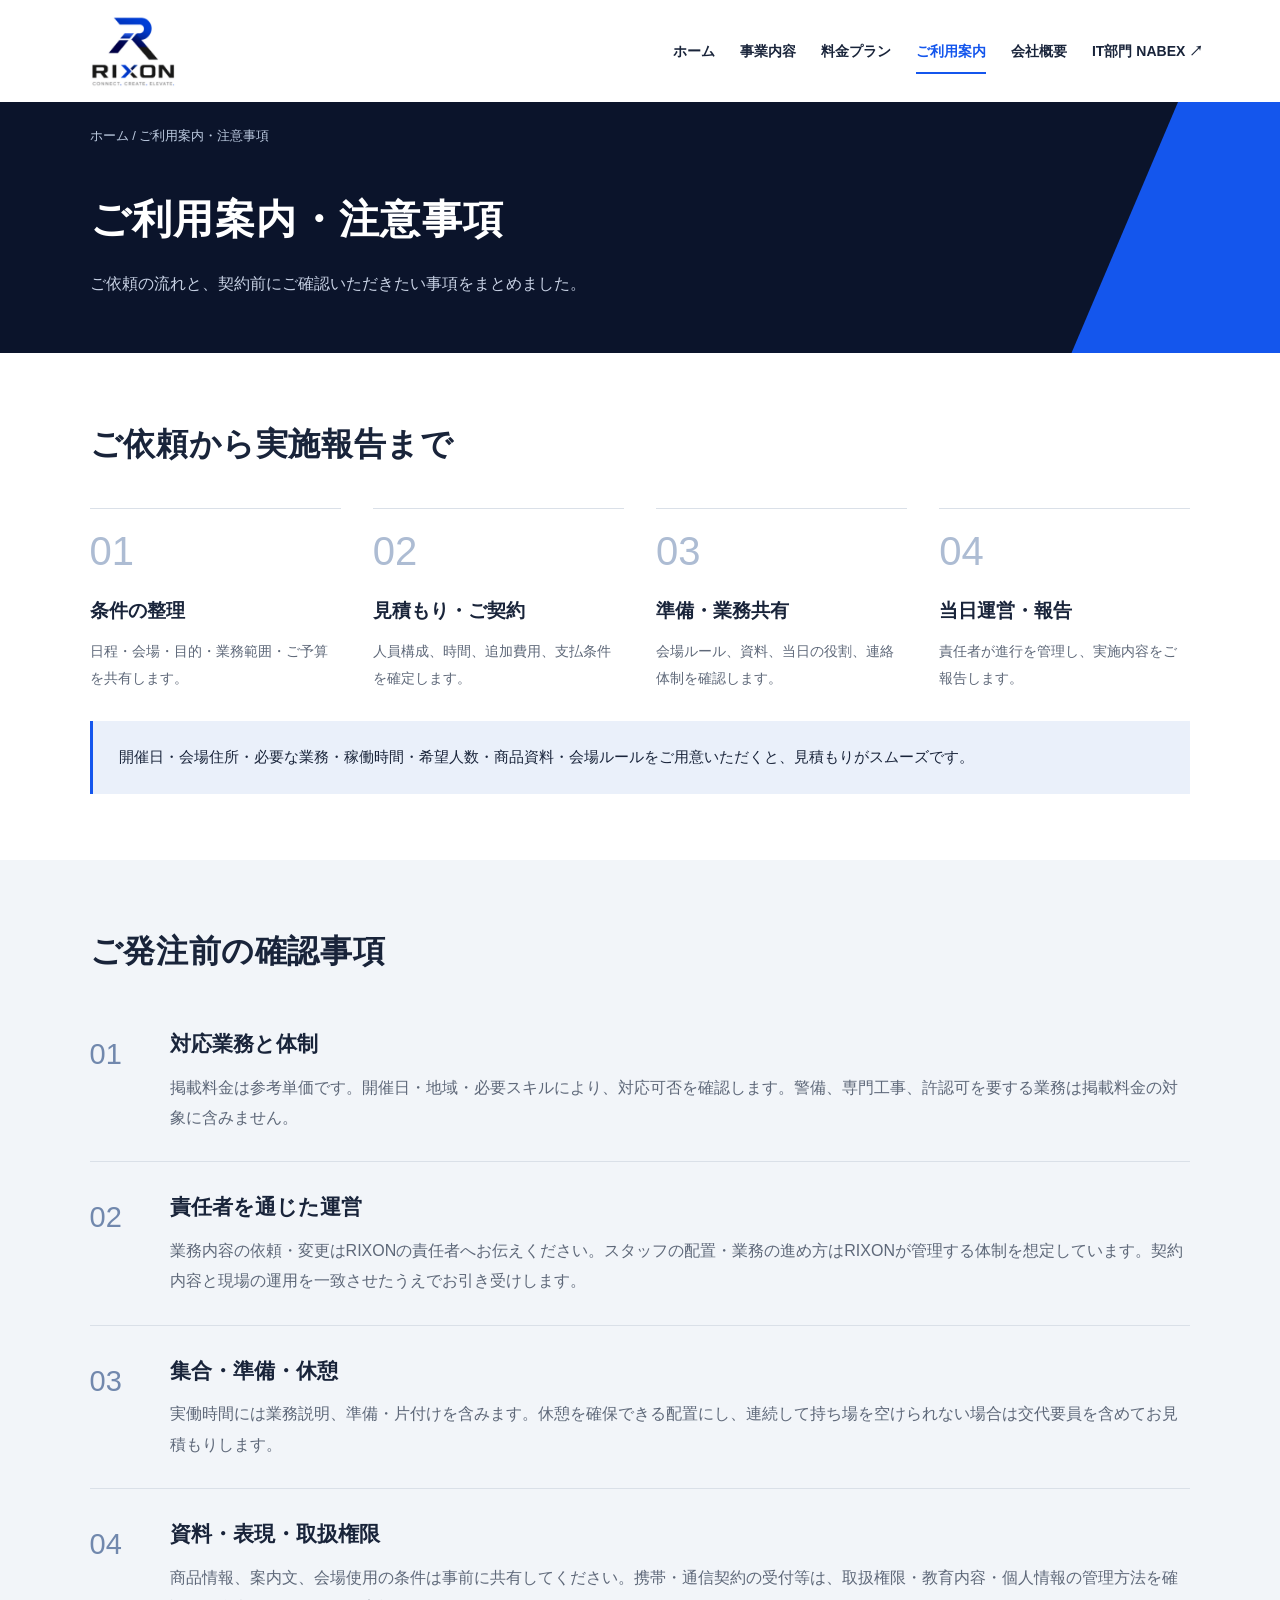
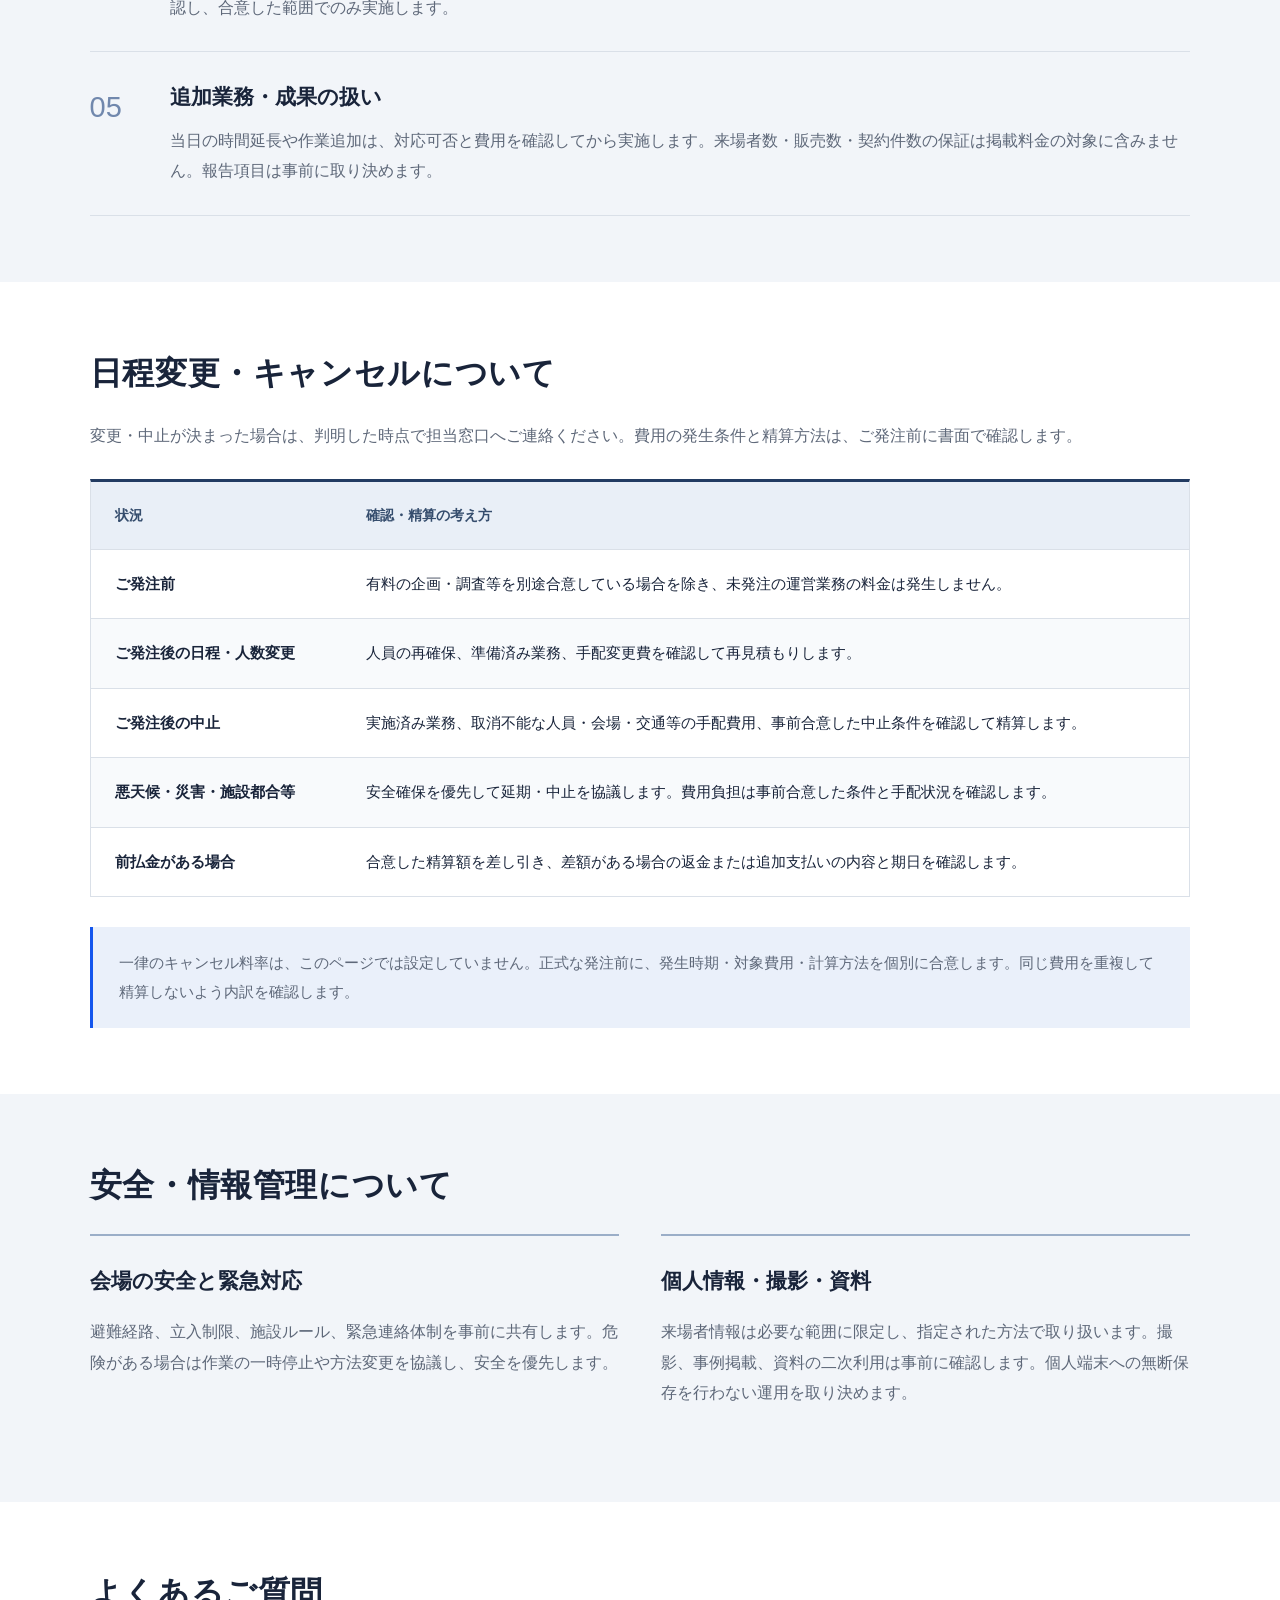
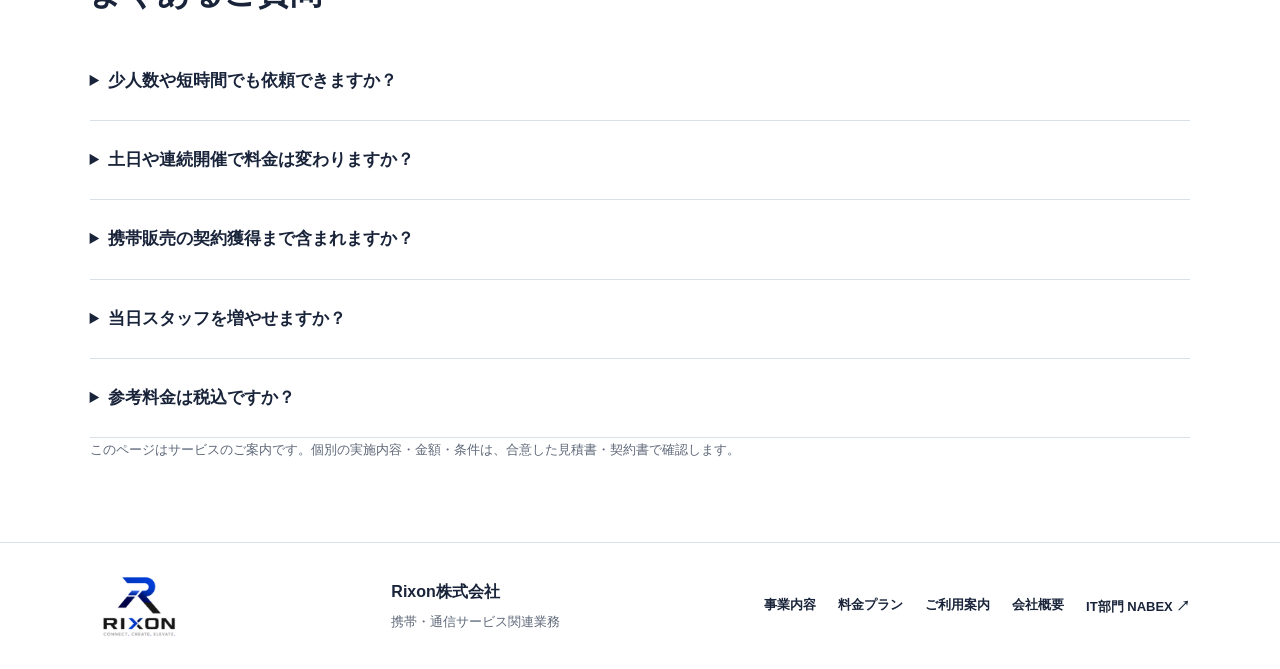
<file: RIXON_公開用/guidelines/index.html>
<!doctype html><html lang="ja"><head><meta charset="utf-8"><meta name="viewport" content="width=device-width,initial-scale=1"><meta http-equiv="Content-Security-Policy" content="default-src 'none'; base-uri 'none'; form-action 'none'; img-src 'self'; style-src 'self'; object-src 'none'"><meta name="referrer" content="no-referrer"><meta name="description" content="ご依頼の流れ、事前確認、追加業務、変更・中止、安全・情報管理、よくあるご質問。"><title>ご利用案内・注意事項 | Rixon株式会社</title><link rel="icon" type="image/png" href="../rixon-mark.png"><link rel="stylesheet" href="../style.css"></head><body class="inner"><a class="skip-link" href="#main">本文へ移動</a><header><a class="brand" href="../index.html" aria-label="RIXON ホーム"><img src="../rixon-logo.png" width="132" height="84" alt="RIXON — CONNECT. CREATE. ELEVATE."></a><nav aria-label="メインナビゲーション"><a href="../index.html">ホーム</a><a href="../services/index.html">事業内容</a><a href="../pricing/index.html">料金プラン</a><a href="index.html" aria-current="page">ご利用案内</a><a href="../company/index.html">会社概要</a><a class="nabex-link" href="https://nabex.bakaito3211245.chatgpt.site/" target="_blank" rel="noopener noreferrer" aria-label="IT部門 NABEXのサイトを新しいタブで開く">IT部門 NABEX <span aria-hidden="true">↗</span></a></nav></header><main id="main"><section class="page-intro"><div class="breadcrumbs"><a href="../index.html">ホーム</a><span> / ご利用案内・注意事項</span></div><h1>ご利用案内・注意事項</h1><p>ご依頼の流れと、契約前にご確認いただきたい事項をまとめました。</p></section><section class="section"><h2>ご依頼から実施報告まで</h2><ol class="steps"><li><span>01</span><h3>条件の整理</h3><p>日程・会場・目的・業務範囲・ご予算を共有します。</p></li><li><span>02</span><h3>見積もり・ご契約</h3><p>人員構成、時間、追加費用、支払条件を確定します。</p></li><li><span>03</span><h3>準備・業務共有</h3><p>会場ルール、資料、当日の役割、連絡体制を確認します。</p></li><li><span>04</span><h3>当日運営・報告</h3><p>責任者が進行を管理し、実施内容をご報告します。</p></li></ol><div class="notice">開催日・会場住所・必要な業務・稼働時間・希望人数・商品資料・会場ルールをご用意いただくと、見積もりがスムーズです。</div></section>
<section class="section shaded"><h2>ご発注前の確認事項</h2><div class="numbered-terms"><article><span>01</span><div><h3>対応業務と体制</h3><p>掲載料金は参考単価です。開催日・地域・必要スキルにより、対応可否を確認します。警備、専門工事、許認可を要する業務は掲載料金の対象に含みません。</p></div></article><article><span>02</span><div><h3>責任者を通じた運営</h3><p>業務内容の依頼・変更はRIXONの責任者へお伝えください。スタッフの配置・業務の進め方はRIXONが管理する体制を想定しています。契約内容と現場の運用を一致させたうえでお引き受けします。</p></div></article><article><span>03</span><div><h3>集合・準備・休憩</h3><p>実働時間には業務説明、準備・片付けを含みます。休憩を確保できる配置にし、連続して持ち場を空けられない場合は交代要員を含めてお見積もりします。</p></div></article><article><span>04</span><div><h3>資料・表現・取扱権限</h3><p>商品情報、案内文、会場使用の条件は事前に共有してください。携帯・通信契約の受付等は、取扱権限・教育内容・個人情報の管理方法を確認し、合意した範囲でのみ実施します。</p></div></article><article><span>05</span><div><h3>追加業務・成果の扱い</h3><p>当日の時間延長や作業追加は、対応可否と費用を確認してから実施します。来場者数・販売数・契約件数の保証は掲載料金の対象に含みません。報告項目は事前に取り決めます。</p></div></article></div></section>
<section class="section" id="changes"><h2>日程変更・キャンセルについて</h2><p>変更・中止が決まった場合は、判明した時点で担当窓口へご連絡ください。費用の発生条件と精算方法は、ご発注前に書面で確認します。</p><div class="table-wrap" tabindex="0" role="region" aria-label="料金表。横にスクロールできます"><table><thead><tr><th scope="col">状況</th><th scope="col">確認・精算の考え方</th></tr></thead><tbody><tr><th scope="row">ご発注前</th><td>有料の企画・調査等を別途合意している場合を除き、未発注の運営業務の料金は発生しません。</td></tr><tr><th scope="row">ご発注後の日程・人数変更</th><td>人員の再確保、準備済み業務、手配変更費を確認して再見積もりします。</td></tr><tr><th scope="row">ご発注後の中止</th><td>実施済み業務、取消不能な人員・会場・交通等の手配費用、事前合意した中止条件を確認して精算します。</td></tr><tr><th scope="row">悪天候・災害・施設都合等</th><td>安全確保を優先して延期・中止を協議します。費用負担は事前合意した条件と手配状況を確認します。</td></tr><tr><th scope="row">前払金がある場合</th><td>合意した精算額を差し引き、差額がある場合の返金または追加支払いの内容と期日を確認します。</td></tr></tbody></table></div><p class="notice">一律のキャンセル料率は、このページでは設定していません。正式な発注前に、発生時期・対象費用・計算方法を個別に合意します。同じ費用を重複して精算しないよう内訳を確認します。</p></section>
<section class="section shaded"><h2>安全・情報管理について</h2><div class="two-columns"><article class="info-card"><h3>会場の安全と緊急対応</h3><p>避難経路、立入制限、施設ルール、緊急連絡体制を事前に共有します。危険がある場合は作業の一時停止や方法変更を協議し、安全を優先します。</p></article><article class="info-card"><h3>個人情報・撮影・資料</h3><p>来場者情報は必要な範囲に限定し、指定された方法で取り扱います。撮影、事例掲載、資料の二次利用は事前に確認します。個人端末への無断保存を行わない運用を取り決めます。</p></article></div></section>
<section class="section"><h2>よくあるご質問</h2><div class="faq"><details><summary>少人数や短時間でも依頼できますか？</summary><p>イベント料金は1名・1日あたりの参考単価です。少人数・短時間での対応可否や料金は、業務範囲と管理体制を確認して個別に検討します。</p></details><details><summary>土日や連続開催で料金は変わりますか？</summary><p>掲載料金は参考単価です。日程・人員の確保状況により追加費用が必要な場合は正式見積もりに明記します。連続開催は日数分が基本で、自動割引ではありません。</p></details><details><summary>携帯販売の契約獲得まで含まれますか？</summary><p>クローザーは商談・契約獲得に関わる対応を想定しています。契約受付・登録処理等を含む具体的な範囲と必要な権限・教育を確認し、正式見積もりに明記します。契約件数の保証はありません。</p></details><details><summary>当日スタッフを増やせますか？</summary><p>人員確保が必要なため、当日の増員は保証できません。人数の変更が見込まれる場合は早めにご相談ください。</p></details><details><summary>参考料金は税込ですか？</summary><p>掲載額の税区分は確認中です。正式見積書で税込・税別と請求総額を明記し、ご発注前に確認します。</p></details></div><p class="note">このページはサービスのご案内です。個別の実施内容・金額・条件は、合意した見積書・契約書で確認します。</p></section></main><footer><a class="brand" href="../index.html"><img src="../rixon-logo.png" width="116" height="74" alt="RIXON"></a><div><strong>Rixon株式会社</strong><p>携帯・通信サービス関連業務</p></div><div class="footer-links"><a href="../services/index.html">事業内容</a><a href="../pricing/index.html">料金プラン</a><a href="index.html">ご利用案内</a><a href="../company/index.html">会社概要</a><a class="nabex-link" href="https://nabex.bakaito3211245.chatgpt.site/" target="_blank" rel="noopener noreferrer" aria-label="IT部門 NABEXのサイトを新しいタブで開く">IT部門 NABEX <span aria-hidden="true">↗</span></a></div></footer></body></html>
</file>
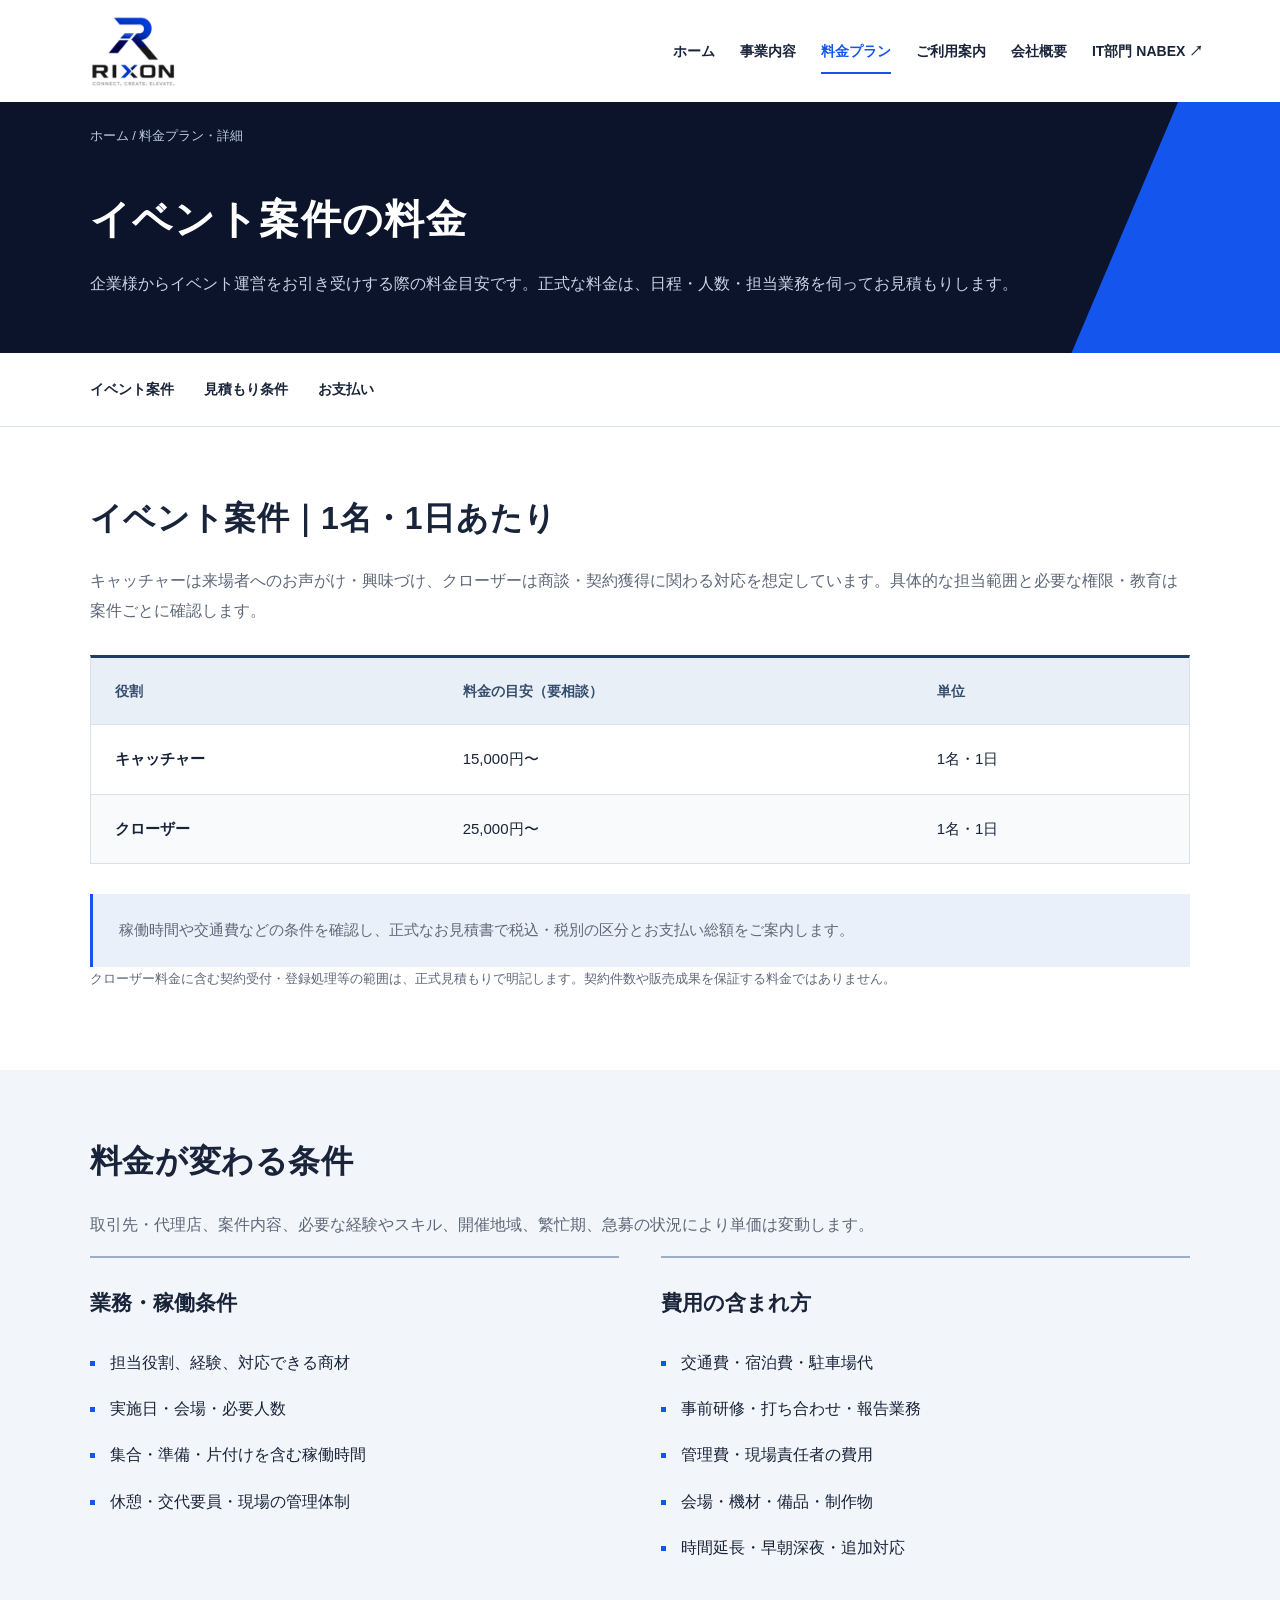
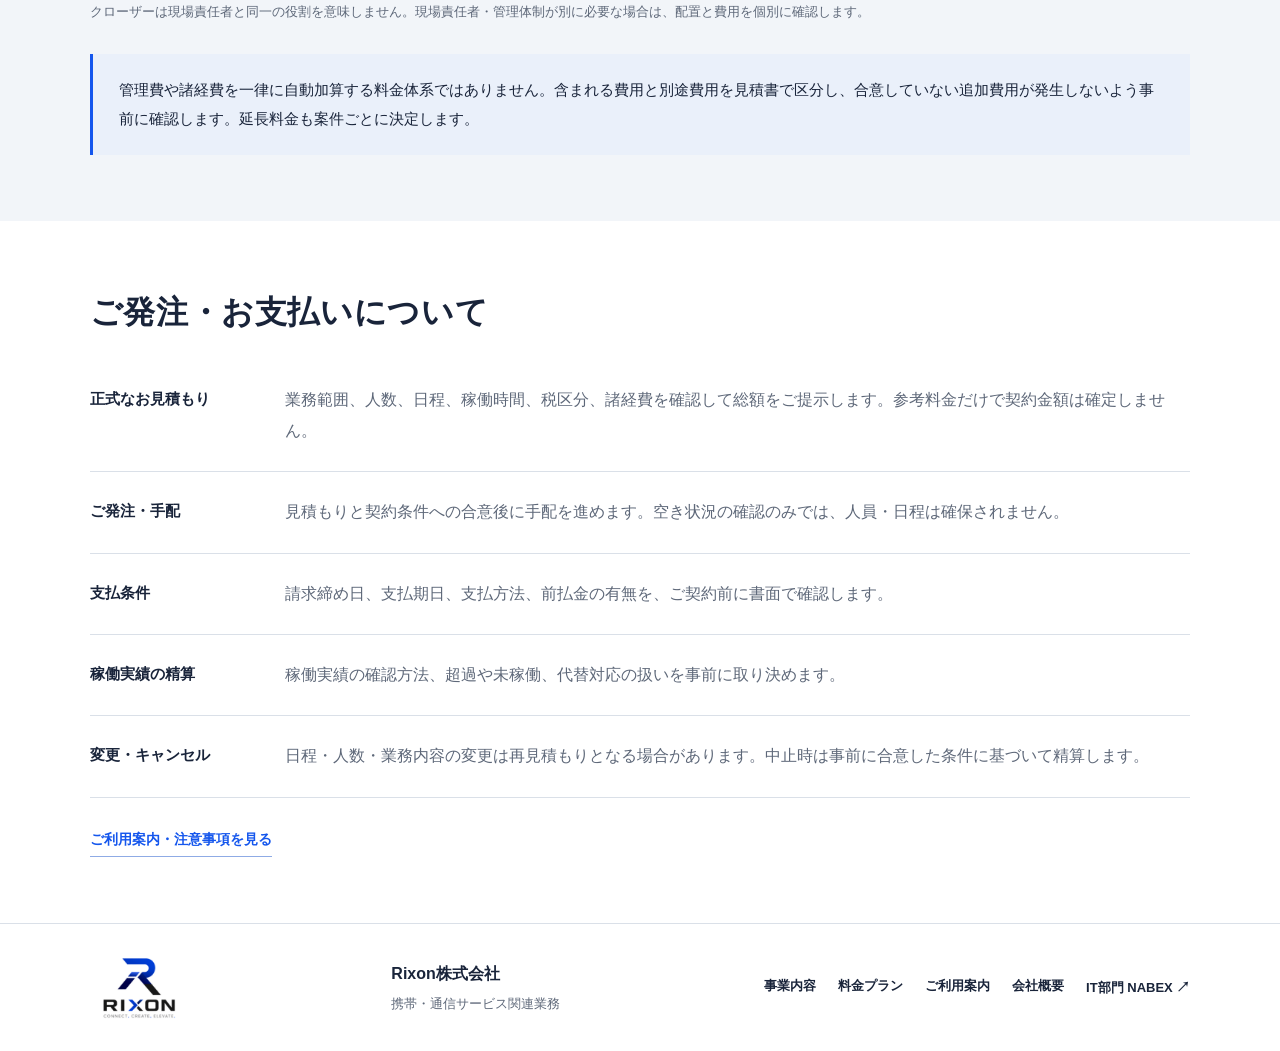
<file: RIXON_公開用/pricing/index.html>
<!doctype html><html lang="ja"><head><meta charset="utf-8"><meta name="viewport" content="width=device-width,initial-scale=1"><meta http-equiv="Content-Security-Policy" content="default-src 'none'; base-uri 'none'; form-action 'none'; img-src 'self'; style-src 'self'; object-src 'none'"><meta name="referrer" content="no-referrer"><meta name="description" content="法人向けイベント運営の参考料金は、1名・1日あたりキャッチャー15,000円〜、クローザー25,000円〜。正式な料金は案件ごとにご相談のうえお見積もりします。"><title>料金プラン・詳細 | Rixon株式会社</title><link rel="icon" type="image/png" href="../rixon-mark.png"><link rel="stylesheet" href="../style.css"></head><body class="inner"><a class="skip-link" href="#main">本文へ移動</a><header><a class="brand" href="../index.html" aria-label="RIXON ホーム"><img src="../rixon-logo.png" width="132" height="84" alt="RIXON — CONNECT. CREATE. ELEVATE."></a><nav aria-label="メインナビゲーション"><a href="../index.html">ホーム</a><a href="../services/index.html">事業内容</a><a href="index.html" aria-current="page">料金プラン</a><a href="../guidelines/index.html">ご利用案内</a><a href="../company/index.html">会社概要</a><a class="nabex-link" href="https://nabex.bakaito3211245.chatgpt.site/" target="_blank" rel="noopener noreferrer" aria-label="IT部門 NABEXのサイトを新しいタブで開く">IT部門 NABEX <span aria-hidden="true">↗</span></a></nav></header><main id="main"><section class="page-intro"><div class="breadcrumbs"><a href="../index.html">ホーム</a><span> / 料金プラン・詳細</span></div><h1>イベント案件の料金</h1><p>企業様からイベント運営をお引き受けする際の料金目安です。正式な料金は、日程・人数・担当業務を伺ってお見積もりします。</p></section><div class="subnav"><a href="#event">イベント案件</a><a href="#included">見積もり条件</a><a href="#payment">お支払い</a></div><section class="section detail-section" id="event"><h2>イベント案件｜1名・1日あたり</h2><p>キャッチャーは来場者へのお声がけ・興味づけ、クローザーは商談・契約獲得に関わる対応を想定しています。具体的な担当範囲と必要な権限・教育は案件ごとに確認します。</p><div class="table-wrap" tabindex="0" role="region" aria-label="参考料金表。横にスクロールできます"><table><thead><tr><th scope="col">役割</th><th scope="col">料金の目安（要相談）</th><th scope="col">単位</th></tr></thead><tbody><tr><th scope="row">キャッチャー</th><td>15,000円〜</td><td>1名・1日</td></tr><tr><th scope="row">クローザー</th><td>25,000円〜</td><td>1名・1日</td></tr></tbody></table></div><p class="notice">稼働時間や交通費などの条件を確認し、正式なお見積書で税込・税別の区分とお支払い総額をご案内します。</p><p class="note">クローザー料金に含む契約受付・登録処理等の範囲は、正式見積もりで明記します。契約件数や販売成果を保証する料金ではありません。</p></section><section class="section shaded" id="included"><h2>料金が変わる条件</h2><p>取引先・代理店、案件内容、必要な経験やスキル、開催地域、繁忙期、急募の状況により単価は変動します。</p><div class="two-columns"><article class="info-card"><h3>業務・稼働条件</h3><ul class="check-list"><li>担当役割、経験、対応できる商材</li><li>実施日・会場・必要人数</li><li>集合・準備・片付けを含む稼働時間</li><li>休憩・交代要員・現場の管理体制</li></ul></article><article class="info-card"><h3>費用の含まれ方</h3><ul class="check-list"><li>交通費・宿泊費・駐車場代</li><li>事前研修・打ち合わせ・報告業務</li><li>管理費・現場責任者の費用</li><li>会場・機材・備品・制作物</li><li>時間延長・早朝深夜・追加対応</li></ul></article></div><p class="note">クローザーは現場責任者と同一の役割を意味しません。現場責任者・管理体制が別に必要な場合は、配置と費用を個別に確認します。</p><div class="notice">管理費や諸経費を一律に自動加算する料金体系ではありません。含まれる費用と別途費用を見積書で区分し、合意していない追加費用が発生しないよう事前に確認します。延長料金も案件ごとに決定します。</div></section><section class="section" id="payment"><h2>ご発注・お支払いについて</h2><dl class="wide-dl"><div><dt>正式なお見積もり</dt><dd>業務範囲、人数、日程、稼働時間、税区分、諸経費を確認して総額をご提示します。参考料金だけで契約金額は確定しません。</dd></div><div><dt>ご発注・手配</dt><dd>見積もりと契約条件への合意後に手配を進めます。空き状況の確認のみでは、人員・日程は確保されません。</dd></div><div><dt>支払条件</dt><dd>請求締め日、支払期日、支払方法、前払金の有無を、ご契約前に書面で確認します。</dd></div><div><dt>稼働実績の精算</dt><dd>稼働実績の確認方法、超過や未稼働、代替対応の扱いを事前に取り決めます。</dd></div><div><dt>変更・キャンセル</dt><dd>日程・人数・業務内容の変更は再見積もりとなる場合があります。中止時は事前に合意した条件に基づいて精算します。</dd></div></dl><a class="text-link" href="../guidelines/#changes">ご利用案内・注意事項を見る</a></section></main><footer><a class="brand" href="../index.html"><img src="../rixon-logo.png" width="116" height="74" alt="RIXON"></a><div><strong>Rixon株式会社</strong><p>携帯・通信サービス関連業務</p></div><div class="footer-links"><a href="../services/index.html">事業内容</a><a href="index.html">料金プラン</a><a href="../guidelines/index.html">ご利用案内</a><a href="../company/index.html">会社概要</a><a class="nabex-link" href="https://nabex.bakaito3211245.chatgpt.site/" target="_blank" rel="noopener noreferrer" aria-label="IT部門 NABEXのサイトを新しいタブで開く">IT部門 NABEX <span aria-hidden="true">↗</span></a></div></footer></body></html>
</file>
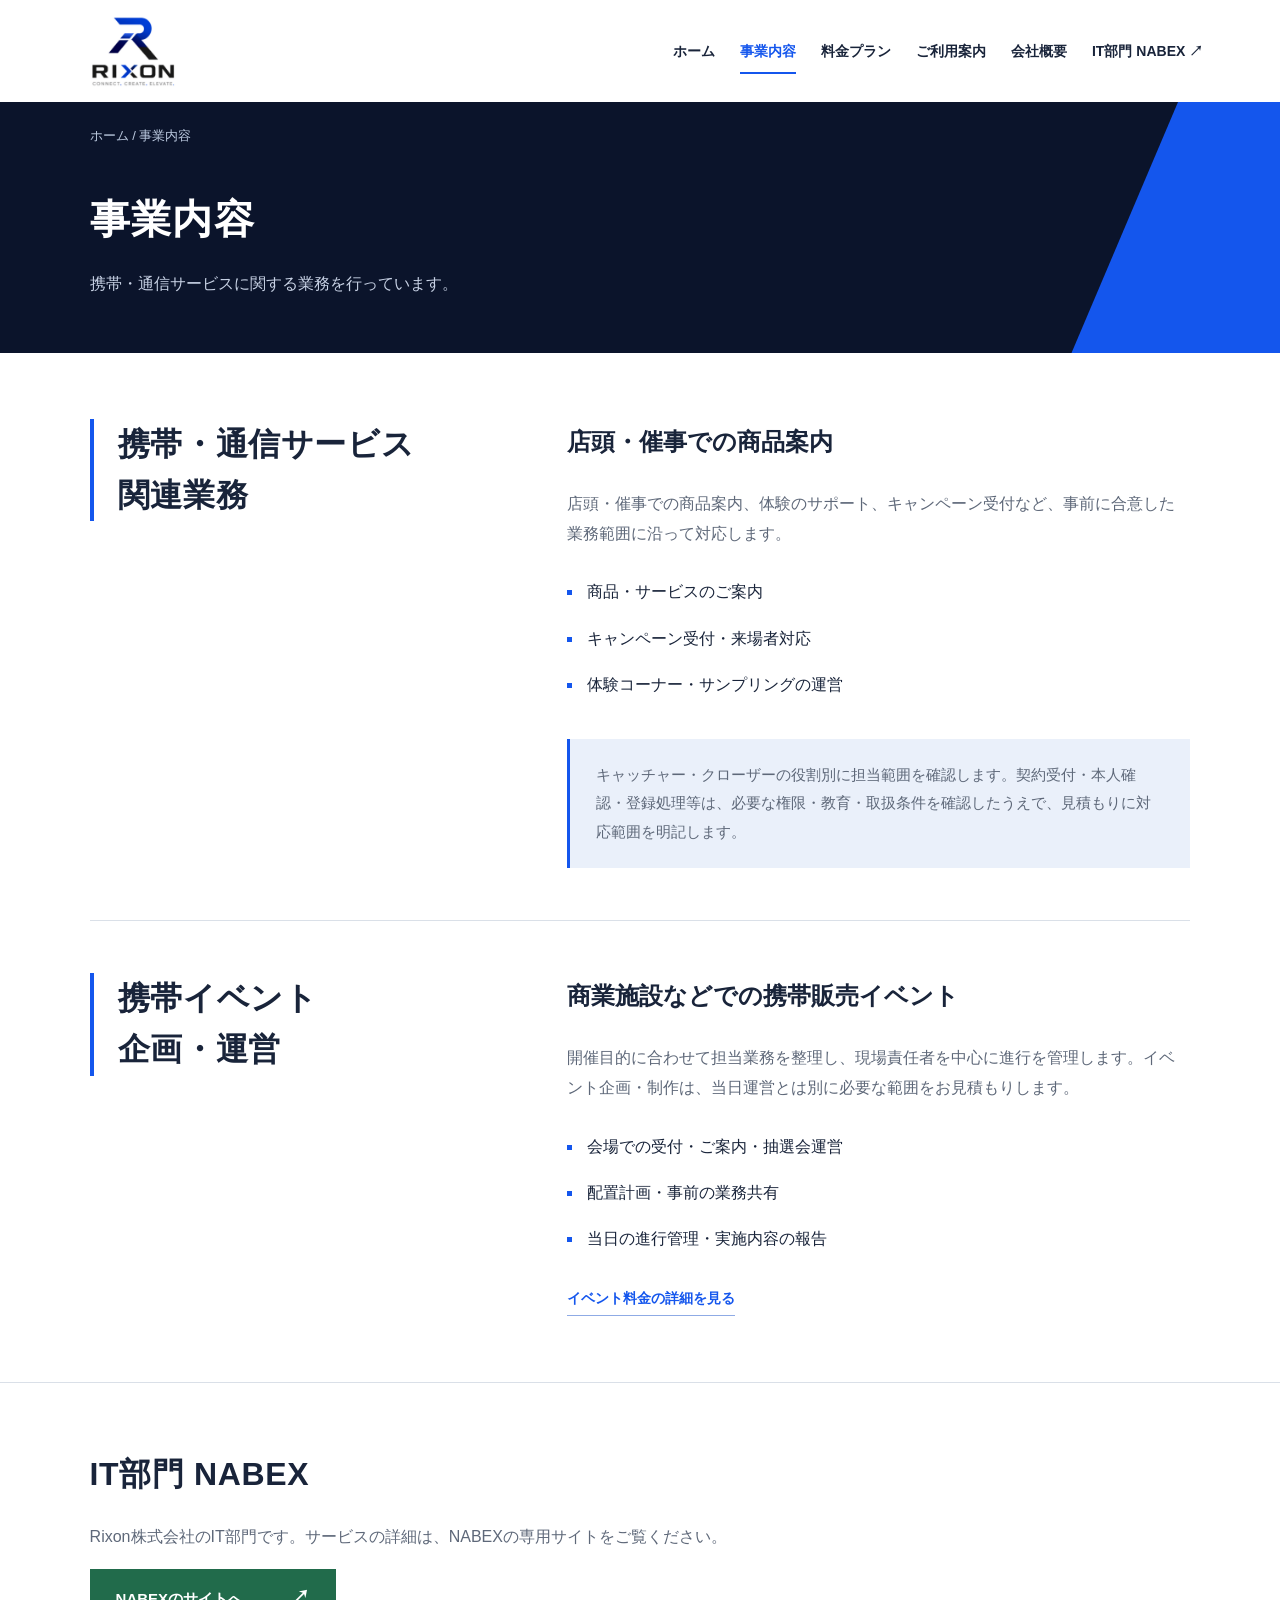
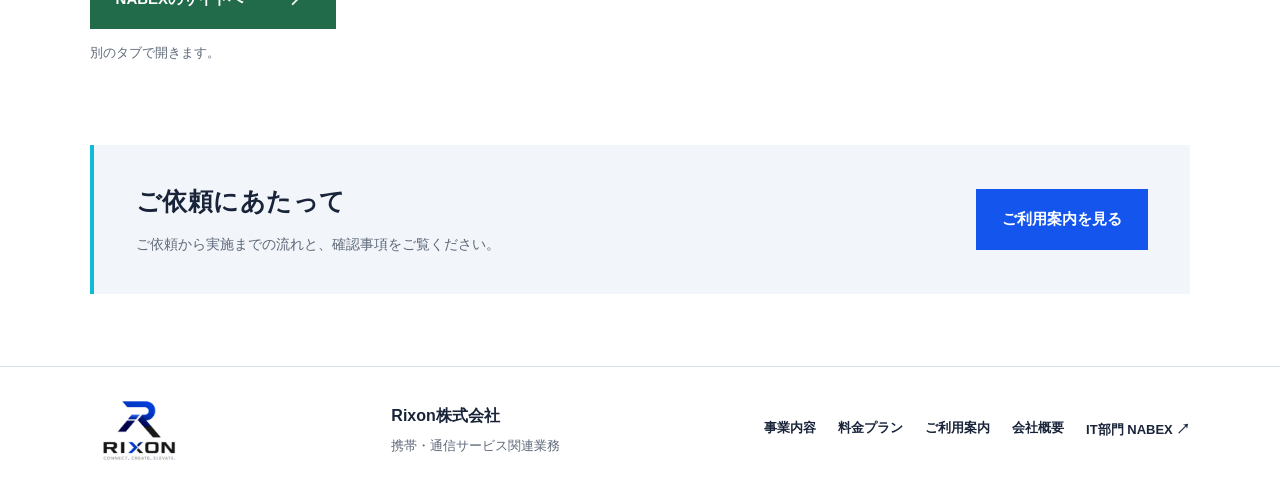
<file: RIXON_公開用/services/index.html>
<!doctype html><html lang="ja"><head><meta charset="utf-8"><meta name="viewport" content="width=device-width,initial-scale=1"><meta http-equiv="Content-Security-Policy" content="default-src 'none'; base-uri 'none'; form-action 'none'; img-src 'self'; style-src 'self'; object-src 'none'"><meta name="referrer" content="no-referrer"><meta name="description" content="携帯・通信サービス関連業務、携帯イベント企画・運営をご紹介します。"><title>事業内容 | Rixon株式会社</title><link rel="icon" type="image/png" href="../rixon-mark.png"><link rel="stylesheet" href="../style.css"></head><body class="inner"><a class="skip-link" href="#main">本文へ移動</a><header><a class="brand" href="../index.html" aria-label="RIXON ホーム"><img src="../rixon-logo.png" width="132" height="84" alt="RIXON — CONNECT. CREATE. ELEVATE."></a><nav aria-label="メインナビゲーション"><a href="../index.html">ホーム</a><a href="index.html" aria-current="page">事業内容</a><a href="../pricing/index.html">料金プラン</a><a href="../guidelines/index.html">ご利用案内</a><a href="../company/index.html">会社概要</a><a class="nabex-link" href="https://nabex.bakaito3211245.chatgpt.site/" target="_blank" rel="noopener noreferrer" aria-label="IT部門 NABEXのサイトを新しいタブで開く">IT部門 NABEX <span aria-hidden="true">↗</span></a></nav></header><main id="main"><section class="page-intro"><div class="breadcrumbs"><a href="../index.html">ホーム</a><span> / 事業内容</span></div><h1>事業内容</h1><p>携帯・通信サービスに関する業務を行っています。</p></section><section class="section detail-section"><article class="service-detail"><div><h2>携帯・通信サービス<br>関連業務</h2></div><div><p class="large-copy">店頭・催事での商品案内</p><p>店頭・催事での商品案内、体験のサポート、キャンペーン受付など、事前に合意した業務範囲に沿って対応します。</p><ul class="check-list"><li>商品・サービスのご案内</li><li>キャンペーン受付・来場者対応</li><li>体験コーナー・サンプリングの運営</li></ul><p class="notice">キャッチャー・クローザーの役割別に担当範囲を確認します。契約受付・本人確認・登録処理等は、必要な権限・教育・取扱条件を確認したうえで、見積もりに対応範囲を明記します。</p></div></article><article class="service-detail"><div><h2>携帯イベント<br>企画・運営</h2></div><div><p class="large-copy">商業施設などでの携帯販売イベント</p><p>開催目的に合わせて担当業務を整理し、現場責任者を中心に進行を管理します。イベント企画・制作は、当日運営とは別に必要な範囲をお見積もりします。</p><ul class="check-list"><li>会場での受付・ご案内・抽選会運営</li><li>配置計画・事前の業務共有</li><li>当日の進行管理・実施内容の報告</li></ul><a class="text-link" href="../pricing/index.html">イベント料金の詳細を見る</a></div></article></section><section class="section nabex-service"><h2>IT部門 NABEX</h2><p>Rixon株式会社のIT部門です。サービスの詳細は、NABEXの専用サイトをご覧ください。</p><a class="button" href="https://nabex.bakaito3211245.chatgpt.site/" target="_blank" rel="noopener noreferrer">NABEXのサイトへ <span aria-hidden="true">↗</span></a><p class="note">別のタブで開きます。</p></section><aside class="page-band"><div><h2>ご依頼にあたって</h2><p>ご依頼から実施までの流れと、確認事項をご覧ください。</p></div><a class="button" href="../guidelines/index.html">ご利用案内を見る</a></aside></main><footer><a class="brand" href="../index.html"><img src="../rixon-logo.png" width="116" height="74" alt="RIXON"></a><div><strong>Rixon株式会社</strong><p>携帯・通信サービス関連業務</p></div><div class="footer-links"><a href="index.html">事業内容</a><a href="../pricing/index.html">料金プラン</a><a href="../guidelines/index.html">ご利用案内</a><a href="../company/index.html">会社概要</a><a class="nabex-link" href="https://nabex.bakaito3211245.chatgpt.site/" target="_blank" rel="noopener noreferrer" aria-label="IT部門 NABEXのサイトを新しいタブで開く">IT部門 NABEX <span aria-hidden="true">↗</span></a></div></footer></body></html>
</file>
<file: style.css>
:root{--navy:#0b142b;--ink:#19243a;--blue:#1456ed;--cyan:#11bad6;--muted:#5e6879;--line:#dae0e8;--paper:#f2f5f9}*{box-sizing:border-box}html{scroll-behavior:smooth;scroll-padding-top:24px}body{margin:0;background:#fff;color:var(--ink);font-family:'Hiragino Kaku Gothic ProN','Yu Gothic',Meiryo,Arial,sans-serif;font-size:16px;line-height:1.9}a{color:inherit;text-decoration:none}a:focus-visible,summary:focus-visible,.table-wrap:focus-visible{outline:3px solid #df8900;outline-offset:5px}a:hover{color:var(--blue)}img{max-width:100%;height:auto}h1,h2,h3,p{margin-top:0}h1,h2,h3{font-feature-settings:'palt';line-height:1.6}h2{font-size:32px;letter-spacing:.02em}h3{font-size:21px}button,a,summary{-webkit-tap-highlight-color:transparent}.skip-link{position:fixed;top:-100px;left:16px;background:white;z-index:100;padding:8px 16px}.skip-link:focus{top:16px}header{display:flex;justify-content:space-between;align-items:center;gap:35px;padding:14px 6%;min-height:102px;background:white}.brand{display:inline-flex;background:#fff;align-items:center;flex-shrink:0}.brand img{display:block;width:112px}nav{display:flex;gap:34px;align-items:center}nav a{position:relative;font-size:14px;font-weight:700;padding:14px 0}nav a:after{content:'';height:2px;position:absolute;bottom:4px;left:0;right:100%;background:var(--blue);transition:right .2s}nav a:hover:after,nav a[aria-current=page]:after{right:0}nav a[aria-current=page]{color:var(--blue)}.button{display:inline-flex;align-items:center;justify-content:center;gap:45px;background:var(--blue);color:#fff;padding:16px 26px;font-size:15px;font-weight:700;min-height:54px;transition:background .18s,transform .18s}.button:hover{background:#083bab;color:#fff;transform:translateY(-2px)}.button span{font-family:Arial;font-size:22px;line-height:1}.text-link{color:var(--blue);display:inline-block;border-bottom:1px solid #8fabe5;font-size:14px;font-weight:700;padding-bottom:4px}.text-link:hover{border-color:var(--blue)}
/* Brand-led opening, taking its angles and colours from the supplied card. */
.brand-hero{background:var(--navy);color:#fff;position:relative;display:grid;grid-template-columns:57% 43%;overflow:hidden;min-height:620px}.hero-content{padding:84px 6% 112px 10.5%;position:relative;z-index:2}.hero-category{font-size:14px;letter-spacing:.13em;color:#a9c2fa;display:flex;align-items:center;gap:14px;margin-bottom:30px}.hero-category:before{content:'';width:32px;height:2px;background:var(--cyan)}.hero-content h1{font-size:clamp(33px,3.7vw,58px);line-height:1.65;letter-spacing:.015em;white-space:nowrap;margin-bottom:26px}.hero-description{font-size:16px;line-height:2.15;color:#c8d2e5}.hero-actions{display:flex;align-items:center;gap:30px;margin-top:36px}.hero-secondary{font-size:14px;border-bottom:1px solid #75839a;padding-bottom:4px;color:white}.hero-secondary:hover{color:#a4c5ff}.hero-brand{position:relative;background:#174dec;display:flex;align-items:center;justify-content:center;padding:30px 11% 90px 4%;clip-path:polygon(22% 0,100% 0,100% 100%,0 100%);min-width:0}.hero-brand:before{content:'';position:absolute;right:-5%;top:0;height:100%;width:33%;background:var(--cyan);transform:skewX(-15deg)}.logo-surface{position:relative;z-index:1;background:#fff;padding:30px 20px;width:90%;margin-left:16%;box-shadow:0 28px 60px #07133940;transform:translateY(-6px)}.logo-surface img{display:block;width:100%}.hero-brand-caption{position:absolute;bottom:85px;right:17%;font-size:14px;font-weight:700;letter-spacing:.1em;z-index:2}.hero-bottom{position:absolute;left:6%;bottom:0;width:88%;padding:20px 0;display:flex;gap:36px;border-top:1px solid #ffffff35;z-index:3;font-size:13px;letter-spacing:.04em}.hero-bottom span+span{padding-left:32px;border-left:1px solid #ffffff45}
/* Home page sections */
.section-index{display:block;font-family:Arial,sans-serif;font-size:14px;letter-spacing:.12em;color:var(--blue);font-weight:700;margin-bottom:12px}.section-title h2{margin-bottom:16px;font-size:36px}.section-title>p{color:var(--muted);margin-bottom:0}.business-overview{display:grid;grid-template-columns:1fr 1.85fr;gap:7%;padding:92px 7%}.business-rows{counter-reset:business}.business-rows article{border-top:1px solid var(--line);padding:28px 0 32px;counter-increment:business;position:relative}.business-rows article:first-child{border-top:2px solid var(--ink)}.business-rows article:last-child{padding-bottom:0}.business-rows h3{font-size:23px;letter-spacing:.02em;margin-bottom:14px}.business-rows p{color:var(--muted);margin-bottom:20px}.business-rows h3:before{content:counter(business,decimal-leading-zero);font-family:Arial;font-size:13px;color:var(--blue);display:block;margin-bottom:12px;letter-spacing:.1em}.home-rates{background:var(--paper);padding:84px 7%;position:relative}.home-rates>.section-title{display:grid;grid-template-columns:1fr 1.6fr;column-gap:7%;align-items:end}.home-rates .section-index{grid-column:1/-1}.home-rates .section-title h2{margin-bottom:0}.rate-columns{display:grid;grid-template-columns:1.15fr 1fr;gap:0;margin:38px 0 22px}.rate-columns>div{padding:36px;background:#fff}.rate-columns>div:first-child{background:var(--navy);color:white;position:relative;border-top:4px solid var(--blue)}.rate-columns>div:last-child{border-top:4px solid var(--cyan)}.rate-columns h3{font-size:23px;margin:0 0 26px;display:flex;justify-content:space-between;gap:20px;align-items:baseline}.rate-columns h3 small{font-size:13px;white-space:nowrap;font-weight:400}.rate-list{margin:0}.rate-list>div{display:flex;justify-content:space-between;gap:16px;padding:19px 0;border-top:1px solid #dce3eb}.rate-columns>div:first-child .rate-list>div{border-color:#34405a}.rate-list dt{font-size:14px}.rate-list dd{margin:0;font-family:Arial,Meiryo,sans-serif;font-size:23px;font-weight:700;white-space:nowrap;letter-spacing:-.025em}.rate-columns .note{font-size:13px;margin-top:24px}.rate-footnote{font-size:14px;color:var(--muted);margin:20px 0 28px}.flow{padding:84px 7%}.steps{list-style:none;display:grid;grid-template-columns:repeat(4,1fr);gap:32px;padding:0;margin:38px 0 30px;counter-reset:step}.steps li{border-top:1px solid var(--line);padding-top:22px}.steps span{font-family:Arial;font-size:40px;color:#adbcd3;font-weight:400;line-height:1}.steps h3{font-size:19px;margin:20px 0 12px}.steps p{font-size:14px;color:var(--muted);margin:0}.home-company{margin:0 7% 84px;display:grid;grid-template-columns:1fr 1.8fr;gap:40px;background:var(--navy);color:#fff;padding:46px;position:relative;border-left:5px solid var(--blue)}.home-company .section-index{color:#82b5ff}.home-company h2{font-size:30px;margin:0}.home-company h3{font-size:26px;margin-bottom:14px}.home-company p{font-size:15px;color:#ccd6e6}.home-company .text-link{color:#b2d7ff;border-color:#6784ae}
/* Inside pages */
.page-intro{padding:22px 7% 54px;background:var(--navy);color:white;position:relative;isolation:isolate;overflow:hidden}.page-intro:after{content:'';position:absolute;width:20%;right:-7%;height:160%;top:-20%;background:var(--blue);transform:skewX(-23deg);z-index:-1}.breadcrumbs{font-size:13px;color:#bccae0;margin-bottom:38px}.breadcrumbs a{color:inherit}.breadcrumbs a:hover{text-decoration:underline}.page-intro h1{font-size:40px;line-height:1.6;margin:0 0 18px;letter-spacing:.035em}.page-intro p{max-width:85%;color:#c8d2e5;margin:0}.subnav{padding:23px 7%;display:flex;flex-wrap:wrap;gap:16px 30px;border-bottom:1px solid var(--line);font-size:14px;font-weight:700}.subnav a:hover{color:var(--blue)}.section{padding:66px 7%}.section>h2{margin-bottom:22px}.section>p{max-width:1100px;color:var(--muted)}.shaded{background:var(--paper)}.table-wrap{overflow-x:auto;margin:28px 0 20px;background:white;border:1px solid var(--line);border-top:3px solid #223b62}table{border-collapse:collapse;width:100%;min-width:600px;text-align:left;font-size:15px}thead{background:#e9eff7}th,td{padding:20px 24px;vertical-align:top;border-bottom:1px solid var(--line)}thead th{font-size:14px;color:#354d6d;white-space:nowrap}tbody th{font-weight:600}tbody tr:last-child>*{border-bottom:0}tbody tr:nth-child(even){background:#f8fafc}td{font-variant-numeric:tabular-nums}.note{font-size:13px;color:var(--muted)}.notice{background:#eaf0fa;padding:22px 26px;border-left:3px solid var(--blue);font-size:15px;margin:30px 0 0;line-height:1.9}.formula{padding:32px;background:var(--navy);color:white;margin-top:32px}.formula>span{display:block;font-size:14px;color:#a6c9ff;margin-bottom:14px}.formula strong{font-size:26px;line-height:1.6}.formula p{font-size:14px;color:#d1dceb;margin:16px 0 0}.two-columns{display:grid;grid-template-columns:1fr 1fr;gap:42px}.info-card{padding:28px 0;border-top:2px solid #9baec8}.info-card h3{margin-bottom:20px}.info-card p{color:var(--muted);margin:0}.check-list{list-style:none;padding:0;margin:0}.check-list li{padding:8px 0 8px 20px;position:relative}.check-list li:before{content:'';width:5px;height:5px;background:var(--blue);position:absolute;left:0;top:21px}dl{margin:0}.wide-dl>div{display:grid;grid-template-columns:170px 1fr;gap:25px;padding:25px 0;border-bottom:1px solid var(--line)}.wide-dl dt{font-size:15px;font-weight:700}.wide-dl dd{margin:0;font-size:16px;color:var(--muted)}.wide-dl+.text-link{margin-top:28px}.service-detail{display:grid;grid-template-columns:1fr 1.6fr;gap:8%;padding:52px 0;border-bottom:1px solid var(--line)}.service-detail:first-child{padding-top:0}.service-detail:last-child{border:0;padding-bottom:0}.service-detail h2{font-size:32px;margin:0;border-left:4px solid var(--blue);padding-left:24px}.service-detail p{color:var(--muted)}.service-detail .large-copy{font-size:24px;font-weight:600;color:var(--ink);margin-bottom:24px}.service-detail .check-list{margin:20px 0}.page-band{margin:0 7% 72px;padding:36px 42px;background:var(--paper);border-left:4px solid var(--cyan);display:flex;gap:35px;justify-content:space-between;align-items:center}.page-band h2{font-size:25px;margin:0 0 10px}.page-band p{font-size:14px;color:var(--muted);margin:0}.page-band .button{flex-shrink:0}.numbered-terms article{display:grid;grid-template-columns:55px 1fr;gap:25px;padding:28px 0;border-bottom:1px solid var(--line)}.numbered-terms article>span{font-family:Arial;font-size:29px;color:#7188ad}.numbered-terms h3{margin:0 0 12px}.numbered-terms p{color:var(--muted);margin:0}.faq details{padding:23px 0;border-bottom:1px solid var(--line)}.faq summary{cursor:pointer;font-size:17px;font-weight:600}.faq details p{margin:18px 0 0;padding-left:20px;color:var(--muted)}.company-profile{display:grid;grid-template-columns:1fr 1.35fr;gap:7%;align-items:start}.brand-panel{background:var(--paper);padding:44px 32px;text-align:center;border-bottom:4px solid var(--blue)}.brand-panel img{width:290px;display:block;margin:auto}.brand-panel p{font-size:15px;margin:28px 0 0;color:var(--muted)}.latin{display:block;color:var(--blue);font-size:13px;margin-top:8px;letter-spacing:.08em}.director-section{display:grid;grid-template-columns:1fr 1.4fr;gap:50px;padding:48px 7%;background:var(--navy);color:white;margin-bottom:72px}.director-section h2{font-size:27px;margin:0}.director-name>p{font-size:40px;letter-spacing:.08em;line-height:1.6;margin:0 0 8px}.director-name>span{font-size:13px;letter-spacing:.15em;color:#9fc2fa}.director-company{margin-top:24px;padding-top:18px;border-top:1px solid #3a4963;font-size:14px}footer{display:flex;gap:30px;align-items:center;justify-content:space-between;padding:32px 7%;border-top:1px solid var(--line);background:white}footer .brand img{width:98px}footer strong{font-size:16px}footer p{font-size:13px;color:var(--muted);margin:3px 0 0}.footer-links{display:flex;gap:22px;flex-wrap:wrap;font-size:13px;font-weight:600}
@media(min-width:1600px){body{max-width:1800px;margin:auto}.hero-content h1{font-size:61px}}
@media(max-width:1100px){nav{gap:23px}.hero-content{padding-top:65px}.hero-content h1{font-size:clamp(28px,3.5vw,37px)}.brand-hero{min-height:600px}.hero-brand{padding-right:6%}.hero-actions{gap:20px}.logo-surface{padding:25px 16px}.rate-columns>div{padding:28px}.rate-columns h3{display:block}.rate-columns h3 small{display:block;margin-top:6px}.rate-list>div{flex-direction:column;gap:5px}.business-overview{gap:5%;grid-template-columns:1fr 1.6fr}.page-band{align-items:flex-start;flex-direction:column}.service-detail{gap:40px}.company-profile{gap:35px}.wide-dl>div{grid-template-columns:125px 1fr}.footer-links{max-width:300px}}
@media(max-width:760px){header{padding:12px 6% 8px;gap:10px;display:block;min-height:0}header .brand img{width:94px}nav{gap:6px 20px;flex-wrap:wrap;margin-top:7px}nav a{font-size:13px;padding:7px 0}.brand-hero{grid-template-columns:1fr;min-height:0}.hero-content{padding:40px 7% 34px}.hero-category{font-size:12px;letter-spacing:.04em;margin-bottom:22px}.hero-content h1{font-size:clamp(27px,7.2vw,43px);line-height:1.7;white-space:normal;margin-bottom:20px}.hero-description{font-size:15px;line-height:2}.hero-actions{margin-top:26px;gap:25px}.button{padding:13px 21px;font-size:14px;min-height:50px;gap:30px}.hero-secondary{font-size:13px}.hero-brand{height:242px;clip-path:polygon(8% 0,100% 0,100% 100%,0 100%);margin-left:10%;padding:22px 12% 36px 5%;justify-content:flex-start}.logo-surface{max-width:234px;width:78%;margin-left:8%;padding:15px;transform:none;box-shadow:0 12px 26px #09184433}.hero-brand-caption{right:8%;bottom:12px;font-size:12px}.hero-brand:before{width:32%}.hero-bottom{position:relative;left:auto;bottom:auto;width:auto;margin:24px 7% 0;padding:16px 0;gap:8px 16px;flex-wrap:wrap;font-size:12px}.hero-bottom span+span{padding-left:0;border:0}.desktop{display:none}.business-overview{grid-template-columns:1fr;gap:28px;padding:52px 7%}.section-title h2{font-size:29px;margin-bottom:12px}.section-index{font-size:12px;margin-bottom:8px}.section-title>p{font-size:15px}.business-rows article{padding:24px 0}.business-rows h3{font-size:21px}.business-rows p{font-size:15px}.home-rates{padding:50px 7%}.home-rates>.section-title{grid-template-columns:1fr;gap:10px}.home-rates .section-index{margin-bottom:0}.rate-columns{grid-template-columns:1fr;margin-top:26px}.rate-columns>div{padding:27px 22px}.rate-columns h3{display:flex;font-size:21px;gap:12px}.rate-columns h3 small{font-size:12px;margin:0}.rate-list>div{flex-direction:row;gap:12px;flex-wrap:wrap;padding:16px 0}.rate-list dt{font-size:13px}.rate-list dd{font-size:19px}.rate-footnote{font-size:13px}.flow,.section{padding:50px 7%}.steps{grid-template-columns:1fr 1fr;gap:28px 22px;margin-top:28px}.steps span{font-size:34px}.steps h3{font-size:17px;margin-top:16px}.steps p{font-size:14px}.home-company{grid-template-columns:1fr;gap:25px;padding:30px 25px;margin-bottom:50px}.home-company h2{font-size:26px}.home-company h3{font-size:24px}.home-company p{font-size:14px}.page-intro{padding:18px 7% 38px}.breadcrumbs{font-size:12px;margin-bottom:26px}.page-intro h1{font-size:28px;max-width:95%;letter-spacing:0}.page-intro p{font-size:15px;max-width:93%}.page-intro:after{right:-12%;width:24%}.subnav{gap:12px 22px;padding:20px 7%;font-size:13px}.section h2{font-size:26px}.section h3{font-size:20px}.section>p{font-size:15px}.table-wrap{margin-top:24px}table{font-size:14px;min-width:560px}th,td{padding:16px 18px}.notice{padding:18px 20px;font-size:14px}.formula{padding:25px}.formula strong{font-size:23px}.two-columns,.service-detail,.company-profile{grid-template-columns:1fr;gap:25px}.info-card{padding:24px 0 0}.check-list{font-size:15px}.wide-dl>div{grid-template-columns:1fr;gap:8px;padding:21px 0}.wide-dl dd{font-size:15px}.service-detail{padding:34px 0}.service-detail h2{font-size:27px;padding-left:18px}.service-detail .large-copy{font-size:20px}.service-detail p{font-size:15px}.page-band{padding:26px;margin-bottom:50px;gap:22px}.page-band h2{font-size:23px}.page-band .button{width:100%}.numbered-terms article{grid-template-columns:30px 1fr;gap:17px;padding:24px 0}.numbered-terms article>span{font-size:21px}.numbered-terms h3{font-size:19px}.numbered-terms p{font-size:15px}.faq summary{font-size:16px}.faq details p{font-size:15px;padding-left:0}.brand-panel{padding:32px 25px}.brand-panel img{width:245px}.director-section{grid-template-columns:1fr;gap:22px;padding:38px 7%;margin-bottom:50px}.director-section h2{font-size:23px}.director-name>p{font-size:33px}footer{flex-wrap:wrap;justify-content:flex-start;gap:24px;padding:28px 7%}footer .brand img{width:90px}footer p{font-size:11px}.footer-links{width:100%;max-width:none;gap:12px 24px;font-size:13px}}
@media(prefers-reduced-motion:reduce){html{scroll-behavior:auto}*{transition:none!important}.button:hover{transform:none}}

/* NABEX department entry */
header nav{flex-wrap:wrap;justify-content:flex-end;column-gap:25px;row-gap:0}.nabex-link{white-space:nowrap}.nabex-link span{font-size:14px}.nabex-section{margin:0 7% 60px;padding:44px;display:grid;grid-template-columns:1fr 1.8fr;gap:40px;align-items:center;background:#edf6f2;border-left:5px solid #227250}.nabex-title p{font-size:14px;color:#376451;margin:0 0 10px}.nabex-title h2{font-family:Arial,sans-serif;font-size:52px;letter-spacing:.04em;color:#175c40;margin:0;line-height:1.2}.nabex-details h3{font-size:23px;margin-bottom:12px}.nabex-details p{color:var(--muted);margin-bottom:22px}.nabex-details .button,.nabex-service .button{background:#216b4b}.nabex-details .button:hover,.nabex-service .button:hover{background:#174d36}.nabex-tab-note{display:block;font-size:12px;color:var(--muted);margin-top:8px}.nabex-service{border-top:1px solid var(--line)}.nabex-service .note{margin-top:12px}@media(max-width:760px){header nav{justify-content:flex-start;gap:6px 18px}.nabex-section{grid-template-columns:1fr;padding:30px 25px;gap:24px;margin-bottom:40px}.nabex-title h2{font-size:42px}.nabex-details h3{font-size:21px}.nabex-details p{font-size:15px}.nabex-details .button{max-width:100%}}

.rate-columns.event-only{grid-template-columns:1fr}

.director-message{max-width:42em;min-width:0}.director-message>p{margin:0 0 1em;color:inherit;font-size:1rem;line-height:1.95}.director-message>.director-signature{margin:1.5rem 0 0;padding-top:1rem;border-top:1px solid #536178}.director-signature span,.director-signature strong{display:block}.director-signature span{font-size:.9rem}.director-signature strong{font-size:1.4rem;letter-spacing:.07em}

.company-policy,.corporate-greeting{display:grid;grid-template-columns:minmax(9em,1fr) minmax(0,2.8fr);gap:clamp(2rem,5vw,5.5rem);margin:0;padding:clamp(3rem,6vw,6rem) 7%}
.company-policy{background:var(--navy);color:white}.company-policy h2,.corporate-greeting h2{margin:0;padding-top:.4em;font-size:1.25rem;letter-spacing:.06em}.company-policy h2::before,.corporate-greeting h2::before{content:'';display:block;width:2.5rem;height:3px;margin-bottom:.9rem;background:var(--cyan)}
.policy-line{margin:0 0 1rem;font-size:clamp(1.6rem,3vw,2.85rem);line-height:1.55;font-weight:700;text-wrap:balance}.policy-intro{max-width:39em;margin:0;line-height:2;color:#dbe4f0}
.corporate-greeting{background:white;color:var(--ink);border-bottom:1px solid var(--line)}.corporate-greeting .director-message{max-width:41em}.corporate-greeting .director-signature{border-color:var(--line);text-align:right}.corporate-greeting .director-signature span{color:var(--muted)}
@media(max-width:780px){.company-policy,.corporate-greeting{grid-template-columns:1fr;gap:1.5rem;padding:2.75rem 7%}.company-policy h2,.corporate-greeting h2{padding-top:0}}

/* Representative portrait, paired with the company greeting. */
.corporate-greeting{grid-template-columns:minmax(240px,1fr) minmax(0,1.9fr);align-items:start}
.director-profile{min-width:0}.director-portrait{margin:1.75rem 0 0;max-width:370px}
.director-portrait img{display:block;width:100%;height:auto}
.director-portrait figcaption{padding:1.15rem 0 0;line-height:1.6}
.director-portrait figcaption span{display:block;font-size:.8rem;color:var(--muted);letter-spacing:.06em}
.director-portrait figcaption strong{display:block;margin-top:.3rem;font-size:1.4rem;font-weight:600;letter-spacing:.1em}
@media(max-width:780px){.corporate-greeting{grid-template-columns:1fr;gap:2rem}.director-portrait{max-width:340px;margin:1.5rem auto 0}.director-portrait figcaption{padding-top:1rem}}
</file>
<file: RIXON_GitHub/style.css>
:root{--navy:#0b142b;--ink:#19243a;--blue:#1456ed;--cyan:#11bad6;--muted:#5e6879;--line:#dae0e8;--paper:#f2f5f9}*{box-sizing:border-box}html{scroll-behavior:smooth;scroll-padding-top:24px}body{margin:0;background:#fff;color:var(--ink);font-family:'Hiragino Kaku Gothic ProN','Yu Gothic',Meiryo,Arial,sans-serif;font-size:16px;line-height:1.9}a{color:inherit;text-decoration:none}a:focus-visible,summary:focus-visible,.table-wrap:focus-visible{outline:3px solid #df8900;outline-offset:5px}a:hover{color:var(--blue)}img{max-width:100%;height:auto}h1,h2,h3,p{margin-top:0}h1,h2,h3{font-feature-settings:'palt';line-height:1.6}h2{font-size:32px;letter-spacing:.02em}h3{font-size:21px}button,a,summary{-webkit-tap-highlight-color:transparent}.skip-link{position:fixed;top:-100px;left:16px;background:white;z-index:100;padding:8px 16px}.skip-link:focus{top:16px}header{display:flex;justify-content:space-between;align-items:center;gap:35px;padding:14px 6%;min-height:102px;background:white}.brand{display:inline-flex;background:#fff;align-items:center;flex-shrink:0}.brand img{display:block;width:112px}nav{display:flex;gap:34px;align-items:center}nav a{position:relative;font-size:14px;font-weight:700;padding:14px 0}nav a:after{content:'';height:2px;position:absolute;bottom:4px;left:0;right:100%;background:var(--blue);transition:right .2s}nav a:hover:after,nav a[aria-current=page]:after{right:0}nav a[aria-current=page]{color:var(--blue)}.button{display:inline-flex;align-items:center;justify-content:center;gap:45px;background:var(--blue);color:#fff;padding:16px 26px;font-size:15px;font-weight:700;min-height:54px;transition:background .18s,transform .18s}.button:hover{background:#083bab;color:#fff;transform:translateY(-2px)}.button span{font-family:Arial;font-size:22px;line-height:1}.text-link{color:var(--blue);display:inline-block;border-bottom:1px solid #8fabe5;font-size:14px;font-weight:700;padding-bottom:4px}.text-link:hover{border-color:var(--blue)}
/* Brand-led opening, taking its angles and colours from the supplied card. */
.brand-hero{background:var(--navy);color:#fff;position:relative;display:grid;grid-template-columns:57% 43%;overflow:hidden;min-height:620px}.hero-content{padding:84px 6% 112px 10.5%;position:relative;z-index:2}.hero-category{font-size:14px;letter-spacing:.13em;color:#a9c2fa;display:flex;align-items:center;gap:14px;margin-bottom:30px}.hero-category:before{content:'';width:32px;height:2px;background:var(--cyan)}.hero-content h1{font-size:clamp(33px,3.7vw,58px);line-height:1.65;letter-spacing:.015em;white-space:nowrap;margin-bottom:26px}.hero-description{font-size:16px;line-height:2.15;color:#c8d2e5}.hero-actions{display:flex;align-items:center;gap:30px;margin-top:36px}.hero-secondary{font-size:14px;border-bottom:1px solid #75839a;padding-bottom:4px;color:white}.hero-secondary:hover{color:#a4c5ff}.hero-brand{position:relative;background:#174dec;display:flex;align-items:center;justify-content:center;padding:30px 11% 90px 4%;clip-path:polygon(22% 0,100% 0,100% 100%,0 100%);min-width:0}.hero-brand:before{content:'';position:absolute;right:-5%;top:0;height:100%;width:33%;background:var(--cyan);transform:skewX(-15deg)}.logo-surface{position:relative;z-index:1;background:#fff;padding:30px 20px;width:90%;margin-left:16%;box-shadow:0 28px 60px #07133940;transform:translateY(-6px)}.logo-surface img{display:block;width:100%}.hero-brand-caption{position:absolute;bottom:85px;right:17%;font-size:14px;font-weight:700;letter-spacing:.1em;z-index:2}.hero-bottom{position:absolute;left:6%;bottom:0;width:88%;padding:20px 0;display:flex;gap:36px;border-top:1px solid #ffffff35;z-index:3;font-size:13px;letter-spacing:.04em}.hero-bottom span+span{padding-left:32px;border-left:1px solid #ffffff45}
/* Home page sections */
.section-index{display:block;font-family:Arial,sans-serif;font-size:14px;letter-spacing:.12em;color:var(--blue);font-weight:700;margin-bottom:12px}.section-title h2{margin-bottom:16px;font-size:36px}.section-title>p{color:var(--muted);margin-bottom:0}.business-overview{display:grid;grid-template-columns:1fr 1.85fr;gap:7%;padding:92px 7%}.business-rows{counter-reset:business}.business-rows article{border-top:1px solid var(--line);padding:28px 0 32px;counter-increment:business;position:relative}.business-rows article:first-child{border-top:2px solid var(--ink)}.business-rows article:last-child{padding-bottom:0}.business-rows h3{font-size:23px;letter-spacing:.02em;margin-bottom:14px}.business-rows p{color:var(--muted);margin-bottom:20px}.business-rows h3:before{content:counter(business,decimal-leading-zero);font-family:Arial;font-size:13px;color:var(--blue);display:block;margin-bottom:12px;letter-spacing:.1em}.home-rates{background:var(--paper);padding:84px 7%;position:relative}.home-rates>.section-title{display:grid;grid-template-columns:1fr 1.6fr;column-gap:7%;align-items:end}.home-rates .section-index{grid-column:1/-1}.home-rates .section-title h2{margin-bottom:0}.rate-columns{display:grid;grid-template-columns:1.15fr 1fr;gap:0;margin:38px 0 22px}.rate-columns>div{padding:36px;background:#fff}.rate-columns>div:first-child{background:var(--navy);color:white;position:relative;border-top:4px solid var(--blue)}.rate-columns>div:last-child{border-top:4px solid var(--cyan)}.rate-columns h3{font-size:23px;margin:0 0 26px;display:flex;justify-content:space-between;gap:20px;align-items:baseline}.rate-columns h3 small{font-size:13px;white-space:nowrap;font-weight:400}.rate-list{margin:0}.rate-list>div{display:flex;justify-content:space-between;gap:16px;padding:19px 0;border-top:1px solid #dce3eb}.rate-columns>div:first-child .rate-list>div{border-color:#34405a}.rate-list dt{font-size:14px}.rate-list dd{margin:0;font-family:Arial,Meiryo,sans-serif;font-size:23px;font-weight:700;white-space:nowrap;letter-spacing:-.025em}.rate-columns .note{font-size:13px;margin-top:24px}.rate-footnote{font-size:14px;color:var(--muted);margin:20px 0 28px}.flow{padding:84px 7%}.steps{list-style:none;display:grid;grid-template-columns:repeat(4,1fr);gap:32px;padding:0;margin:38px 0 30px;counter-reset:step}.steps li{border-top:1px solid var(--line);padding-top:22px}.steps span{font-family:Arial;font-size:40px;color:#adbcd3;font-weight:400;line-height:1}.steps h3{font-size:19px;margin:20px 0 12px}.steps p{font-size:14px;color:var(--muted);margin:0}.home-company{margin:0 7% 84px;display:grid;grid-template-columns:1fr 1.8fr;gap:40px;background:var(--navy);color:#fff;padding:46px;position:relative;border-left:5px solid var(--blue)}.home-company .section-index{color:#82b5ff}.home-company h2{font-size:30px;margin:0}.home-company h3{font-size:26px;margin-bottom:14px}.home-company p{font-size:15px;color:#ccd6e6}.home-company .text-link{color:#b2d7ff;border-color:#6784ae}
/* Inside pages */
.page-intro{padding:22px 7% 54px;background:var(--navy);color:white;position:relative;isolation:isolate;overflow:hidden}.page-intro:after{content:'';position:absolute;width:20%;right:-7%;height:160%;top:-20%;background:var(--blue);transform:skewX(-23deg);z-index:-1}.breadcrumbs{font-size:13px;color:#bccae0;margin-bottom:38px}.breadcrumbs a{color:inherit}.breadcrumbs a:hover{text-decoration:underline}.page-intro h1{font-size:40px;line-height:1.6;margin:0 0 18px;letter-spacing:.035em}.page-intro p{max-width:85%;color:#c8d2e5;margin:0}.subnav{padding:23px 7%;display:flex;flex-wrap:wrap;gap:16px 30px;border-bottom:1px solid var(--line);font-size:14px;font-weight:700}.subnav a:hover{color:var(--blue)}.section{padding:66px 7%}.section>h2{margin-bottom:22px}.section>p{max-width:1100px;color:var(--muted)}.shaded{background:var(--paper)}.table-wrap{overflow-x:auto;margin:28px 0 20px;background:white;border:1px solid var(--line);border-top:3px solid #223b62}table{border-collapse:collapse;width:100%;min-width:600px;text-align:left;font-size:15px}thead{background:#e9eff7}th,td{padding:20px 24px;vertical-align:top;border-bottom:1px solid var(--line)}thead th{font-size:14px;color:#354d6d;white-space:nowrap}tbody th{font-weight:600}tbody tr:last-child>*{border-bottom:0}tbody tr:nth-child(even){background:#f8fafc}td{font-variant-numeric:tabular-nums}.note{font-size:13px;color:var(--muted)}.notice{background:#eaf0fa;padding:22px 26px;border-left:3px solid var(--blue);font-size:15px;margin:30px 0 0;line-height:1.9}.formula{padding:32px;background:var(--navy);color:white;margin-top:32px}.formula>span{display:block;font-size:14px;color:#a6c9ff;margin-bottom:14px}.formula strong{font-size:26px;line-height:1.6}.formula p{font-size:14px;color:#d1dceb;margin:16px 0 0}.two-columns{display:grid;grid-template-columns:1fr 1fr;gap:42px}.info-card{padding:28px 0;border-top:2px solid #9baec8}.info-card h3{margin-bottom:20px}.info-card p{color:var(--muted);margin:0}.check-list{list-style:none;padding:0;margin:0}.check-list li{padding:8px 0 8px 20px;position:relative}.check-list li:before{content:'';width:5px;height:5px;background:var(--blue);position:absolute;left:0;top:21px}dl{margin:0}.wide-dl>div{display:grid;grid-template-columns:170px 1fr;gap:25px;padding:25px 0;border-bottom:1px solid var(--line)}.wide-dl dt{font-size:15px;font-weight:700}.wide-dl dd{margin:0;font-size:16px;color:var(--muted)}.wide-dl+.text-link{margin-top:28px}.service-detail{display:grid;grid-template-columns:1fr 1.6fr;gap:8%;padding:52px 0;border-bottom:1px solid var(--line)}.service-detail:first-child{padding-top:0}.service-detail:last-child{border:0;padding-bottom:0}.service-detail h2{font-size:32px;margin:0;border-left:4px solid var(--blue);padding-left:24px}.service-detail p{color:var(--muted)}.service-detail .large-copy{font-size:24px;font-weight:600;color:var(--ink);margin-bottom:24px}.service-detail .check-list{margin:20px 0}.page-band{margin:0 7% 72px;padding:36px 42px;background:var(--paper);border-left:4px solid var(--cyan);display:flex;gap:35px;justify-content:space-between;align-items:center}.page-band h2{font-size:25px;margin:0 0 10px}.page-band p{font-size:14px;color:var(--muted);margin:0}.page-band .button{flex-shrink:0}.numbered-terms article{display:grid;grid-template-columns:55px 1fr;gap:25px;padding:28px 0;border-bottom:1px solid var(--line)}.numbered-terms article>span{font-family:Arial;font-size:29px;color:#7188ad}.numbered-terms h3{margin:0 0 12px}.numbered-terms p{color:var(--muted);margin:0}.faq details{padding:23px 0;border-bottom:1px solid var(--line)}.faq summary{cursor:pointer;font-size:17px;font-weight:600}.faq details p{margin:18px 0 0;padding-left:20px;color:var(--muted)}.company-profile{display:grid;grid-template-columns:1fr 1.35fr;gap:7%;align-items:start}.brand-panel{background:var(--paper);padding:44px 32px;text-align:center;border-bottom:4px solid var(--blue)}.brand-panel img{width:290px;display:block;margin:auto}.brand-panel p{font-size:15px;margin:28px 0 0;color:var(--muted)}.latin{display:block;color:var(--blue);font-size:13px;margin-top:8px;letter-spacing:.08em}.director-section{display:grid;grid-template-columns:1fr 1.4fr;gap:50px;padding:48px 7%;background:var(--navy);color:white;margin-bottom:72px}.director-section h2{font-size:27px;margin:0}.director-name>p{font-size:40px;letter-spacing:.08em;line-height:1.6;margin:0 0 8px}.director-name>span{font-size:13px;letter-spacing:.15em;color:#9fc2fa}.director-company{margin-top:24px;padding-top:18px;border-top:1px solid #3a4963;font-size:14px}footer{display:flex;gap:30px;align-items:center;justify-content:space-between;padding:32px 7%;border-top:1px solid var(--line);background:white}footer .brand img{width:98px}footer strong{font-size:16px}footer p{font-size:13px;color:var(--muted);margin:3px 0 0}.footer-links{display:flex;gap:22px;flex-wrap:wrap;font-size:13px;font-weight:600}
@media(min-width:1600px){body{max-width:1800px;margin:auto}.hero-content h1{font-size:61px}}
@media(max-width:1100px){nav{gap:23px}.hero-content{padding-top:65px}.hero-content h1{font-size:clamp(28px,3.5vw,37px)}.brand-hero{min-height:600px}.hero-brand{padding-right:6%}.hero-actions{gap:20px}.logo-surface{padding:25px 16px}.rate-columns>div{padding:28px}.rate-columns h3{display:block}.rate-columns h3 small{display:block;margin-top:6px}.rate-list>div{flex-direction:column;gap:5px}.business-overview{gap:5%;grid-template-columns:1fr 1.6fr}.page-band{align-items:flex-start;flex-direction:column}.service-detail{gap:40px}.company-profile{gap:35px}.wide-dl>div{grid-template-columns:125px 1fr}.footer-links{max-width:300px}}
@media(max-width:760px){header{padding:12px 6% 8px;gap:10px;display:block;min-height:0}header .brand img{width:94px}nav{gap:6px 20px;flex-wrap:wrap;margin-top:7px}nav a{font-size:13px;padding:7px 0}.brand-hero{grid-template-columns:1fr;min-height:0}.hero-content{padding:40px 7% 34px}.hero-category{font-size:12px;letter-spacing:.04em;margin-bottom:22px}.hero-content h1{font-size:clamp(27px,7.2vw,43px);line-height:1.7;white-space:normal;margin-bottom:20px}.hero-description{font-size:15px;line-height:2}.hero-actions{margin-top:26px;gap:25px}.button{padding:13px 21px;font-size:14px;min-height:50px;gap:30px}.hero-secondary{font-size:13px}.hero-brand{height:242px;clip-path:polygon(8% 0,100% 0,100% 100%,0 100%);margin-left:10%;padding:22px 12% 36px 5%;justify-content:flex-start}.logo-surface{max-width:234px;width:78%;margin-left:8%;padding:15px;transform:none;box-shadow:0 12px 26px #09184433}.hero-brand-caption{right:8%;bottom:12px;font-size:12px}.hero-brand:before{width:32%}.hero-bottom{position:relative;left:auto;bottom:auto;width:auto;margin:24px 7% 0;padding:16px 0;gap:8px 16px;flex-wrap:wrap;font-size:12px}.hero-bottom span+span{padding-left:0;border:0}.desktop{display:none}.business-overview{grid-template-columns:1fr;gap:28px;padding:52px 7%}.section-title h2{font-size:29px;margin-bottom:12px}.section-index{font-size:12px;margin-bottom:8px}.section-title>p{font-size:15px}.business-rows article{padding:24px 0}.business-rows h3{font-size:21px}.business-rows p{font-size:15px}.home-rates{padding:50px 7%}.home-rates>.section-title{grid-template-columns:1fr;gap:10px}.home-rates .section-index{margin-bottom:0}.rate-columns{grid-template-columns:1fr;margin-top:26px}.rate-columns>div{padding:27px 22px}.rate-columns h3{display:flex;font-size:21px;gap:12px}.rate-columns h3 small{font-size:12px;margin:0}.rate-list>div{flex-direction:row;gap:12px;flex-wrap:wrap;padding:16px 0}.rate-list dt{font-size:13px}.rate-list dd{font-size:19px}.rate-footnote{font-size:13px}.flow,.section{padding:50px 7%}.steps{grid-template-columns:1fr 1fr;gap:28px 22px;margin-top:28px}.steps span{font-size:34px}.steps h3{font-size:17px;margin-top:16px}.steps p{font-size:14px}.home-company{grid-template-columns:1fr;gap:25px;padding:30px 25px;margin-bottom:50px}.home-company h2{font-size:26px}.home-company h3{font-size:24px}.home-company p{font-size:14px}.page-intro{padding:18px 7% 38px}.breadcrumbs{font-size:12px;margin-bottom:26px}.page-intro h1{font-size:28px;max-width:95%;letter-spacing:0}.page-intro p{font-size:15px;max-width:93%}.page-intro:after{right:-12%;width:24%}.subnav{gap:12px 22px;padding:20px 7%;font-size:13px}.section h2{font-size:26px}.section h3{font-size:20px}.section>p{font-size:15px}.table-wrap{margin-top:24px}table{font-size:14px;min-width:560px}th,td{padding:16px 18px}.notice{padding:18px 20px;font-size:14px}.formula{padding:25px}.formula strong{font-size:23px}.two-columns,.service-detail,.company-profile{grid-template-columns:1fr;gap:25px}.info-card{padding:24px 0 0}.check-list{font-size:15px}.wide-dl>div{grid-template-columns:1fr;gap:8px;padding:21px 0}.wide-dl dd{font-size:15px}.service-detail{padding:34px 0}.service-detail h2{font-size:27px;padding-left:18px}.service-detail .large-copy{font-size:20px}.service-detail p{font-size:15px}.page-band{padding:26px;margin-bottom:50px;gap:22px}.page-band h2{font-size:23px}.page-band .button{width:100%}.numbered-terms article{grid-template-columns:30px 1fr;gap:17px;padding:24px 0}.numbered-terms article>span{font-size:21px}.numbered-terms h3{font-size:19px}.numbered-terms p{font-size:15px}.faq summary{font-size:16px}.faq details p{font-size:15px;padding-left:0}.brand-panel{padding:32px 25px}.brand-panel img{width:245px}.director-section{grid-template-columns:1fr;gap:22px;padding:38px 7%;margin-bottom:50px}.director-section h2{font-size:23px}.director-name>p{font-size:33px}footer{flex-wrap:wrap;justify-content:flex-start;gap:24px;padding:28px 7%}footer .brand img{width:90px}footer p{font-size:11px}.footer-links{width:100%;max-width:none;gap:12px 24px;font-size:13px}}
@media(prefers-reduced-motion:reduce){html{scroll-behavior:auto}*{transition:none!important}.button:hover{transform:none}}

/* NABEX department entry */
header nav{flex-wrap:wrap;justify-content:flex-end;column-gap:25px;row-gap:0}.nabex-link{white-space:nowrap}.nabex-link span{font-size:14px}.nabex-section{margin:0 7% 60px;padding:44px;display:grid;grid-template-columns:1fr 1.8fr;gap:40px;align-items:center;background:#edf6f2;border-left:5px solid #227250}.nabex-title p{font-size:14px;color:#376451;margin:0 0 10px}.nabex-title h2{font-family:Arial,sans-serif;font-size:52px;letter-spacing:.04em;color:#175c40;margin:0;line-height:1.2}.nabex-details h3{font-size:23px;margin-bottom:12px}.nabex-details p{color:var(--muted);margin-bottom:22px}.nabex-details .button,.nabex-service .button{background:#216b4b}.nabex-details .button:hover,.nabex-service .button:hover{background:#174d36}.nabex-tab-note{display:block;font-size:12px;color:var(--muted);margin-top:8px}.nabex-service{border-top:1px solid var(--line)}.nabex-service .note{margin-top:12px}@media(max-width:760px){header nav{justify-content:flex-start;gap:6px 18px}.nabex-section{grid-template-columns:1fr;padding:30px 25px;gap:24px;margin-bottom:40px}.nabex-title h2{font-size:42px}.nabex-details h3{font-size:21px}.nabex-details p{font-size:15px}.nabex-details .button{max-width:100%}}

.rate-columns.event-only{grid-template-columns:1fr}

.director-message{max-width:42em;min-width:0}.director-message>p{margin:0 0 1em;color:inherit;font-size:1rem;line-height:1.95}.director-message>.director-signature{margin:1.5rem 0 0;padding-top:1rem;border-top:1px solid #536178}.director-signature span,.director-signature strong{display:block}.director-signature span{font-size:.9rem}.director-signature strong{font-size:1.4rem;letter-spacing:.07em}

.company-policy,.corporate-greeting{display:grid;grid-template-columns:minmax(9em,1fr) minmax(0,2.8fr);gap:clamp(2rem,5vw,5.5rem);margin:0;padding:clamp(3rem,6vw,6rem) 7%}
.company-policy{background:var(--navy);color:white}.company-policy h2,.corporate-greeting h2{margin:0;padding-top:.4em;font-size:1.25rem;letter-spacing:.06em}.company-policy h2::before,.corporate-greeting h2::before{content:'';display:block;width:2.5rem;height:3px;margin-bottom:.9rem;background:var(--cyan)}
.policy-line{margin:0 0 1rem;font-size:clamp(1.6rem,3vw,2.85rem);line-height:1.55;font-weight:700;text-wrap:balance}.policy-intro{max-width:39em;margin:0;line-height:2;color:#dbe4f0}
.corporate-greeting{background:white;color:var(--ink);border-bottom:1px solid var(--line)}.corporate-greeting .director-message{max-width:41em}.corporate-greeting .director-signature{border-color:var(--line);text-align:right}.corporate-greeting .director-signature span{color:var(--muted)}
@media(max-width:780px){.company-policy,.corporate-greeting{grid-template-columns:1fr;gap:1.5rem;padding:2.75rem 7%}.company-policy h2,.corporate-greeting h2{padding-top:0}}

/* Representative portrait, paired with the company greeting. */
.corporate-greeting{grid-template-columns:minmax(240px,1fr) minmax(0,1.9fr);align-items:start}
.director-profile{min-width:0}.director-portrait{margin:1.75rem 0 0;max-width:370px}
.director-portrait img{display:block;width:100%;height:auto}
.director-portrait figcaption{padding:1.15rem 0 0;line-height:1.6}
.director-portrait figcaption span{display:block;font-size:.8rem;color:var(--muted);letter-spacing:.06em}
.director-portrait figcaption strong{display:block;margin-top:.3rem;font-size:1.4rem;font-weight:600;letter-spacing:.1em}
@media(max-width:780px){.corporate-greeting{grid-template-columns:1fr;gap:2rem}.director-portrait{max-width:340px;margin:1.5rem auto 0}.director-portrait figcaption{padding-top:1rem}}
</file>
<file: RIXON_公開用/style.css>
:root{--navy:#0b142b;--ink:#19243a;--blue:#1456ed;--cyan:#11bad6;--muted:#5e6879;--line:#dae0e8;--paper:#f2f5f9}*{box-sizing:border-box}html{scroll-behavior:smooth;scroll-padding-top:24px}body{margin:0;background:#fff;color:var(--ink);font-family:'Hiragino Kaku Gothic ProN','Yu Gothic',Meiryo,Arial,sans-serif;font-size:16px;line-height:1.9}a{color:inherit;text-decoration:none}a:focus-visible,summary:focus-visible,.table-wrap:focus-visible{outline:3px solid #df8900;outline-offset:5px}a:hover{color:var(--blue)}img{max-width:100%;height:auto}h1,h2,h3,p{margin-top:0}h1,h2,h3{font-feature-settings:'palt';line-height:1.6}h2{font-size:32px;letter-spacing:.02em}h3{font-size:21px}button,a,summary{-webkit-tap-highlight-color:transparent}.skip-link{position:fixed;top:-100px;left:16px;background:white;z-index:100;padding:8px 16px}.skip-link:focus{top:16px}header{display:flex;justify-content:space-between;align-items:center;gap:35px;padding:14px 6%;min-height:102px;background:white}.brand{display:inline-flex;background:#fff;align-items:center;flex-shrink:0}.brand img{display:block;width:112px}nav{display:flex;gap:34px;align-items:center}nav a{position:relative;font-size:14px;font-weight:700;padding:14px 0}nav a:after{content:'';height:2px;position:absolute;bottom:4px;left:0;right:100%;background:var(--blue);transition:right .2s}nav a:hover:after,nav a[aria-current=page]:after{right:0}nav a[aria-current=page]{color:var(--blue)}.button{display:inline-flex;align-items:center;justify-content:center;gap:45px;background:var(--blue);color:#fff;padding:16px 26px;font-size:15px;font-weight:700;min-height:54px;transition:background .18s,transform .18s}.button:hover{background:#083bab;color:#fff;transform:translateY(-2px)}.button span{font-family:Arial;font-size:22px;line-height:1}.text-link{color:var(--blue);display:inline-block;border-bottom:1px solid #8fabe5;font-size:14px;font-weight:700;padding-bottom:4px}.text-link:hover{border-color:var(--blue)}
/* Brand-led opening, taking its angles and colours from the supplied card. */
.brand-hero{background:var(--navy);color:#fff;position:relative;display:grid;grid-template-columns:57% 43%;overflow:hidden;min-height:620px}.hero-content{padding:84px 6% 112px 10.5%;position:relative;z-index:2}.hero-category{font-size:14px;letter-spacing:.13em;color:#a9c2fa;display:flex;align-items:center;gap:14px;margin-bottom:30px}.hero-category:before{content:'';width:32px;height:2px;background:var(--cyan)}.hero-content h1{font-size:clamp(33px,3.7vw,58px);line-height:1.65;letter-spacing:.015em;white-space:nowrap;margin-bottom:26px}.hero-description{font-size:16px;line-height:2.15;color:#c8d2e5}.hero-actions{display:flex;align-items:center;gap:30px;margin-top:36px}.hero-secondary{font-size:14px;border-bottom:1px solid #75839a;padding-bottom:4px;color:white}.hero-secondary:hover{color:#a4c5ff}.hero-brand{position:relative;background:#174dec;display:flex;align-items:center;justify-content:center;padding:30px 11% 90px 4%;clip-path:polygon(22% 0,100% 0,100% 100%,0 100%);min-width:0}.hero-brand:before{content:'';position:absolute;right:-5%;top:0;height:100%;width:33%;background:var(--cyan);transform:skewX(-15deg)}.logo-surface{position:relative;z-index:1;background:#fff;padding:30px 20px;width:90%;margin-left:16%;box-shadow:0 28px 60px #07133940;transform:translateY(-6px)}.logo-surface img{display:block;width:100%}.hero-brand-caption{position:absolute;bottom:85px;right:17%;font-size:14px;font-weight:700;letter-spacing:.1em;z-index:2}.hero-bottom{position:absolute;left:6%;bottom:0;width:88%;padding:20px 0;display:flex;gap:36px;border-top:1px solid #ffffff35;z-index:3;font-size:13px;letter-spacing:.04em}.hero-bottom span+span{padding-left:32px;border-left:1px solid #ffffff45}
/* Home page sections */
.section-index{display:block;font-family:Arial,sans-serif;font-size:14px;letter-spacing:.12em;color:var(--blue);font-weight:700;margin-bottom:12px}.section-title h2{margin-bottom:16px;font-size:36px}.section-title>p{color:var(--muted);margin-bottom:0}.business-overview{display:grid;grid-template-columns:1fr 1.85fr;gap:7%;padding:92px 7%}.business-rows{counter-reset:business}.business-rows article{border-top:1px solid var(--line);padding:28px 0 32px;counter-increment:business;position:relative}.business-rows article:first-child{border-top:2px solid var(--ink)}.business-rows article:last-child{padding-bottom:0}.business-rows h3{font-size:23px;letter-spacing:.02em;margin-bottom:14px}.business-rows p{color:var(--muted);margin-bottom:20px}.business-rows h3:before{content:counter(business,decimal-leading-zero);font-family:Arial;font-size:13px;color:var(--blue);display:block;margin-bottom:12px;letter-spacing:.1em}.home-rates{background:var(--paper);padding:84px 7%;position:relative}.home-rates>.section-title{display:grid;grid-template-columns:1fr 1.6fr;column-gap:7%;align-items:end}.home-rates .section-index{grid-column:1/-1}.home-rates .section-title h2{margin-bottom:0}.rate-columns{display:grid;grid-template-columns:1.15fr 1fr;gap:0;margin:38px 0 22px}.rate-columns>div{padding:36px;background:#fff}.rate-columns>div:first-child{background:var(--navy);color:white;position:relative;border-top:4px solid var(--blue)}.rate-columns>div:last-child{border-top:4px solid var(--cyan)}.rate-columns h3{font-size:23px;margin:0 0 26px;display:flex;justify-content:space-between;gap:20px;align-items:baseline}.rate-columns h3 small{font-size:13px;white-space:nowrap;font-weight:400}.rate-list{margin:0}.rate-list>div{display:flex;justify-content:space-between;gap:16px;padding:19px 0;border-top:1px solid #dce3eb}.rate-columns>div:first-child .rate-list>div{border-color:#34405a}.rate-list dt{font-size:14px}.rate-list dd{margin:0;font-family:Arial,Meiryo,sans-serif;font-size:23px;font-weight:700;white-space:nowrap;letter-spacing:-.025em}.rate-columns .note{font-size:13px;margin-top:24px}.rate-footnote{font-size:14px;color:var(--muted);margin:20px 0 28px}.flow{padding:84px 7%}.steps{list-style:none;display:grid;grid-template-columns:repeat(4,1fr);gap:32px;padding:0;margin:38px 0 30px;counter-reset:step}.steps li{border-top:1px solid var(--line);padding-top:22px}.steps span{font-family:Arial;font-size:40px;color:#adbcd3;font-weight:400;line-height:1}.steps h3{font-size:19px;margin:20px 0 12px}.steps p{font-size:14px;color:var(--muted);margin:0}.home-company{margin:0 7% 84px;display:grid;grid-template-columns:1fr 1.8fr;gap:40px;background:var(--navy);color:#fff;padding:46px;position:relative;border-left:5px solid var(--blue)}.home-company .section-index{color:#82b5ff}.home-company h2{font-size:30px;margin:0}.home-company h3{font-size:26px;margin-bottom:14px}.home-company p{font-size:15px;color:#ccd6e6}.home-company .text-link{color:#b2d7ff;border-color:#6784ae}
/* Inside pages */
.page-intro{padding:22px 7% 54px;background:var(--navy);color:white;position:relative;isolation:isolate;overflow:hidden}.page-intro:after{content:'';position:absolute;width:20%;right:-7%;height:160%;top:-20%;background:var(--blue);transform:skewX(-23deg);z-index:-1}.breadcrumbs{font-size:13px;color:#bccae0;margin-bottom:38px}.breadcrumbs a{color:inherit}.breadcrumbs a:hover{text-decoration:underline}.page-intro h1{font-size:40px;line-height:1.6;margin:0 0 18px;letter-spacing:.035em}.page-intro p{max-width:85%;color:#c8d2e5;margin:0}.subnav{padding:23px 7%;display:flex;flex-wrap:wrap;gap:16px 30px;border-bottom:1px solid var(--line);font-size:14px;font-weight:700}.subnav a:hover{color:var(--blue)}.section{padding:66px 7%}.section>h2{margin-bottom:22px}.section>p{max-width:1100px;color:var(--muted)}.shaded{background:var(--paper)}.table-wrap{overflow-x:auto;margin:28px 0 20px;background:white;border:1px solid var(--line);border-top:3px solid #223b62}table{border-collapse:collapse;width:100%;min-width:600px;text-align:left;font-size:15px}thead{background:#e9eff7}th,td{padding:20px 24px;vertical-align:top;border-bottom:1px solid var(--line)}thead th{font-size:14px;color:#354d6d;white-space:nowrap}tbody th{font-weight:600}tbody tr:last-child>*{border-bottom:0}tbody tr:nth-child(even){background:#f8fafc}td{font-variant-numeric:tabular-nums}.note{font-size:13px;color:var(--muted)}.notice{background:#eaf0fa;padding:22px 26px;border-left:3px solid var(--blue);font-size:15px;margin:30px 0 0;line-height:1.9}.formula{padding:32px;background:var(--navy);color:white;margin-top:32px}.formula>span{display:block;font-size:14px;color:#a6c9ff;margin-bottom:14px}.formula strong{font-size:26px;line-height:1.6}.formula p{font-size:14px;color:#d1dceb;margin:16px 0 0}.two-columns{display:grid;grid-template-columns:1fr 1fr;gap:42px}.info-card{padding:28px 0;border-top:2px solid #9baec8}.info-card h3{margin-bottom:20px}.info-card p{color:var(--muted);margin:0}.check-list{list-style:none;padding:0;margin:0}.check-list li{padding:8px 0 8px 20px;position:relative}.check-list li:before{content:'';width:5px;height:5px;background:var(--blue);position:absolute;left:0;top:21px}dl{margin:0}.wide-dl>div{display:grid;grid-template-columns:170px 1fr;gap:25px;padding:25px 0;border-bottom:1px solid var(--line)}.wide-dl dt{font-size:15px;font-weight:700}.wide-dl dd{margin:0;font-size:16px;color:var(--muted)}.wide-dl+.text-link{margin-top:28px}.service-detail{display:grid;grid-template-columns:1fr 1.6fr;gap:8%;padding:52px 0;border-bottom:1px solid var(--line)}.service-detail:first-child{padding-top:0}.service-detail:last-child{border:0;padding-bottom:0}.service-detail h2{font-size:32px;margin:0;border-left:4px solid var(--blue);padding-left:24px}.service-detail p{color:var(--muted)}.service-detail .large-copy{font-size:24px;font-weight:600;color:var(--ink);margin-bottom:24px}.service-detail .check-list{margin:20px 0}.page-band{margin:0 7% 72px;padding:36px 42px;background:var(--paper);border-left:4px solid var(--cyan);display:flex;gap:35px;justify-content:space-between;align-items:center}.page-band h2{font-size:25px;margin:0 0 10px}.page-band p{font-size:14px;color:var(--muted);margin:0}.page-band .button{flex-shrink:0}.numbered-terms article{display:grid;grid-template-columns:55px 1fr;gap:25px;padding:28px 0;border-bottom:1px solid var(--line)}.numbered-terms article>span{font-family:Arial;font-size:29px;color:#7188ad}.numbered-terms h3{margin:0 0 12px}.numbered-terms p{color:var(--muted);margin:0}.faq details{padding:23px 0;border-bottom:1px solid var(--line)}.faq summary{cursor:pointer;font-size:17px;font-weight:600}.faq details p{margin:18px 0 0;padding-left:20px;color:var(--muted)}.company-profile{display:grid;grid-template-columns:1fr 1.35fr;gap:7%;align-items:start}.brand-panel{background:var(--paper);padding:44px 32px;text-align:center;border-bottom:4px solid var(--blue)}.brand-panel img{width:290px;display:block;margin:auto}.brand-panel p{font-size:15px;margin:28px 0 0;color:var(--muted)}.latin{display:block;color:var(--blue);font-size:13px;margin-top:8px;letter-spacing:.08em}.director-section{display:grid;grid-template-columns:1fr 1.4fr;gap:50px;padding:48px 7%;background:var(--navy);color:white;margin-bottom:72px}.director-section h2{font-size:27px;margin:0}.director-name>p{font-size:40px;letter-spacing:.08em;line-height:1.6;margin:0 0 8px}.director-name>span{font-size:13px;letter-spacing:.15em;color:#9fc2fa}.director-company{margin-top:24px;padding-top:18px;border-top:1px solid #3a4963;font-size:14px}footer{display:flex;gap:30px;align-items:center;justify-content:space-between;padding:32px 7%;border-top:1px solid var(--line);background:white}footer .brand img{width:98px}footer strong{font-size:16px}footer p{font-size:13px;color:var(--muted);margin:3px 0 0}.footer-links{display:flex;gap:22px;flex-wrap:wrap;font-size:13px;font-weight:600}
@media(min-width:1600px){body{max-width:1800px;margin:auto}.hero-content h1{font-size:61px}}
@media(max-width:1100px){nav{gap:23px}.hero-content{padding-top:65px}.hero-content h1{font-size:clamp(28px,3.5vw,37px)}.brand-hero{min-height:600px}.hero-brand{padding-right:6%}.hero-actions{gap:20px}.logo-surface{padding:25px 16px}.rate-columns>div{padding:28px}.rate-columns h3{display:block}.rate-columns h3 small{display:block;margin-top:6px}.rate-list>div{flex-direction:column;gap:5px}.business-overview{gap:5%;grid-template-columns:1fr 1.6fr}.page-band{align-items:flex-start;flex-direction:column}.service-detail{gap:40px}.company-profile{gap:35px}.wide-dl>div{grid-template-columns:125px 1fr}.footer-links{max-width:300px}}
@media(max-width:760px){header{padding:12px 6% 8px;gap:10px;display:block;min-height:0}header .brand img{width:94px}nav{gap:6px 20px;flex-wrap:wrap;margin-top:7px}nav a{font-size:13px;padding:7px 0}.brand-hero{grid-template-columns:1fr;min-height:0}.hero-content{padding:40px 7% 34px}.hero-category{font-size:12px;letter-spacing:.04em;margin-bottom:22px}.hero-content h1{font-size:clamp(27px,7.2vw,43px);line-height:1.7;white-space:normal;margin-bottom:20px}.hero-description{font-size:15px;line-height:2}.hero-actions{margin-top:26px;gap:25px}.button{padding:13px 21px;font-size:14px;min-height:50px;gap:30px}.hero-secondary{font-size:13px}.hero-brand{height:242px;clip-path:polygon(8% 0,100% 0,100% 100%,0 100%);margin-left:10%;padding:22px 12% 36px 5%;justify-content:flex-start}.logo-surface{max-width:234px;width:78%;margin-left:8%;padding:15px;transform:none;box-shadow:0 12px 26px #09184433}.hero-brand-caption{right:8%;bottom:12px;font-size:12px}.hero-brand:before{width:32%}.hero-bottom{position:relative;left:auto;bottom:auto;width:auto;margin:24px 7% 0;padding:16px 0;gap:8px 16px;flex-wrap:wrap;font-size:12px}.hero-bottom span+span{padding-left:0;border:0}.desktop{display:none}.business-overview{grid-template-columns:1fr;gap:28px;padding:52px 7%}.section-title h2{font-size:29px;margin-bottom:12px}.section-index{font-size:12px;margin-bottom:8px}.section-title>p{font-size:15px}.business-rows article{padding:24px 0}.business-rows h3{font-size:21px}.business-rows p{font-size:15px}.home-rates{padding:50px 7%}.home-rates>.section-title{grid-template-columns:1fr;gap:10px}.home-rates .section-index{margin-bottom:0}.rate-columns{grid-template-columns:1fr;margin-top:26px}.rate-columns>div{padding:27px 22px}.rate-columns h3{display:flex;font-size:21px;gap:12px}.rate-columns h3 small{font-size:12px;margin:0}.rate-list>div{flex-direction:row;gap:12px;flex-wrap:wrap;padding:16px 0}.rate-list dt{font-size:13px}.rate-list dd{font-size:19px}.rate-footnote{font-size:13px}.flow,.section{padding:50px 7%}.steps{grid-template-columns:1fr 1fr;gap:28px 22px;margin-top:28px}.steps span{font-size:34px}.steps h3{font-size:17px;margin-top:16px}.steps p{font-size:14px}.home-company{grid-template-columns:1fr;gap:25px;padding:30px 25px;margin-bottom:50px}.home-company h2{font-size:26px}.home-company h3{font-size:24px}.home-company p{font-size:14px}.page-intro{padding:18px 7% 38px}.breadcrumbs{font-size:12px;margin-bottom:26px}.page-intro h1{font-size:28px;max-width:95%;letter-spacing:0}.page-intro p{font-size:15px;max-width:93%}.page-intro:after{right:-12%;width:24%}.subnav{gap:12px 22px;padding:20px 7%;font-size:13px}.section h2{font-size:26px}.section h3{font-size:20px}.section>p{font-size:15px}.table-wrap{margin-top:24px}table{font-size:14px;min-width:560px}th,td{padding:16px 18px}.notice{padding:18px 20px;font-size:14px}.formula{padding:25px}.formula strong{font-size:23px}.two-columns,.service-detail,.company-profile{grid-template-columns:1fr;gap:25px}.info-card{padding:24px 0 0}.check-list{font-size:15px}.wide-dl>div{grid-template-columns:1fr;gap:8px;padding:21px 0}.wide-dl dd{font-size:15px}.service-detail{padding:34px 0}.service-detail h2{font-size:27px;padding-left:18px}.service-detail .large-copy{font-size:20px}.service-detail p{font-size:15px}.page-band{padding:26px;margin-bottom:50px;gap:22px}.page-band h2{font-size:23px}.page-band .button{width:100%}.numbered-terms article{grid-template-columns:30px 1fr;gap:17px;padding:24px 0}.numbered-terms article>span{font-size:21px}.numbered-terms h3{font-size:19px}.numbered-terms p{font-size:15px}.faq summary{font-size:16px}.faq details p{font-size:15px;padding-left:0}.brand-panel{padding:32px 25px}.brand-panel img{width:245px}.director-section{grid-template-columns:1fr;gap:22px;padding:38px 7%;margin-bottom:50px}.director-section h2{font-size:23px}.director-name>p{font-size:33px}footer{flex-wrap:wrap;justify-content:flex-start;gap:24px;padding:28px 7%}footer .brand img{width:90px}footer p{font-size:11px}.footer-links{width:100%;max-width:none;gap:12px 24px;font-size:13px}}
@media(prefers-reduced-motion:reduce){html{scroll-behavior:auto}*{transition:none!important}.button:hover{transform:none}}

/* NABEX department entry */
header nav{flex-wrap:wrap;justify-content:flex-end;column-gap:25px;row-gap:0}.nabex-link{white-space:nowrap}.nabex-link span{font-size:14px}.nabex-section{margin:0 7% 60px;padding:44px;display:grid;grid-template-columns:1fr 1.8fr;gap:40px;align-items:center;background:#edf6f2;border-left:5px solid #227250}.nabex-title p{font-size:14px;color:#376451;margin:0 0 10px}.nabex-title h2{font-family:Arial,sans-serif;font-size:52px;letter-spacing:.04em;color:#175c40;margin:0;line-height:1.2}.nabex-details h3{font-size:23px;margin-bottom:12px}.nabex-details p{color:var(--muted);margin-bottom:22px}.nabex-details .button,.nabex-service .button{background:#216b4b}.nabex-details .button:hover,.nabex-service .button:hover{background:#174d36}.nabex-tab-note{display:block;font-size:12px;color:var(--muted);margin-top:8px}.nabex-service{border-top:1px solid var(--line)}.nabex-service .note{margin-top:12px}@media(max-width:760px){header nav{justify-content:flex-start;gap:6px 18px}.nabex-section{grid-template-columns:1fr;padding:30px 25px;gap:24px;margin-bottom:40px}.nabex-title h2{font-size:42px}.nabex-details h3{font-size:21px}.nabex-details p{font-size:15px}.nabex-details .button{max-width:100%}}

.rate-columns.event-only{grid-template-columns:1fr}

.director-message{max-width:42em;min-width:0}.director-message>p{margin:0 0 1em;color:inherit;font-size:1rem;line-height:1.95}.director-message>.director-signature{margin:1.5rem 0 0;padding-top:1rem;border-top:1px solid #536178}.director-signature span,.director-signature strong{display:block}.director-signature span{font-size:.9rem}.director-signature strong{font-size:1.4rem;letter-spacing:.07em}

.company-policy,.corporate-greeting{display:grid;grid-template-columns:minmax(9em,1fr) minmax(0,2.8fr);gap:clamp(2rem,5vw,5.5rem);margin:0;padding:clamp(3rem,6vw,6rem) 7%}
.company-policy{background:var(--navy);color:white}.company-policy h2,.corporate-greeting h2{margin:0;padding-top:.4em;font-size:1.25rem;letter-spacing:.06em}.company-policy h2::before,.corporate-greeting h2::before{content:'';display:block;width:2.5rem;height:3px;margin-bottom:.9rem;background:var(--cyan)}
.policy-line{margin:0 0 1rem;font-size:clamp(1.6rem,3vw,2.85rem);line-height:1.55;font-weight:700;text-wrap:balance}.policy-intro{max-width:39em;margin:0;line-height:2;color:#dbe4f0}
.corporate-greeting{background:white;color:var(--ink);border-bottom:1px solid var(--line)}.corporate-greeting .director-message{max-width:41em}.corporate-greeting .director-signature{border-color:var(--line);text-align:right}.corporate-greeting .director-signature span{color:var(--muted)}
@media(max-width:780px){.company-policy,.corporate-greeting{grid-template-columns:1fr;gap:1.5rem;padding:2.75rem 7%}.company-policy h2,.corporate-greeting h2{padding-top:0}}

/* Representative portrait, paired with the company greeting. */
.corporate-greeting{grid-template-columns:minmax(240px,1fr) minmax(0,1.9fr);align-items:start}
.director-profile{min-width:0}.director-portrait{margin:1.75rem 0 0;max-width:370px}
.director-portrait img{display:block;width:100%;height:auto}
.director-portrait figcaption{padding:1.15rem 0 0;line-height:1.6}
.director-portrait figcaption span{display:block;font-size:.8rem;color:var(--muted);letter-spacing:.06em}
.director-portrait figcaption strong{display:block;margin-top:.3rem;font-size:1.4rem;font-weight:600;letter-spacing:.1em}
@media(max-width:780px){.corporate-greeting{grid-template-columns:1fr;gap:2rem}.director-portrait{max-width:340px;margin:1.5rem auto 0}.director-portrait figcaption{padding-top:1rem}}
</file>
